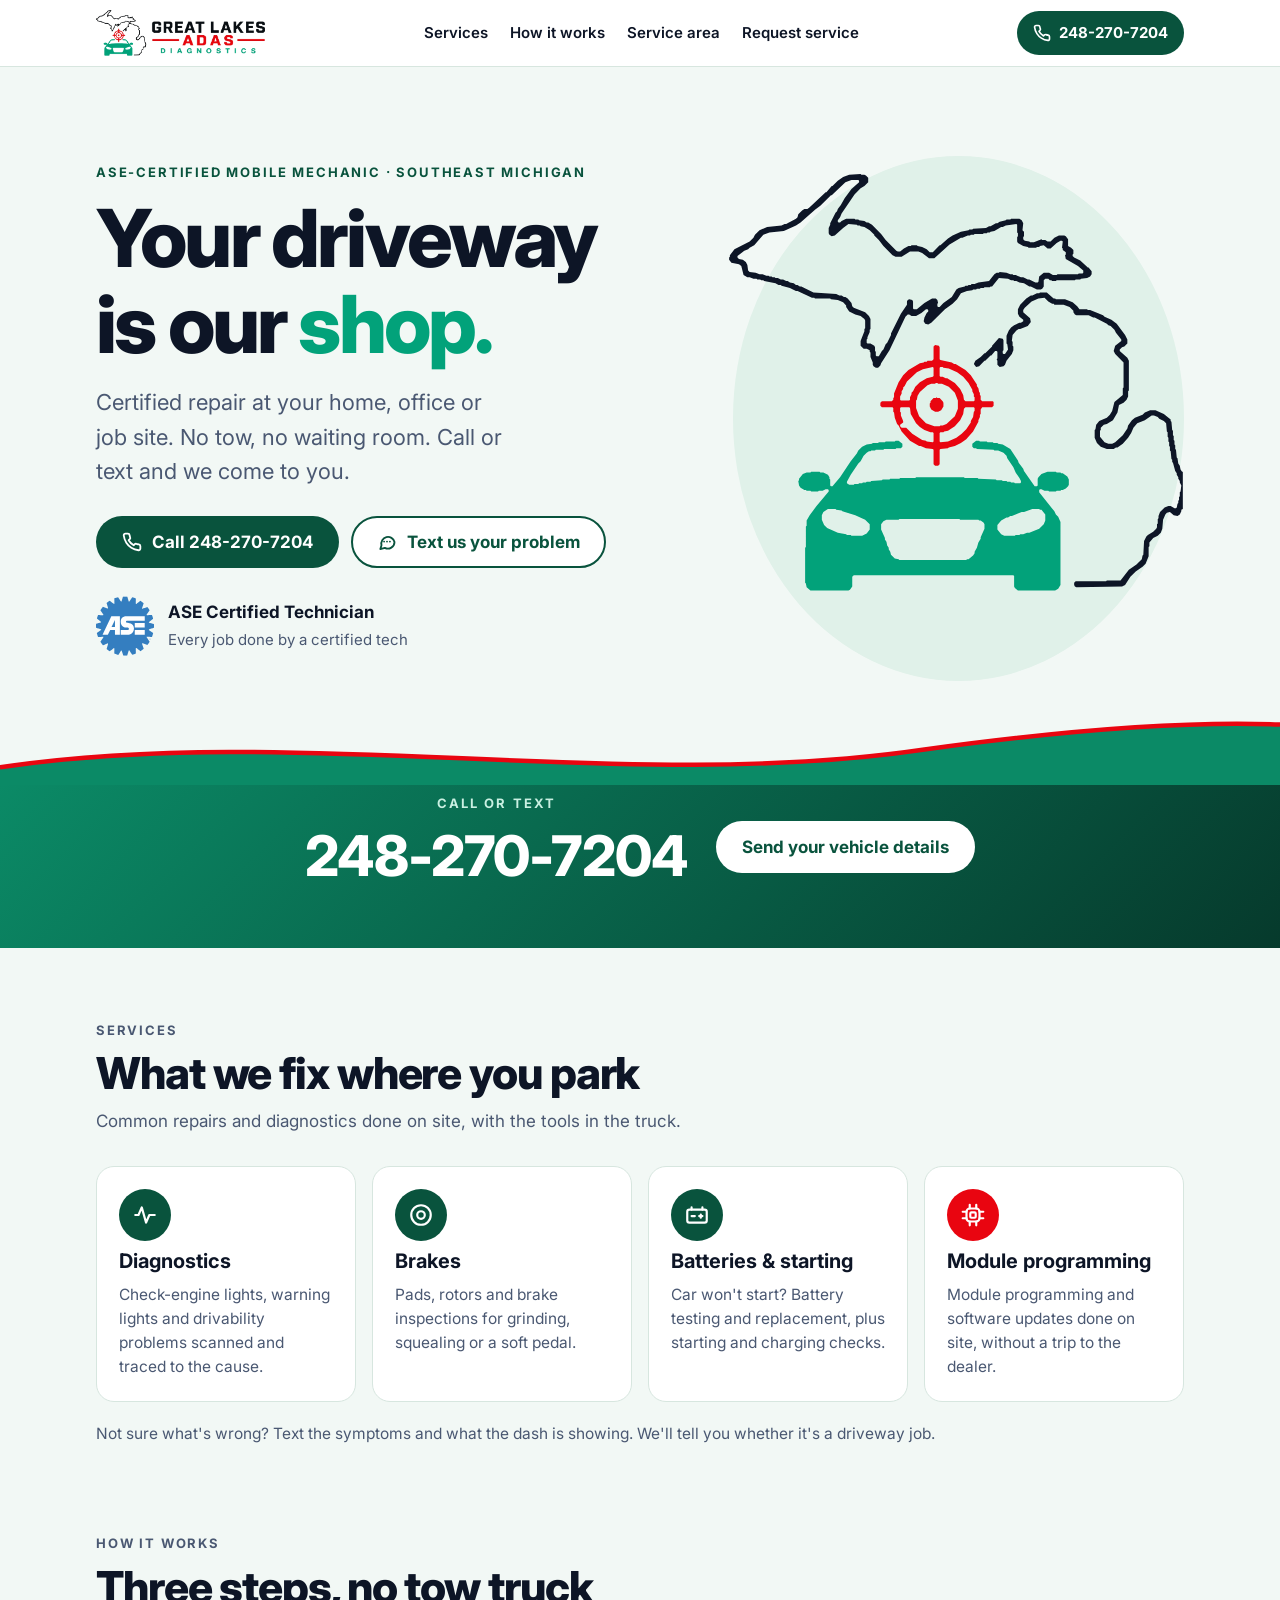
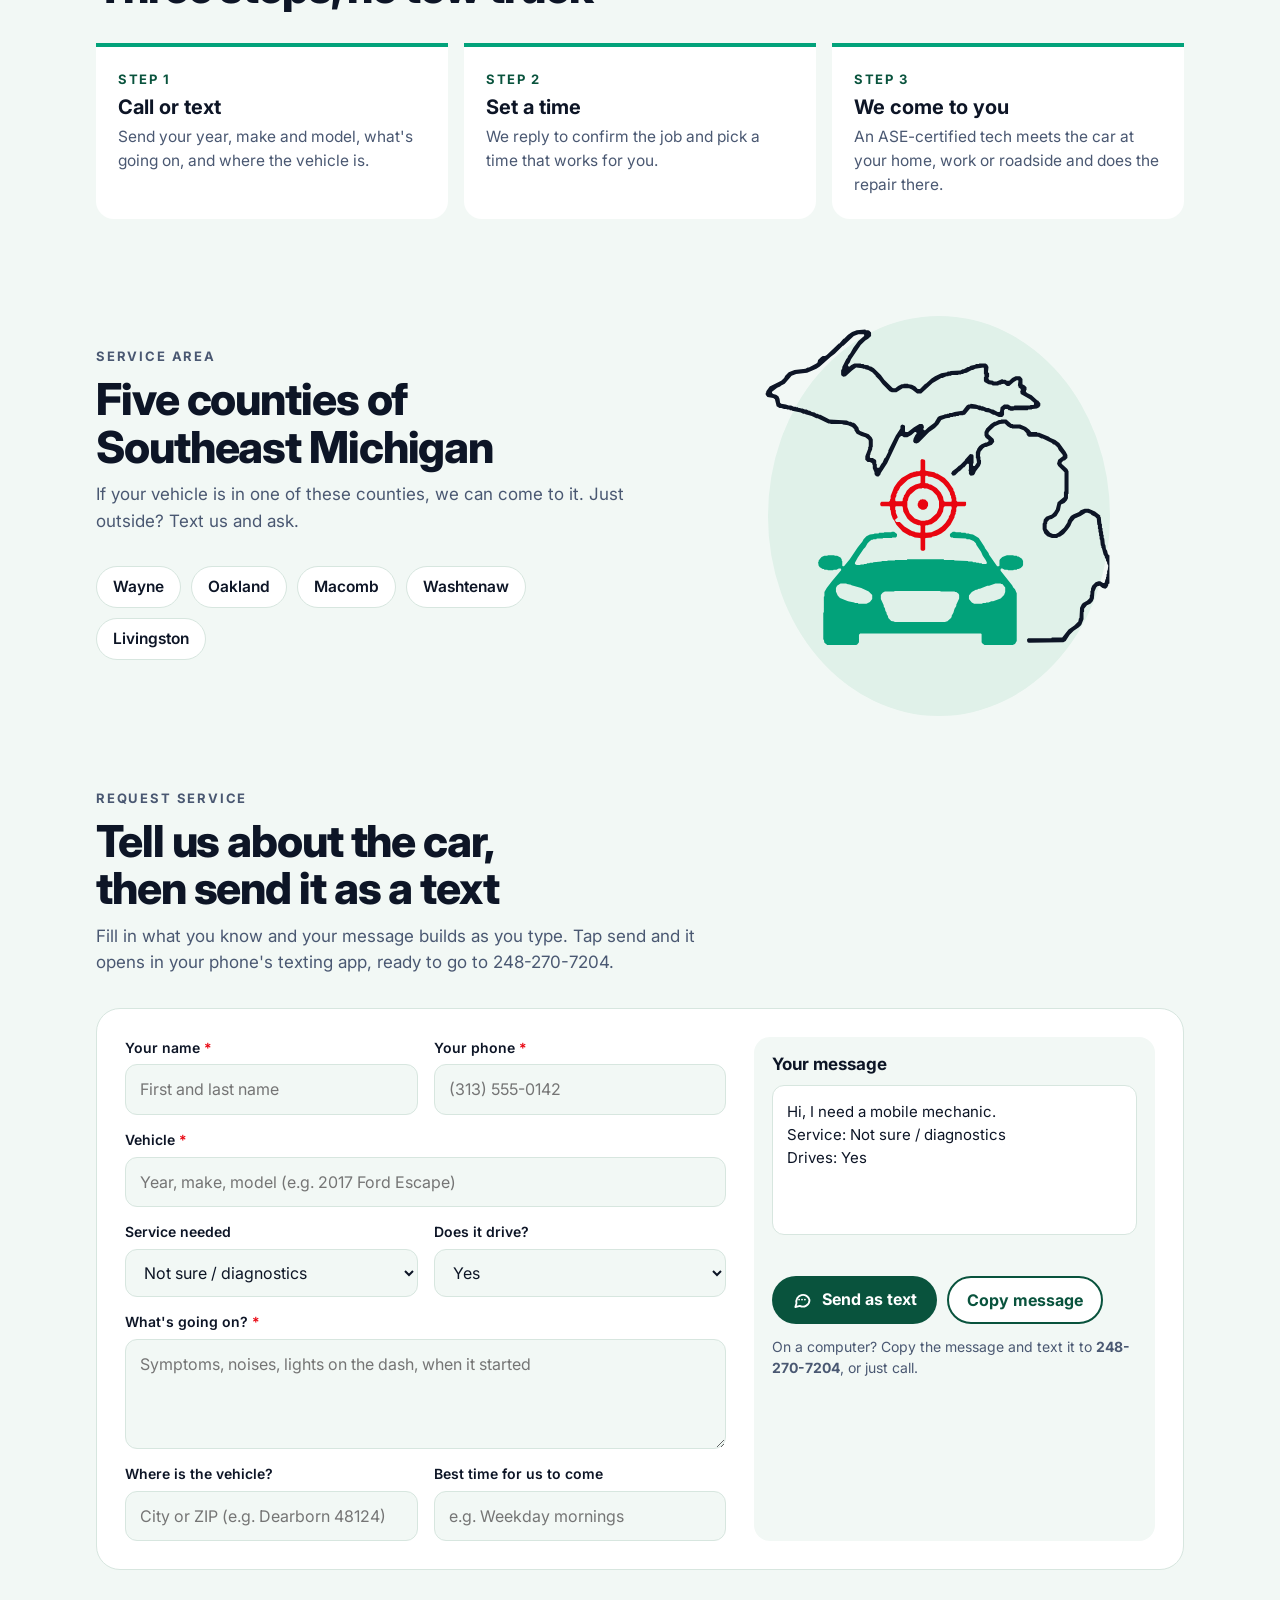
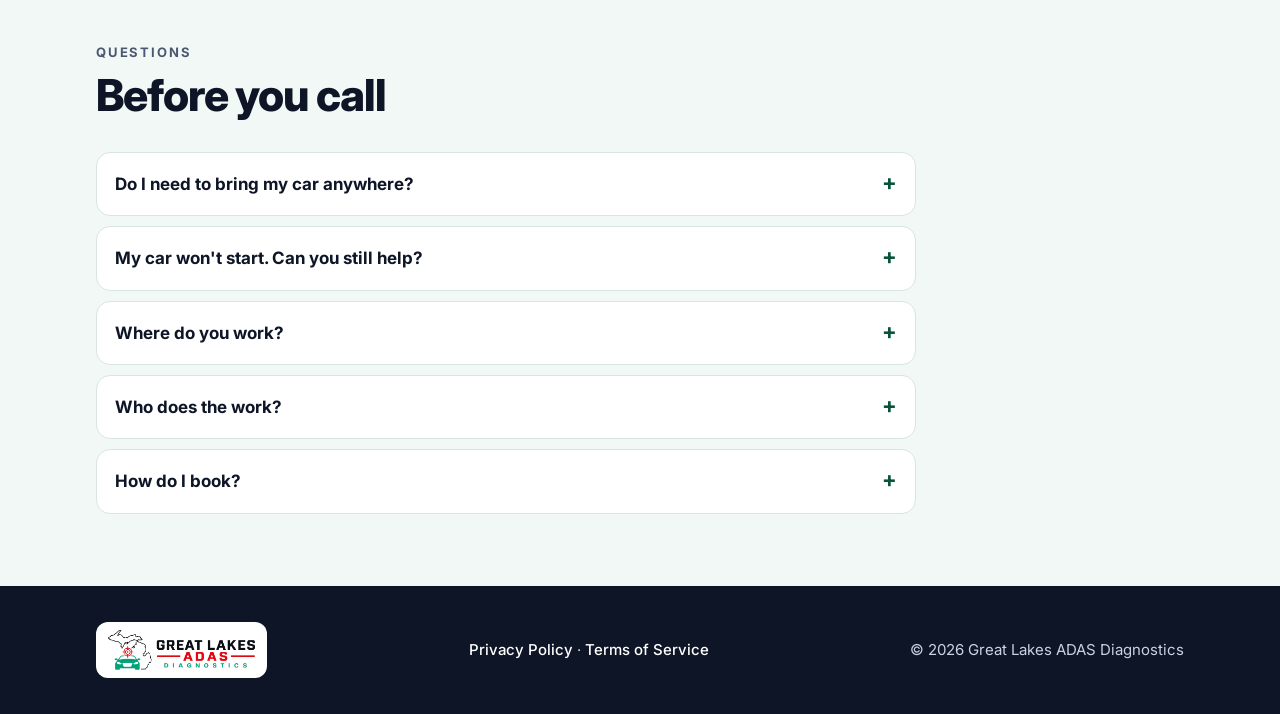
<file: index.html>
<!doctype html>
<html lang="en">
<head>
<meta charset="utf-8">
<meta name="viewport" content="width=device-width, initial-scale=1, viewport-fit=cover">
<title>Mobile Mechanic in Southeast Michigan | ASE Certified | Great Lakes</title>
<meta name="description" content="ASE-certified mobile mechanic serving Wayne, Oakland, Macomb, Washtenaw and Livingston counties. Diagnostics, brakes, batteries and module programming at your home or work. Call or text 248-270-7204.">
<link rel="canonical" href="https://greatlakesmechanic.com/">
<meta property="og:type" content="website">
<meta property="og:site_name" content="Great Lakes Mobile Mechanic">
<meta property="og:title" content="Mobile Mechanic in Southeast Michigan | ASE Certified | Great Lakes">
<meta property="og:description" content="ASE-certified mobile mechanic serving Wayne, Oakland, Macomb, Washtenaw and Livingston counties. Diagnostics, brakes, batteries and module programming at your home or work. Call or text 248-270-7204.">
<meta property="og:url" content="https://greatlakesmechanic.com/">
<meta property="og:image" content="https://greatlakesmechanic.com/og-image.jpg">
<meta property="og:image:width" content="1200">
<meta property="og:image:height" content="628">
<meta name="twitter:card" content="summary_large_image">
<meta name="theme-color" content="#09533d">
<link rel="icon" href="/favicon.ico" sizes="any">
<link rel="icon" href="/icon.svg" type="image/svg+xml">
<link rel="apple-touch-icon" href="/apple-touch-icon.png">
<link rel="manifest" href="/site.webmanifest">
<link rel="preconnect" href="https://fonts.googleapis.com">
<link rel="preconnect" href="https://fonts.gstatic.com" crossorigin>
<link rel="stylesheet" href="https://fonts.googleapis.com/css2?family=Inter:wght@400;500;600;700;800&display=swap">
<link rel="stylesheet" href="/assets/site.css">
<script type="application/ld+json">{"@context": "https://schema.org", "@graph": [{"@type": "AutoRepair", "@id": "https://greatlakesmechanic.com/#business", "name": "Great Lakes ADAS Diagnostics", "alternateName": "Great Lakes Mobile Mechanic", "url": "https://greatlakesmechanic.com/", "telephone": "+1-248-270-7204", "image": "https://greatlakesmechanic.com/og-image.jpg", "logo": "https://greatlakesmechanic.com/assets/great-lakes-logo.png", "description": "ASE-certified mobile mechanic serving Southeast Michigan. Diagnostics, brakes, batteries and module programming at your home, work or roadside.", "areaServed": [{"@type": "AdministrativeArea", "name": "Wayne County, MI"}, {"@type": "AdministrativeArea", "name": "Oakland County, MI"}, {"@type": "AdministrativeArea", "name": "Macomb County, MI"}, {"@type": "AdministrativeArea", "name": "Washtenaw County, MI"}, {"@type": "AdministrativeArea", "name": "Livingston County, MI"}], "knowsAbout": ["Vehicle diagnostics", "Brake repair", "Battery replacement", "Module programming"], "hasCredential": {"@type": "EducationalOccupationalCredential", "credentialCategory": "ASE Certification"}}, {"@type": "WebSite", "@id": "https://greatlakesmechanic.com/#website", "url": "https://greatlakesmechanic.com/", "name": "Great Lakes Mobile Mechanic"}, {"@type": "FAQPage", "mainEntity": [{"@type": "Question", "name": "Do I need to bring my car anywhere?", "acceptedAnswer": {"@type": "Answer", "text": "No. We come to where the car is parked: your driveway, your work lot or the roadside."}}, {"@type": "Question", "name": "My car won't start. Can you still help?", "acceptedAnswer": {"@type": "Answer", "text": "Yes. That's one of the most common calls. Tell us it won't start when you text, and we'll come to it."}}, {"@type": "Question", "name": "Where do you work?", "acceptedAnswer": {"@type": "Answer", "text": "Wayne, Oakland, Macomb, Washtenaw and Livingston counties. If you're just outside, text us and ask."}}, {"@type": "Question", "name": "Who does the work?", "acceptedAnswer": {"@type": "Answer", "text": "An ASE-certified technician handles every job."}}, {"@type": "Question", "name": "How do I book?", "acceptedAnswer": {"@type": "Answer", "text": "Call or text 248-270-7204, or use the form above to build a text with your vehicle details."}}]}]}</script>
<script async src="https://www.googletagmanager.com/gtag/js?id=AW-18550194550"></script>
<script>window.dataLayer=window.dataLayer||[];function gtag(){dataLayer.push(arguments);}gtag('js',new Date());gtag('config','AW-18550194550');</script>
<script>document.addEventListener('click',function(e){var a=e.target.closest&&e.target.closest('a[href^="tel:"],a[href^="sms:"]');if(!a)return;var sms=a.getAttribute('href').indexOf('sms:')===0;
if(window.gtag){var l=sms?'vIFCCKvgiLAdEPaCto1F':'RdRaCKjgiLAdEPaCto1F';if(l)gtag('event','conversion',{send_to:'AW-18550194550/'+l});gtag('event',sms?'text_click':'call_click');}
if(window.fbq)fbq('track','Contact',{method:sms?'text':'call'});},true);</script>
</head>
<body>
<header>
  <div class="wrap bar">
    <a href="/" aria-label="Great Lakes ADAS Diagnostics home"><img src="/assets/great-lakes-logo.png" alt="Great Lakes ADAS Diagnostics" width="1125" height="306"></a>
    <nav aria-label="Main">
      <a href="/#services">Services</a>
      <a href="/#how">How it works</a>
      <a href="/#area">Service area</a>
      <a href="/#request">Request service</a>
    </nav>
    <a class="call" href="tel:+12482707204"><svg width="18" height="18" viewBox="0 0 24 24" fill="none" stroke="currentColor" stroke-width="2.2" stroke-linecap="round" stroke-linejoin="round" aria-hidden="true"><path d="M22 16.9v3a2 2 0 0 1-2.2 2 19.8 19.8 0 0 1-8.6-3.1 19.5 19.5 0 0 1-6-6A19.8 19.8 0 0 1 2.1 4.2 2 2 0 0 1 4.1 2h3a2 2 0 0 1 2 1.7c.1 1 .4 1.9.7 2.8a2 2 0 0 1-.5 2.1L8 9.9a16 16 0 0 0 6 6l1.3-1.3a2 2 0 0 1 2.1-.4c.9.3 1.8.6 2.8.7a2 2 0 0 1 1.7 2z"/></svg><span>248-270-7204</span></a>
  </div>
</header>
<main id="top">
  <section class="hero">
    <div class="wrap hero-grid">
      <div>
        <p class="eyebrow">ASE-certified mobile mechanic · Southeast Michigan</p>
        <h1>Your driveway is our <em>shop.</em></h1>
        <p class="lead">Certified repair at your home, office or job site. No tow, no waiting room. Call or text and we come to you.</p>
        <div class="actions">
          <a class="btn primary" href="tel:+12482707204"><svg viewBox="0 0 24 24" fill="none" stroke="currentColor" stroke-width="2.2" stroke-linecap="round" stroke-linejoin="round" aria-hidden="true"><path d="M22 16.9v3a2 2 0 0 1-2.2 2 19.8 19.8 0 0 1-8.6-3.1 19.5 19.5 0 0 1-6-6A19.8 19.8 0 0 1 2.1 4.2 2 2 0 0 1 4.1 2h3a2 2 0 0 1 2 1.7c.1 1 .4 1.9.7 2.8a2 2 0 0 1-.5 2.1L8 9.9a16 16 0 0 0 6 6l1.3-1.3a2 2 0 0 1 2.1-.4c.9.3 1.8.6 2.8.7a2 2 0 0 1 1.7 2z"/></svg>Call 248-270-7204</a>
          <a class="btn ghost" href="/#request"><svg viewBox="0 0 24 24" fill="none" stroke="currentColor" stroke-width="2.2" stroke-linecap="round" stroke-linejoin="round" aria-hidden="true"><path d="M21 12a8 8 0 0 1-11.6 7.1L4 20.5l1.4-4.6A8 8 0 1 1 21 12z"/><path d="M8.5 11.5h.01M12 11.5h.01M15.5 11.5h.01"/></svg>Text us your problem</a>
        </div>
        <div class="cred">
          <img src="/assets/ase-certified.svg" alt="ASE Certified" width="58" height="60">
          <div><b>ASE Certified Technician</b><span>Every job done by a certified tech</span></div>
        </div>
      </div>
      <div class="hero-art" aria-hidden="true">
        <div class="disc"></div>
        <svg viewBox="0 0 660 725" xmlns="http://www.w3.org/2000/svg"><path fill-rule="evenodd" fill="#0d1526" d="M467 224 L461 227 L459 227 L453 231 L445 239 L442 245 L442 251 L444 255 L449 259 L449 261 L446 263 L444 263 L437 266 L433 269 L430 273 L427 280 L427 290 L428 291 L429 298 L425 304 L423 304 L422 303 L422 300 L423 299 L423 286 L422 284 L417 283 L408 293 L408 294 L399 303 L398 303 L393 308 L386 313 L384 317 L387 321 L391 320 L398 313 L399 313 L406 306 L407 306 L412 300 L414 300 L415 301 L415 310 L414 311 L415 313 L415 318 L418 321 L423 320 L425 318 L427 313 L434 304 L436 299 L436 294 L435 293 L435 288 L434 287 L435 279 L440 273 L443 271 L445 271 L455 267 L459 262 L458 257 L449 249 L449 246 L451 243 L460 235 L469 231 L477 230 L482 235 L487 238 L489 238 L490 239 L502 239 L510 242 L515 247 L515 249 L517 252 L519 253 L535 253 L541 256 L543 256 L559 264 L561 266 L564 267 L569 272 L571 276 L578 285 L578 287 L570 293 L568 300 L570 304 L581 315 L581 348 L580 349 L580 358 L569 367 L566 379 L563 384 L559 388 L549 392 L545 397 L544 403 L543 404 L543 414 L546 421 L551 426 L559 429 L568 429 L571 427 L573 427 L580 422 L587 414 L591 408 L594 401 L599 395 L609 391 L618 385 L621 385 L626 387 L628 389 L634 392 L637 395 L638 406 L639 407 L639 413 L640 414 L640 419 L641 420 L641 425 L642 426 L642 431 L643 432 L644 442 L645 443 L645 446 L646 447 L649 458 L651 461 L651 463 L653 466 L653 468 L655 471 L655 473 L657 477 L656 485 L655 486 L655 491 L654 492 L654 496 L653 497 L653 500 L652 501 L651 506 L650 507 L648 507 L643 504 L640 504 L635 506 L629 512 L627 517 L627 520 L626 521 L626 527 L625 528 L625 532 L624 534 L620 538 L613 542 L611 544 L608 550 L607 568 L606 569 L605 574 L598 581 L588 588 L577 602 L559 602 L558 603 L518 603 L516 605 L516 608 L517 610 L519 611 L579 610 L583 608 L590 597 L597 590 L606 584 L610 580 L614 570 L614 558 L615 557 L615 552 L620 546 L626 543 L630 539 L632 534 L633 522 L636 515 L638 513 L642 512 L647 516 L652 517 L655 515 L657 511 L657 509 L659 508 L659 459 L658 459 L656 456 L655 451 L653 448 L652 441 L651 440 L650 430 L649 429 L649 424 L648 423 L648 418 L647 417 L647 412 L646 411 L646 405 L645 404 L644 393 L643 392 L643 390 L634 383 L623 378 L616 378 L609 381 L606 384 L596 388 L592 391 L587 398 L586 402 L580 411 L570 420 L566 422 L561 422 L556 420 L550 413 L550 405 L551 404 L551 401 L555 397 L559 396 L567 391 L573 381 L575 371 L581 368 L585 364 L587 360 L587 353 L588 352 L588 313 L586 309 L576 300 L576 298 L579 295 L582 294 L586 290 L586 285 L583 279 L572 264 L565 259 L556 255 L554 253 L537 246 L534 246 L533 245 L523 245 L520 241 L514 236 L504 232 L492 232 L491 231 L489 231 L480 223 L471 223 L470 224ZM62 177 L62 180 L65 184 L75 186 L78 188 L81 200 L86 203 L89 203 L94 205 L98 205 L99 206 L103 206 L104 207 L107 207 L108 208 L123 211 L127 213 L130 213 L131 214 L142 217 L150 221 L152 221 L171 230 L174 230 L175 231 L195 231 L196 232 L205 233 L212 236 L216 240 L216 242 L220 248 L228 252 L235 254 L240 258 L241 260 L241 270 L240 271 L240 274 L235 287 L235 293 L239 297 L243 297 L247 299 L247 301 L248 302 L248 308 L251 315 L251 318 L252 320 L255 322 L258 322 L261 319 L262 316 L273 299 L294 255 L297 252 L299 252 L302 254 L308 254 L315 250 L321 245 L323 245 L324 246 L324 248 L322 250 L319 256 L318 261 L320 264 L324 265 L328 263 L346 245 L356 238 L362 232 L367 224 L375 221 L382 220 L383 219 L387 219 L388 218 L392 218 L393 217 L397 217 L398 216 L405 216 L406 215 L408 215 L417 204 L429 205 L433 207 L436 207 L437 208 L440 208 L444 210 L450 211 L457 215 L459 215 L467 219 L472 219 L474 218 L476 215 L476 207 L478 205 L482 205 L484 207 L486 207 L487 208 L492 208 L493 207 L517 207 L518 206 L524 206 L525 205 L533 204 L537 202 L539 199 L539 195 L535 190 L534 190 L524 181 L516 177 L514 175 L514 173 L515 172 L515 167 L512 164 L508 162 L508 153 L505 149 L503 148 L496 148 L490 151 L485 156 L481 156 L478 154 L474 154 L473 153 L463 157 L458 157 L457 156 L451 155 L449 153 L449 150 L450 149 L450 143 L448 141 L449 132 L447 128 L444 126 L433 126 L432 127 L427 127 L426 128 L418 130 L415 132 L413 132 L406 136 L404 136 L400 138 L383 139 L382 140 L378 140 L377 141 L367 143 L356 148 L350 152 L340 161 L339 161 L330 170 L326 170 L322 166 L316 163 L310 162 L309 161 L302 161 L301 162 L298 162 L292 165 L287 169 L284 169 L282 168 L268 154 L262 146 L250 134 L245 131 L243 131 L240 129 L233 128 L232 127 L228 127 L227 126 L216 126 L210 129 L208 131 L206 131 L205 130 L205 128 L208 124 L210 119 L227 94 L235 86 L240 83 L245 78 L245 72 L242 69 L240 68 L236 68 L235 67 L220 68 L212 71 L205 76 L198 83 L197 83 L190 91 L189 91 L168 111 L165 113 L161 113 L158 115 L153 120 L152 124 L150 126 L137 133 L135 133 L131 135 L112 137 L102 141 L96 147 L94 151 L89 156 L69 166 L63 174 L63 176ZM73 175 L82 168 L87 166 L89 164 L95 161 L107 147 L115 144 L134 142 L150 135 L156 131 L175 114 L182 109 L196 95 L197 95 L215 78 L223 75 L232 75 L233 76 L233 78 L223 87 L214 99 L209 108 L205 113 L204 116 L202 118 L195 132 L195 134 L193 138 L193 145 L194 147 L197 149 L201 148 L212 138 L219 133 L230 134 L231 135 L234 135 L235 136 L240 137 L247 141 L253 147 L253 148 L259 154 L265 162 L277 174 L281 176 L289 176 L300 169 L311 169 L316 171 L325 178 L332 178 L352 160 L367 151 L369 151 L376 148 L379 148 L380 147 L384 147 L385 146 L396 146 L397 145 L401 145 L402 144 L405 144 L406 143 L411 142 L420 137 L422 137 L426 135 L440 133 L441 134 L441 144 L442 145 L442 149 L441 150 L441 156 L442 158 L449 162 L455 163 L456 164 L466 164 L467 163 L470 163 L471 162 L476 161 L481 165 L485 165 L493 158 L498 155 L500 155 L501 156 L500 164 L501 165 L501 167 L505 170 L505 173 L504 174 L505 179 L521 188 L528 194 L528 197 L527 198 L522 198 L521 199 L494 199 L493 200 L488 200 L483 197 L476 197 L470 202 L469 209 L468 210 L465 210 L457 206 L455 206 L449 203 L446 203 L439 200 L436 200 L435 199 L432 199 L427 197 L418 196 L417 197 L414 197 L411 199 L404 208 L390 210 L385 212 L381 212 L380 213 L377 213 L376 214 L373 214 L372 215 L364 217 L361 219 L355 229 L344 237 L339 242 L337 242 L336 241 L336 238 L337 237 L336 233 L334 231 L329 231 L319 237 L309 245 L305 245 L304 244 L304 235 L303 233 L299 232 L297 233 L296 235 L296 239 L288 251 L275 277 L275 279 L270 289 L268 291 L265 298 L263 300 L259 307 L256 307 L255 306 L255 301 L254 300 L254 295 L253 293 L248 290 L244 290 L243 289 L243 285 L244 284 L244 282 L247 275 L247 272 L248 271 L248 258 L246 254 L241 249 L226 243 L224 241 L223 237 L218 231 L215 229 L213 229 L210 227 L207 227 L203 225 L173 223 L157 215 L155 215 L152 213 L150 213 L147 211 L142 210 L139 208 L137 208 L133 206 L130 206 L126 204 L123 204 L122 203 L119 203 L118 202 L115 202 L114 201 L111 201 L106 199 L102 199 L97 197 L89 196 L87 194 L86 187 L84 183 L80 180 L75 179 L73 177Z"/><path fill-rule="evenodd" fill="#e90510" d="M335 361 L334 362 L331 362 L327 366 L327 368 L326 369 L326 373 L328 377 L333 380 L337 380 L341 378 L344 373 L344 368 L343 366 L339 362 L336 362ZM333 292 L331 294 L331 311 L329 313 L323 313 L322 314 L319 314 L318 315 L313 316 L298 325 L291 332 L285 341 L279 356 L279 361 L278 362 L278 364 L276 366 L263 366 L261 368 L261 372 L263 374 L277 374 L278 375 L278 380 L279 381 L280 388 L283 396 L285 398 L289 406 L300 418 L312 425 L314 425 L321 428 L330 429 L331 430 L331 449 L333 451 L337 451 L339 449 L339 430 L340 429 L350 428 L351 427 L359 425 L367 421 L374 416 L383 406 L390 393 L390 391 L392 387 L392 384 L393 383 L393 377 L395 374 L408 374 L410 372 L410 367 L409 366 L395 366 L393 364 L393 359 L392 358 L392 355 L391 354 L390 349 L388 346 L388 344 L380 332 L373 325 L360 317 L358 317 L355 315 L340 312 L339 311 L339 295 L338 293ZM384 374 L385 375 L385 379 L384 380 L383 387 L380 392 L380 394 L374 403 L368 409 L361 414 L350 419 L340 420 L339 419 L339 408 L340 407 L344 407 L345 406 L350 405 L359 399 L366 391 L370 383 L371 376 L373 374ZM288 374 L299 374 L300 375 L301 383 L308 395 L313 400 L319 404 L327 407 L330 407 L331 408 L331 419 L330 420 L322 419 L321 418 L316 417 L303 409 L295 401 L289 401 L287 399 L287 397 L291 394 L291 392 L288 385 L288 381 L287 380 L287 375ZM334 342 L336 342 L337 343 L342 343 L351 347 L359 355 L363 365 L363 376 L359 386 L348 396 L343 398 L340 398 L339 399 L332 399 L321 395 L312 386 L308 375 L308 365 L309 364 L310 359 L313 354 L323 345 L328 343 L333 343ZM339 322 L340 321 L343 321 L344 322 L351 323 L362 328 L370 334 L377 342 L382 351 L382 353 L384 357 L384 360 L385 361 L385 365 L384 366 L373 366 L371 364 L370 358 L366 350 L359 342 L349 336 L347 336 L343 334 L340 334 L339 333ZM330 321 L331 322 L331 333 L330 334 L322 336 L313 341 L307 347 L304 353 L302 355 L302 357 L300 361 L300 364 L299 365 L288 365 L287 364 L287 360 L289 356 L289 353 L291 350 L291 348 L293 346 L296 340 L309 328 L317 324Z"/><path fill-rule="evenodd" fill="#02a27a" d="M154 468 L154 470 L153 471 L154 477 L156 480 L161 483 L163 483 L164 484 L169 484 L170 485 L179 485 L180 484 L185 484 L189 482 L192 482 L193 483 L193 485 L177 504 L168 516 L164 523 L164 530 L163 531 L163 558 L162 559 L162 605 L163 606 L164 611 L169 615 L219 615 L221 614 L224 610 L224 597 L226 595 L436 595 L437 596 L437 610 L438 612 L442 615 L491 615 L495 613 L498 608 L498 525 L495 518 L492 515 L490 511 L470 486 L470 483 L471 482 L473 482 L477 484 L482 484 L483 485 L492 485 L493 484 L498 484 L499 483 L501 483 L505 481 L508 478 L509 476 L509 469 L507 465 L501 461 L499 461 L498 460 L493 460 L492 459 L481 459 L473 462 L469 466 L468 468 L468 477 L467 478 L464 478 L450 458 L449 455 L443 447 L442 444 L432 429 L422 423 L416 422 L415 421 L410 421 L409 420 L402 420 L401 419 L392 419 L391 418 L387 418 L382 422 L382 426 L384 428 L387 428 L388 429 L410 430 L411 431 L416 431 L423 434 L427 438 L428 441 L436 453 L439 460 L444 467 L446 471 L446 473 L445 474 L438 474 L437 473 L433 473 L432 472 L428 472 L427 471 L422 471 L421 470 L414 470 L413 469 L390 468 L389 467 L372 467 L371 466 L308 466 L307 467 L287 467 L286 468 L274 468 L273 469 L264 469 L263 470 L249 471 L248 472 L243 472 L242 473 L238 473 L237 474 L233 474 L232 475 L227 475 L226 476 L220 476 L217 474 L217 472 L222 463 L232 448 L235 445 L239 438 L243 434 L246 432 L248 432 L249 431 L254 431 L255 430 L265 430 L266 429 L281 429 L282 428 L288 428 L290 426 L290 422 L285 418 L281 418 L280 419 L268 419 L267 420 L259 420 L258 421 L251 421 L250 422 L243 423 L237 426 L232 431 L230 435 L222 445 L208 466 L198 478 L196 478 L195 477 L195 469 L194 468 L194 466 L192 463 L186 460 L182 460 L181 459 L170 459 L169 460 L164 460 L159 462ZM262 528 L265 524 L269 522 L285 522 L286 521 L365 521 L366 522 L390 522 L391 523 L393 523 L397 526 L398 528 L398 534 L393 545 L393 547 L390 552 L388 559 L385 564 L385 566 L383 569 L377 574 L375 574 L374 575 L286 575 L285 574 L280 573 L275 568 L274 564 L272 561 L272 559 L270 556 L269 551 L267 548 L267 546 L262 535ZM478 515 L478 523 L476 528 L470 534 L457 539 L454 539 L449 541 L445 541 L444 542 L439 542 L438 543 L424 543 L420 541 L415 535 L415 529 L420 523 L427 519 L429 519 L432 517 L434 517 L447 512 L450 512 L461 508 L470 508 L471 509 L473 509ZM184 516 L186 512 L192 508 L202 508 L203 509 L210 510 L211 511 L228 516 L241 522 L247 528 L247 535 L243 540 L237 543 L223 543 L222 542 L217 542 L216 541 L205 539 L191 533 L187 529 L184 522Z"/></svg>
      </div>
    </div>
    <svg class="wave" viewBox="0 0 1440 90" preserveAspectRatio="none" aria-hidden="true"><path d="M0 70 C 340 20 700 100 1040 50 C 1200 28 1340 18 1440 22 L1440 90 L0 90 Z" fill="#0b8a66"/><path d="M0 70 C 340 20 700 100 1040 50 C 1200 28 1340 18 1440 22" fill="none" stroke="#e90510" stroke-width="5"/></svg>
  </section>

  <div class="band">
    <div class="wrap">
      <div class="callstrip">
        <div><div class="lbl">CALL OR TEXT</div><a class="num" href="tel:+12482707204">248-270-7204</a></div>
        <a class="btn light" href="/#request">Send your vehicle details</a>
      </div>
    </div>
  </div>

  <section class="block" id="services">
    <div class="wrap">
      <div class="head">
        <p class="eyebrow">Services</p>
        <h2>What we fix where you park</h2>
        <p>Common repairs and diagnostics done on site, with the tools in the truck.</p>
      </div>
      <div class="services">
        <article class="svc"><div class="ic"><svg viewBox="0 0 24 24" fill="none" stroke-width="2" stroke-linecap="round" stroke-linejoin="round" aria-hidden="true"><path d="M3 12h3l3-7 4 14 3-7h5"/></svg></div><h3><a href="/services/mobile-diagnostics/" style="color:inherit;text-decoration:none">Diagnostics</a></h3><p>Check-engine lights, warning lights and drivability problems scanned and traced to the cause.</p></article>
        <article class="svc"><div class="ic"><svg viewBox="0 0 24 24" fill="none" stroke-width="2" stroke-linecap="round" stroke-linejoin="round" aria-hidden="true"><circle cx="12" cy="12" r="9"/><circle cx="12" cy="12" r="3.5"/></svg></div><h3><a href="/services/mobile-brake-repair/" style="color:inherit;text-decoration:none">Brakes</a></h3><p>Pads, rotors and brake inspections for grinding, squealing or a soft pedal.</p></article>
        <article class="svc"><div class="ic"><svg viewBox="0 0 24 24" fill="none" stroke-width="2" stroke-linecap="round" stroke-linejoin="round" aria-hidden="true"><rect x="3" y="7" width="18" height="12" rx="2"/><path d="M7 7V5M17 7V5M7 13h3M15.5 11.5v3M14 13h3"/></svg></div><h3><a href="/services/mobile-battery-replacement/" style="color:inherit;text-decoration:none">Batteries &amp; starting</a></h3><p>Car won't start? Battery testing and replacement, plus starting and charging checks.</p></article>
        <article class="svc"><div class="ic red"><svg viewBox="0 0 24 24" fill="none" stroke-width="2" stroke-linecap="round" stroke-linejoin="round" aria-hidden="true"><rect x="6" y="6" width="12" height="12" rx="3"/><rect x="9.5" y="9.5" width="5" height="5" rx="1"/><path d="M9 2.5v3.5M15 2.5v3.5M9 18v3.5M15 18v3.5M2.5 9h3.5M2.5 15h3.5M18 9h3.5M18 15h3.5"/></svg></div><h3><a href="/services/module-programming/" style="color:inherit;text-decoration:none">Module programming</a></h3><p>Module programming and software updates done on site, without a trip to the dealer.</p></article>
      </div>
      <p class="note">Not sure what's wrong? Text the symptoms and what the dash is showing. We'll tell you whether it's a driveway job.</p>
    </div>
  </section>

  <section class="block" id="how" style="padding-top:0">
    <div class="wrap">
      <div class="head">
        <p class="eyebrow">How it works</p>
        <h2>Three steps, no tow truck</h2>
      </div>
      <ol class="steps">
        <li><h3>Call or text</h3><p>Send your year, make and model, what's going on, and where the vehicle is.</p></li>
        <li><h3>Set a time</h3><p>We reply to confirm the job and pick a time that works for you.</p></li>
        <li><h3>We come to you</h3><p>An ASE-certified tech meets the car at your home, work or roadside and does the repair there.</p></li>
      </ol>
    </div>
  </section>

  <section class="block" id="area" style="padding-top:0">
    <div class="wrap area">
      <div>
        <div class="head">
          <p class="eyebrow">Service area</p>
          <h2>Five counties of Southeast Michigan</h2>
          <p>If your vehicle is in one of these counties, we can come to it. Just outside? Text us and ask.</p>
        </div>
        <ul class="counties">
          <li><a href="/areas/wayne-county/" style="color:inherit;text-decoration:none">Wayne</a></li><li><a href="/areas/oakland-county/" style="color:inherit;text-decoration:none">Oakland</a></li><li><a href="/areas/macomb-county/" style="color:inherit;text-decoration:none">Macomb</a></li><li><a href="/areas/washtenaw-county/" style="color:inherit;text-decoration:none">Washtenaw</a></li><li><a href="/areas/livingston-county/" style="color:inherit;text-decoration:none">Livingston</a></li>
        </ul>
      </div>
      <div class="hero-art" aria-hidden="true" style="max-width:380px;justify-self:center;width:100%">
        <div class="disc"></div>
        <svg viewBox="0 0 660 725" xmlns="http://www.w3.org/2000/svg"><path fill-rule="evenodd" fill="#0d1526" d="M467 224 L461 227 L459 227 L453 231 L445 239 L442 245 L442 251 L444 255 L449 259 L449 261 L446 263 L444 263 L437 266 L433 269 L430 273 L427 280 L427 290 L428 291 L429 298 L425 304 L423 304 L422 303 L422 300 L423 299 L423 286 L422 284 L417 283 L408 293 L408 294 L399 303 L398 303 L393 308 L386 313 L384 317 L387 321 L391 320 L398 313 L399 313 L406 306 L407 306 L412 300 L414 300 L415 301 L415 310 L414 311 L415 313 L415 318 L418 321 L423 320 L425 318 L427 313 L434 304 L436 299 L436 294 L435 293 L435 288 L434 287 L435 279 L440 273 L443 271 L445 271 L455 267 L459 262 L458 257 L449 249 L449 246 L451 243 L460 235 L469 231 L477 230 L482 235 L487 238 L489 238 L490 239 L502 239 L510 242 L515 247 L515 249 L517 252 L519 253 L535 253 L541 256 L543 256 L559 264 L561 266 L564 267 L569 272 L571 276 L578 285 L578 287 L570 293 L568 300 L570 304 L581 315 L581 348 L580 349 L580 358 L569 367 L566 379 L563 384 L559 388 L549 392 L545 397 L544 403 L543 404 L543 414 L546 421 L551 426 L559 429 L568 429 L571 427 L573 427 L580 422 L587 414 L591 408 L594 401 L599 395 L609 391 L618 385 L621 385 L626 387 L628 389 L634 392 L637 395 L638 406 L639 407 L639 413 L640 414 L640 419 L641 420 L641 425 L642 426 L642 431 L643 432 L644 442 L645 443 L645 446 L646 447 L649 458 L651 461 L651 463 L653 466 L653 468 L655 471 L655 473 L657 477 L656 485 L655 486 L655 491 L654 492 L654 496 L653 497 L653 500 L652 501 L651 506 L650 507 L648 507 L643 504 L640 504 L635 506 L629 512 L627 517 L627 520 L626 521 L626 527 L625 528 L625 532 L624 534 L620 538 L613 542 L611 544 L608 550 L607 568 L606 569 L605 574 L598 581 L588 588 L577 602 L559 602 L558 603 L518 603 L516 605 L516 608 L517 610 L519 611 L579 610 L583 608 L590 597 L597 590 L606 584 L610 580 L614 570 L614 558 L615 557 L615 552 L620 546 L626 543 L630 539 L632 534 L633 522 L636 515 L638 513 L642 512 L647 516 L652 517 L655 515 L657 511 L657 509 L659 508 L659 459 L658 459 L656 456 L655 451 L653 448 L652 441 L651 440 L650 430 L649 429 L649 424 L648 423 L648 418 L647 417 L647 412 L646 411 L646 405 L645 404 L644 393 L643 392 L643 390 L634 383 L623 378 L616 378 L609 381 L606 384 L596 388 L592 391 L587 398 L586 402 L580 411 L570 420 L566 422 L561 422 L556 420 L550 413 L550 405 L551 404 L551 401 L555 397 L559 396 L567 391 L573 381 L575 371 L581 368 L585 364 L587 360 L587 353 L588 352 L588 313 L586 309 L576 300 L576 298 L579 295 L582 294 L586 290 L586 285 L583 279 L572 264 L565 259 L556 255 L554 253 L537 246 L534 246 L533 245 L523 245 L520 241 L514 236 L504 232 L492 232 L491 231 L489 231 L480 223 L471 223 L470 224ZM62 177 L62 180 L65 184 L75 186 L78 188 L81 200 L86 203 L89 203 L94 205 L98 205 L99 206 L103 206 L104 207 L107 207 L108 208 L123 211 L127 213 L130 213 L131 214 L142 217 L150 221 L152 221 L171 230 L174 230 L175 231 L195 231 L196 232 L205 233 L212 236 L216 240 L216 242 L220 248 L228 252 L235 254 L240 258 L241 260 L241 270 L240 271 L240 274 L235 287 L235 293 L239 297 L243 297 L247 299 L247 301 L248 302 L248 308 L251 315 L251 318 L252 320 L255 322 L258 322 L261 319 L262 316 L273 299 L294 255 L297 252 L299 252 L302 254 L308 254 L315 250 L321 245 L323 245 L324 246 L324 248 L322 250 L319 256 L318 261 L320 264 L324 265 L328 263 L346 245 L356 238 L362 232 L367 224 L375 221 L382 220 L383 219 L387 219 L388 218 L392 218 L393 217 L397 217 L398 216 L405 216 L406 215 L408 215 L417 204 L429 205 L433 207 L436 207 L437 208 L440 208 L444 210 L450 211 L457 215 L459 215 L467 219 L472 219 L474 218 L476 215 L476 207 L478 205 L482 205 L484 207 L486 207 L487 208 L492 208 L493 207 L517 207 L518 206 L524 206 L525 205 L533 204 L537 202 L539 199 L539 195 L535 190 L534 190 L524 181 L516 177 L514 175 L514 173 L515 172 L515 167 L512 164 L508 162 L508 153 L505 149 L503 148 L496 148 L490 151 L485 156 L481 156 L478 154 L474 154 L473 153 L463 157 L458 157 L457 156 L451 155 L449 153 L449 150 L450 149 L450 143 L448 141 L449 132 L447 128 L444 126 L433 126 L432 127 L427 127 L426 128 L418 130 L415 132 L413 132 L406 136 L404 136 L400 138 L383 139 L382 140 L378 140 L377 141 L367 143 L356 148 L350 152 L340 161 L339 161 L330 170 L326 170 L322 166 L316 163 L310 162 L309 161 L302 161 L301 162 L298 162 L292 165 L287 169 L284 169 L282 168 L268 154 L262 146 L250 134 L245 131 L243 131 L240 129 L233 128 L232 127 L228 127 L227 126 L216 126 L210 129 L208 131 L206 131 L205 130 L205 128 L208 124 L210 119 L227 94 L235 86 L240 83 L245 78 L245 72 L242 69 L240 68 L236 68 L235 67 L220 68 L212 71 L205 76 L198 83 L197 83 L190 91 L189 91 L168 111 L165 113 L161 113 L158 115 L153 120 L152 124 L150 126 L137 133 L135 133 L131 135 L112 137 L102 141 L96 147 L94 151 L89 156 L69 166 L63 174 L63 176ZM73 175 L82 168 L87 166 L89 164 L95 161 L107 147 L115 144 L134 142 L150 135 L156 131 L175 114 L182 109 L196 95 L197 95 L215 78 L223 75 L232 75 L233 76 L233 78 L223 87 L214 99 L209 108 L205 113 L204 116 L202 118 L195 132 L195 134 L193 138 L193 145 L194 147 L197 149 L201 148 L212 138 L219 133 L230 134 L231 135 L234 135 L235 136 L240 137 L247 141 L253 147 L253 148 L259 154 L265 162 L277 174 L281 176 L289 176 L300 169 L311 169 L316 171 L325 178 L332 178 L352 160 L367 151 L369 151 L376 148 L379 148 L380 147 L384 147 L385 146 L396 146 L397 145 L401 145 L402 144 L405 144 L406 143 L411 142 L420 137 L422 137 L426 135 L440 133 L441 134 L441 144 L442 145 L442 149 L441 150 L441 156 L442 158 L449 162 L455 163 L456 164 L466 164 L467 163 L470 163 L471 162 L476 161 L481 165 L485 165 L493 158 L498 155 L500 155 L501 156 L500 164 L501 165 L501 167 L505 170 L505 173 L504 174 L505 179 L521 188 L528 194 L528 197 L527 198 L522 198 L521 199 L494 199 L493 200 L488 200 L483 197 L476 197 L470 202 L469 209 L468 210 L465 210 L457 206 L455 206 L449 203 L446 203 L439 200 L436 200 L435 199 L432 199 L427 197 L418 196 L417 197 L414 197 L411 199 L404 208 L390 210 L385 212 L381 212 L380 213 L377 213 L376 214 L373 214 L372 215 L364 217 L361 219 L355 229 L344 237 L339 242 L337 242 L336 241 L336 238 L337 237 L336 233 L334 231 L329 231 L319 237 L309 245 L305 245 L304 244 L304 235 L303 233 L299 232 L297 233 L296 235 L296 239 L288 251 L275 277 L275 279 L270 289 L268 291 L265 298 L263 300 L259 307 L256 307 L255 306 L255 301 L254 300 L254 295 L253 293 L248 290 L244 290 L243 289 L243 285 L244 284 L244 282 L247 275 L247 272 L248 271 L248 258 L246 254 L241 249 L226 243 L224 241 L223 237 L218 231 L215 229 L213 229 L210 227 L207 227 L203 225 L173 223 L157 215 L155 215 L152 213 L150 213 L147 211 L142 210 L139 208 L137 208 L133 206 L130 206 L126 204 L123 204 L122 203 L119 203 L118 202 L115 202 L114 201 L111 201 L106 199 L102 199 L97 197 L89 196 L87 194 L86 187 L84 183 L80 180 L75 179 L73 177Z"/><path fill-rule="evenodd" fill="#e90510" d="M335 361 L334 362 L331 362 L327 366 L327 368 L326 369 L326 373 L328 377 L333 380 L337 380 L341 378 L344 373 L344 368 L343 366 L339 362 L336 362ZM333 292 L331 294 L331 311 L329 313 L323 313 L322 314 L319 314 L318 315 L313 316 L298 325 L291 332 L285 341 L279 356 L279 361 L278 362 L278 364 L276 366 L263 366 L261 368 L261 372 L263 374 L277 374 L278 375 L278 380 L279 381 L280 388 L283 396 L285 398 L289 406 L300 418 L312 425 L314 425 L321 428 L330 429 L331 430 L331 449 L333 451 L337 451 L339 449 L339 430 L340 429 L350 428 L351 427 L359 425 L367 421 L374 416 L383 406 L390 393 L390 391 L392 387 L392 384 L393 383 L393 377 L395 374 L408 374 L410 372 L410 367 L409 366 L395 366 L393 364 L393 359 L392 358 L392 355 L391 354 L390 349 L388 346 L388 344 L380 332 L373 325 L360 317 L358 317 L355 315 L340 312 L339 311 L339 295 L338 293ZM384 374 L385 375 L385 379 L384 380 L383 387 L380 392 L380 394 L374 403 L368 409 L361 414 L350 419 L340 420 L339 419 L339 408 L340 407 L344 407 L345 406 L350 405 L359 399 L366 391 L370 383 L371 376 L373 374ZM288 374 L299 374 L300 375 L301 383 L308 395 L313 400 L319 404 L327 407 L330 407 L331 408 L331 419 L330 420 L322 419 L321 418 L316 417 L303 409 L295 401 L289 401 L287 399 L287 397 L291 394 L291 392 L288 385 L288 381 L287 380 L287 375ZM334 342 L336 342 L337 343 L342 343 L351 347 L359 355 L363 365 L363 376 L359 386 L348 396 L343 398 L340 398 L339 399 L332 399 L321 395 L312 386 L308 375 L308 365 L309 364 L310 359 L313 354 L323 345 L328 343 L333 343ZM339 322 L340 321 L343 321 L344 322 L351 323 L362 328 L370 334 L377 342 L382 351 L382 353 L384 357 L384 360 L385 361 L385 365 L384 366 L373 366 L371 364 L370 358 L366 350 L359 342 L349 336 L347 336 L343 334 L340 334 L339 333ZM330 321 L331 322 L331 333 L330 334 L322 336 L313 341 L307 347 L304 353 L302 355 L302 357 L300 361 L300 364 L299 365 L288 365 L287 364 L287 360 L289 356 L289 353 L291 350 L291 348 L293 346 L296 340 L309 328 L317 324Z"/><path fill-rule="evenodd" fill="#02a27a" d="M154 468 L154 470 L153 471 L154 477 L156 480 L161 483 L163 483 L164 484 L169 484 L170 485 L179 485 L180 484 L185 484 L189 482 L192 482 L193 483 L193 485 L177 504 L168 516 L164 523 L164 530 L163 531 L163 558 L162 559 L162 605 L163 606 L164 611 L169 615 L219 615 L221 614 L224 610 L224 597 L226 595 L436 595 L437 596 L437 610 L438 612 L442 615 L491 615 L495 613 L498 608 L498 525 L495 518 L492 515 L490 511 L470 486 L470 483 L471 482 L473 482 L477 484 L482 484 L483 485 L492 485 L493 484 L498 484 L499 483 L501 483 L505 481 L508 478 L509 476 L509 469 L507 465 L501 461 L499 461 L498 460 L493 460 L492 459 L481 459 L473 462 L469 466 L468 468 L468 477 L467 478 L464 478 L450 458 L449 455 L443 447 L442 444 L432 429 L422 423 L416 422 L415 421 L410 421 L409 420 L402 420 L401 419 L392 419 L391 418 L387 418 L382 422 L382 426 L384 428 L387 428 L388 429 L410 430 L411 431 L416 431 L423 434 L427 438 L428 441 L436 453 L439 460 L444 467 L446 471 L446 473 L445 474 L438 474 L437 473 L433 473 L432 472 L428 472 L427 471 L422 471 L421 470 L414 470 L413 469 L390 468 L389 467 L372 467 L371 466 L308 466 L307 467 L287 467 L286 468 L274 468 L273 469 L264 469 L263 470 L249 471 L248 472 L243 472 L242 473 L238 473 L237 474 L233 474 L232 475 L227 475 L226 476 L220 476 L217 474 L217 472 L222 463 L232 448 L235 445 L239 438 L243 434 L246 432 L248 432 L249 431 L254 431 L255 430 L265 430 L266 429 L281 429 L282 428 L288 428 L290 426 L290 422 L285 418 L281 418 L280 419 L268 419 L267 420 L259 420 L258 421 L251 421 L250 422 L243 423 L237 426 L232 431 L230 435 L222 445 L208 466 L198 478 L196 478 L195 477 L195 469 L194 468 L194 466 L192 463 L186 460 L182 460 L181 459 L170 459 L169 460 L164 460 L159 462ZM262 528 L265 524 L269 522 L285 522 L286 521 L365 521 L366 522 L390 522 L391 523 L393 523 L397 526 L398 528 L398 534 L393 545 L393 547 L390 552 L388 559 L385 564 L385 566 L383 569 L377 574 L375 574 L374 575 L286 575 L285 574 L280 573 L275 568 L274 564 L272 561 L272 559 L270 556 L269 551 L267 548 L267 546 L262 535ZM478 515 L478 523 L476 528 L470 534 L457 539 L454 539 L449 541 L445 541 L444 542 L439 542 L438 543 L424 543 L420 541 L415 535 L415 529 L420 523 L427 519 L429 519 L432 517 L434 517 L447 512 L450 512 L461 508 L470 508 L471 509 L473 509ZM184 516 L186 512 L192 508 L202 508 L203 509 L210 510 L211 511 L228 516 L241 522 L247 528 L247 535 L243 540 L237 543 L223 543 L222 542 L217 542 L216 541 L205 539 L191 533 L187 529 L184 522Z"/></svg>
      </div>
    </div>
  </section>

  <section class="block" id="request" style="padding-top:0">
    <div class="wrap">
      <div class="head">
        <p class="eyebrow">Request service</p>
        <h2>Tell us about the car, then send it as a text</h2>
        <p>Fill in what you know and your message builds as you type. Tap send and it opens in your phone's texting app, ready to go to 248-270-7204.</p>
      </div>
      <div class="intake">
        <form id="intake" novalidate>
          <div class="field"><label for="f-name">Your name <span class="req">*</span></label><input id="f-name" name="name" autocomplete="name" placeholder="First and last name" required></div>
          <div class="field"><label for="f-phone">Your phone <span class="req">*</span></label><input id="f-phone" name="phone" type="tel" autocomplete="tel" placeholder="(313) 555-0142" required></div>
          <div class="field full"><label for="f-vehicle">Vehicle <span class="req">*</span></label><input id="f-vehicle" name="vehicle" placeholder="Year, make, model (e.g. 2017 Ford Escape)" required></div>
          <div class="field"><label for="f-service">Service needed</label>
            <select id="f-service" name="service">
              <option>Not sure / diagnostics</option>
              <option>Check-engine or warning light</option>
              <option>Brakes</option>
              <option>Battery / won't start</option>
              <option>Module programming</option>
              <option>Something else</option>
            </select></div>
          <div class="field"><label for="f-drives">Does it drive?</label>
            <select id="f-drives" name="drives">
              <option>Yes</option><option>No, it won't start</option><option>Starts but unsafe to drive</option>
            </select></div>
          <div class="field full"><label for="f-problem">What's going on? <span class="req">*</span></label><textarea id="f-problem" name="problem" placeholder="Symptoms, noises, lights on the dash, when it started" required></textarea></div>
          <div class="field"><label for="f-where">Where is the vehicle?</label><input id="f-where" name="where" placeholder="City or ZIP (e.g. Dearborn 48124)" autocomplete="postal-code"></div>
          <div class="field"><label for="f-when">Best time for us to come</label><input id="f-when" name="when" placeholder="e.g. Weekday mornings"></div>
        </form>
        <div class="preview" aria-live="polite">
          <h3>Your message</h3>
          <pre id="msg"></pre>
          <p class="status" id="status"></p>
          <div class="row">
            <a class="btn primary" id="send" href="sms:+12482707204"><svg viewBox="0 0 24 24" fill="none" stroke="currentColor" stroke-width="2.2" stroke-linecap="round" stroke-linejoin="round" aria-hidden="true"><path d="M21 12a8 8 0 0 1-11.6 7.1L4 20.5l1.4-4.6A8 8 0 1 1 21 12z"/><path d="M8.5 11.5h.01M12 11.5h.01M15.5 11.5h.01"/></svg>Send as text</a>
            <button class="btn ghost" type="button" id="copy">Copy message</button>
          </div>
          <p class="hint">On a computer? Copy the message and text it to <b>248-270-7204</b>, or just call.</p>
        </div>
      </div>
    </div>
  </section>

  <section class="block" id="faq" style="padding-top:0">
    <div class="wrap">
      <div class="head"><p class="eyebrow">Questions</p><h2>Before you call</h2></div>
      <div class="faq">
        <details><summary>Do I need to bring my car anywhere?</summary><p>No. We come to where the car is parked: your driveway, your work lot or the roadside.</p></details>
        <details><summary>My car won't start. Can you still help?</summary><p>Yes. That's one of the most common calls. Tell us it won't start when you text, and we'll come to it.</p></details>
        <details><summary>Where do you work?</summary><p>Wayne, Oakland, Macomb, Washtenaw and Livingston counties. If you're just outside, text us and ask.</p></details>
        <details><summary>Who does the work?</summary><p>An ASE-certified technician handles every job.</p></details>
        <details><summary>How do I book?</summary><p>Call or text 248-270-7204, or use the form above to build a text with your vehicle details.</p></details>
      </div>
    </div>
  </section>
</main>
<footer>
  <div class="wrap">
    <span class="plate"><img src="/assets/great-lakes-logo.png" alt="Great Lakes ADAS Diagnostics" width="1125" height="306"></span>
    <div><a href="/privacy/" style="font-weight:500">Privacy Policy</a> · <a href="/terms/" style="font-weight:500">Terms of Service</a></div>
    <div>© 2026 Great Lakes ADAS Diagnostics</div>
  </div>
</footer>
<div class="mbar">
  <a class="btn primary" href="tel:+12482707204">Call</a>
  <a class="btn ghost" href="/#request">Text us</a>
</div>
<script>
(function(){
  var form=document.getElementById('intake'), out=document.getElementById('msg'),
      send=document.getElementById('send'), copy=document.getElementById('copy'), status=document.getElementById('status');
  var ios=/iPad|iPhone|iPod/.test(navigator.userAgent)||(navigator.platform==='MacIntel'&&navigator.maxTouchPoints>1);
  function v(id){var el=document.getElementById(id);return el?el.value.trim():'';}
  function build(){
    var lines=['Hi, I need a mobile mechanic.'];
    if(v('f-name'))lines.push('Name: '+v('f-name'));
    if(v('f-phone'))lines.push('Phone: '+v('f-phone'));
    if(v('f-vehicle'))lines.push('Vehicle: '+v('f-vehicle'));
    lines.push('Service: '+v('f-service'));
    lines.push('Drives: '+v('f-drives'));
    if(v('f-problem'))lines.push('Problem: '+v('f-problem'));
    if(v('f-where'))lines.push('Location: '+v('f-where'));
    if(v('f-when'))lines.push('Best time: '+v('f-when'));
    return lines.join('\n');
  }
  function missing(){
    var need=[['f-name','your name'],['f-phone','your phone'],['f-vehicle','the vehicle'],['f-problem','what is going on']];
    return need.filter(function(n){return !v(n[0]);}).map(function(n){return n[1];});
  }
  function update(){
    var m=build(); out.textContent=m;
    send.href='sms:+12482707204'+(ios?'&':'?')+'body='+encodeURIComponent(m);
    status.textContent='';
  }
  form.addEventListener('input',update); form.addEventListener('change',update);
  form.addEventListener('submit',function(e){e.preventDefault();});
  send.addEventListener('click',function(e){
    var miss=missing();
    if(miss.length){e.preventDefault();status.textContent='Please add '+miss.join(', ')+' first.';var first=document.querySelector('#intake [required]:placeholder-shown');if(first)first.focus();return;}
    status.textContent='Opening your texting app. Check the message, then tap send.';
  });
  copy.addEventListener('click',function(){
    var m=build();
    function fallback(){var r=document.createRange();r.selectNodeContents(out);var s=getSelection();s.removeAllRanges();s.addRange(r);status.textContent='Message selected. Copy it and text it to 248-270-7204.';}
    if(navigator.clipboard&&navigator.clipboard.writeText){navigator.clipboard.writeText(m).then(function(){status.textContent='Copied. Paste it into a text to 248-270-7204.';},fallback);}else{fallback();}
  });
  update();
})();
</script>
</body>
</html>
</file>
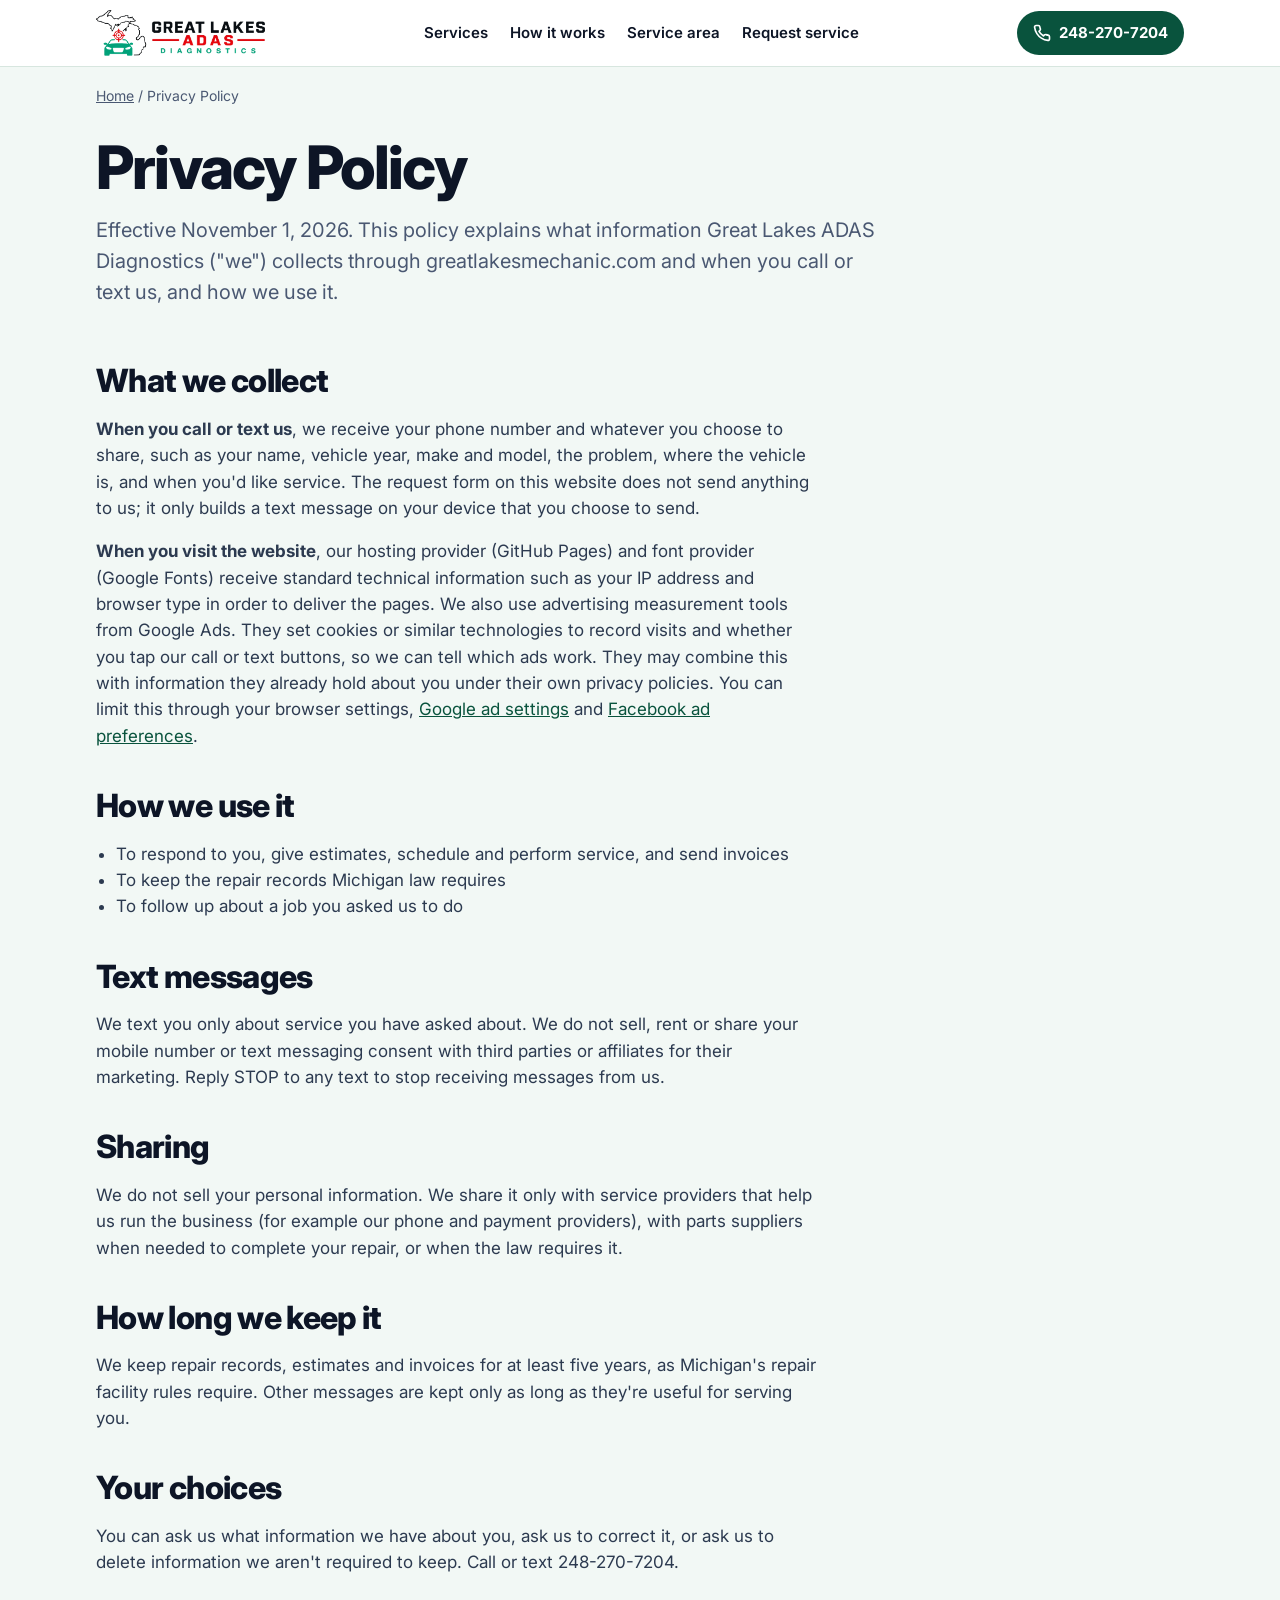
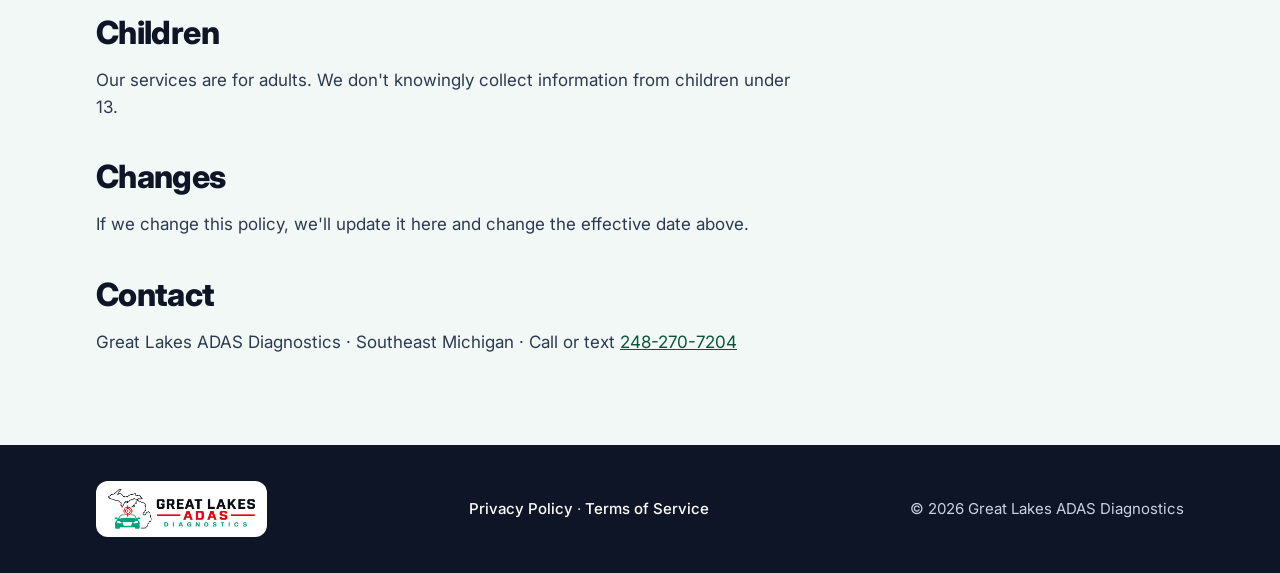
<file: privacy/index.html>
<!doctype html>
<html lang="en">
<head>
<meta charset="utf-8">
<meta name="viewport" content="width=device-width, initial-scale=1, viewport-fit=cover">
<title>Privacy Policy | Great Lakes Mobile Mechanic</title>
<meta name="description" content="How Great Lakes ADAS Diagnostics handles information from calls, texts and visits to greatlakesmechanic.com.">
<link rel="canonical" href="https://greatlakesmechanic.com/privacy/">
<meta property="og:type" content="website">
<meta property="og:site_name" content="Great Lakes Mobile Mechanic">
<meta property="og:title" content="Privacy Policy | Great Lakes Mobile Mechanic">
<meta property="og:description" content="How Great Lakes ADAS Diagnostics handles information from calls, texts and visits to greatlakesmechanic.com.">
<meta property="og:url" content="https://greatlakesmechanic.com/privacy/">
<meta property="og:image" content="https://greatlakesmechanic.com/og-image.jpg">
<meta property="og:image:width" content="1200">
<meta property="og:image:height" content="628">
<meta name="twitter:card" content="summary_large_image">
<meta name="theme-color" content="#09533d">
<link rel="icon" href="/favicon.ico" sizes="any">
<link rel="icon" href="/icon.svg" type="image/svg+xml">
<link rel="apple-touch-icon" href="/apple-touch-icon.png">
<link rel="manifest" href="/site.webmanifest">
<link rel="preconnect" href="https://fonts.googleapis.com">
<link rel="preconnect" href="https://fonts.gstatic.com" crossorigin>
<link rel="stylesheet" href="https://fonts.googleapis.com/css2?family=Inter:wght@400;500;600;700;800&display=swap">
<link rel="stylesheet" href="/assets/site.css">
<script type="application/ld+json">{"@context": "https://schema.org", "@graph": [{"@type": "AutoRepair", "@id": "https://greatlakesmechanic.com/#business", "name": "Great Lakes ADAS Diagnostics", "alternateName": "Great Lakes Mobile Mechanic", "url": "https://greatlakesmechanic.com/", "telephone": "+1-248-270-7204", "image": "https://greatlakesmechanic.com/og-image.jpg", "logo": "https://greatlakesmechanic.com/assets/great-lakes-logo.png", "description": "ASE-certified mobile mechanic serving Southeast Michigan. Diagnostics, brakes, batteries and module programming at your home, work or roadside.", "areaServed": [{"@type": "AdministrativeArea", "name": "Wayne County, MI"}, {"@type": "AdministrativeArea", "name": "Oakland County, MI"}, {"@type": "AdministrativeArea", "name": "Macomb County, MI"}, {"@type": "AdministrativeArea", "name": "Washtenaw County, MI"}, {"@type": "AdministrativeArea", "name": "Livingston County, MI"}], "knowsAbout": ["Vehicle diagnostics", "Brake repair", "Battery replacement", "Module programming"], "hasCredential": {"@type": "EducationalOccupationalCredential", "credentialCategory": "ASE Certification"}}, {"@type": "BreadcrumbList", "itemListElement": [{"@type": "ListItem", "position": 1, "name": "Home", "item": "https://greatlakesmechanic.com/"}, {"@type": "ListItem", "position": 2, "name": "Privacy Policy", "item": "https://greatlakesmechanic.com/privacy/"}]}]}</script>
<script async src="https://www.googletagmanager.com/gtag/js?id=AW-18550194550"></script>
<script>window.dataLayer=window.dataLayer||[];function gtag(){dataLayer.push(arguments);}gtag('js',new Date());gtag('config','AW-18550194550');</script>
<script>document.addEventListener('click',function(e){var a=e.target.closest&&e.target.closest('a[href^="tel:"],a[href^="sms:"]');if(!a)return;var sms=a.getAttribute('href').indexOf('sms:')===0;
if(window.gtag){var l=sms?'vIFCCKvgiLAdEPaCto1F':'RdRaCKjgiLAdEPaCto1F';if(l)gtag('event','conversion',{send_to:'AW-18550194550/'+l});gtag('event',sms?'text_click':'call_click');}
if(window.fbq)fbq('track','Contact',{method:sms?'text':'call'});},true);</script>
</head>
<body>
<header>
  <div class="wrap bar">
    <a href="/" aria-label="Great Lakes ADAS Diagnostics home"><img src="/assets/great-lakes-logo.png" alt="Great Lakes ADAS Diagnostics" width="1125" height="306"></a>
    <nav aria-label="Main">
      <a href="/#services">Services</a>
      <a href="/#how">How it works</a>
      <a href="/#area">Service area</a>
      <a href="/#request">Request service</a>
    </nav>
    <a class="call" href="tel:+12482707204"><svg width="18" height="18" viewBox="0 0 24 24" fill="none" stroke="currentColor" stroke-width="2.2" stroke-linecap="round" stroke-linejoin="round" aria-hidden="true"><path d="M22 16.9v3a2 2 0 0 1-2.2 2 19.8 19.8 0 0 1-8.6-3.1 19.5 19.5 0 0 1-6-6A19.8 19.8 0 0 1 2.1 4.2 2 2 0 0 1 4.1 2h3a2 2 0 0 1 2 1.7c.1 1 .4 1.9.7 2.8a2 2 0 0 1-.5 2.1L8 9.9a16 16 0 0 0 6 6l1.3-1.3a2 2 0 0 1 2.1-.4c.9.3 1.8.6 2.8.7a2 2 0 0 1 1.7 2z"/></svg><span>248-270-7204</span></a>
  </div>
</header>
<main><div class="wrap crumbs"><a href="/">Home</a> / Privacy Policy</div>
<section class="page-hero"><div class="wrap"><h1>Privacy Policy</h1><p class="lead">Effective November 1, 2026. This policy explains what information Great Lakes ADAS Diagnostics ("we") collects through greatlakesmechanic.com and when you call or text us, and how we use it.</p></div></section>
<section class="block" style="padding-top:8px"><div class="wrap"><div class="prose">
<h2>What we collect</h2>
<p><b>When you call or text us</b>, we receive your phone number and whatever you choose to share, such as your name, vehicle year, make and model, the problem, where the vehicle is, and when you'd like service. The request form on this website does not send anything to us; it only builds a text message on your device that you choose to send.</p>
<p><b>When you visit the website</b>, our hosting provider (GitHub Pages) and font provider (Google Fonts) receive standard technical information such as your IP address and browser type in order to deliver the pages. We also use advertising measurement tools from Google Ads. They set cookies or similar technologies to record visits and whether you tap our call or text buttons, so we can tell which ads work. They may combine this with information they already hold about you under their own privacy policies. You can limit this through your browser settings, <a href="https://adssettings.google.com">Google ad settings</a> and <a href="https://www.facebook.com/adpreferences">Facebook ad preferences</a>.</p>
<h2>How we use it</h2>
<ul><li>To respond to you, give estimates, schedule and perform service, and send invoices</li><li>To keep the repair records Michigan law requires</li><li>To follow up about a job you asked us to do</li></ul>
<h2>Text messages</h2>
<p>We text you only about service you have asked about. We do not sell, rent or share your mobile number or text messaging consent with third parties or affiliates for their marketing. Reply STOP to any text to stop receiving messages from us.</p>
<h2>Sharing</h2>
<p>We do not sell your personal information. We share it only with service providers that help us run the business (for example our phone and payment providers), with parts suppliers when needed to complete your repair, or when the law requires it.</p>
<h2>How long we keep it</h2>
<p>We keep repair records, estimates and invoices for at least five years, as Michigan's repair facility rules require. Other messages are kept only as long as they're useful for serving you.</p>
<h2>Your choices</h2>
<p>You can ask us what information we have about you, ask us to correct it, or ask us to delete information we aren't required to keep. Call or text 248-270-7204.</p>
<h2>Children</h2>
<p>Our services are for adults. We don't knowingly collect information from children under 13.</p>
<h2>Changes</h2>
<p>If we change this policy, we'll update it here and change the effective date above.</p>
<h2>Contact</h2>
<p>Great Lakes ADAS Diagnostics · Southeast Michigan · Call or text <a href="tel:+12482707204">248-270-7204</a></p>
</div></div></section></main>
<footer>
  <div class="wrap">
    <span class="plate"><img src="/assets/great-lakes-logo.png" alt="Great Lakes ADAS Diagnostics" width="1125" height="306"></span>
    <div><a href="/privacy/" style="font-weight:500">Privacy Policy</a> · <a href="/terms/" style="font-weight:500">Terms of Service</a></div>
    <div>© 2026 Great Lakes ADAS Diagnostics</div>
  </div>
</footer>
<div class="mbar">
  <a class="btn primary" href="tel:+12482707204">Call</a>
  <a class="btn ghost" href="/#request">Text us</a>
</div>
</body>
</html>
</file>
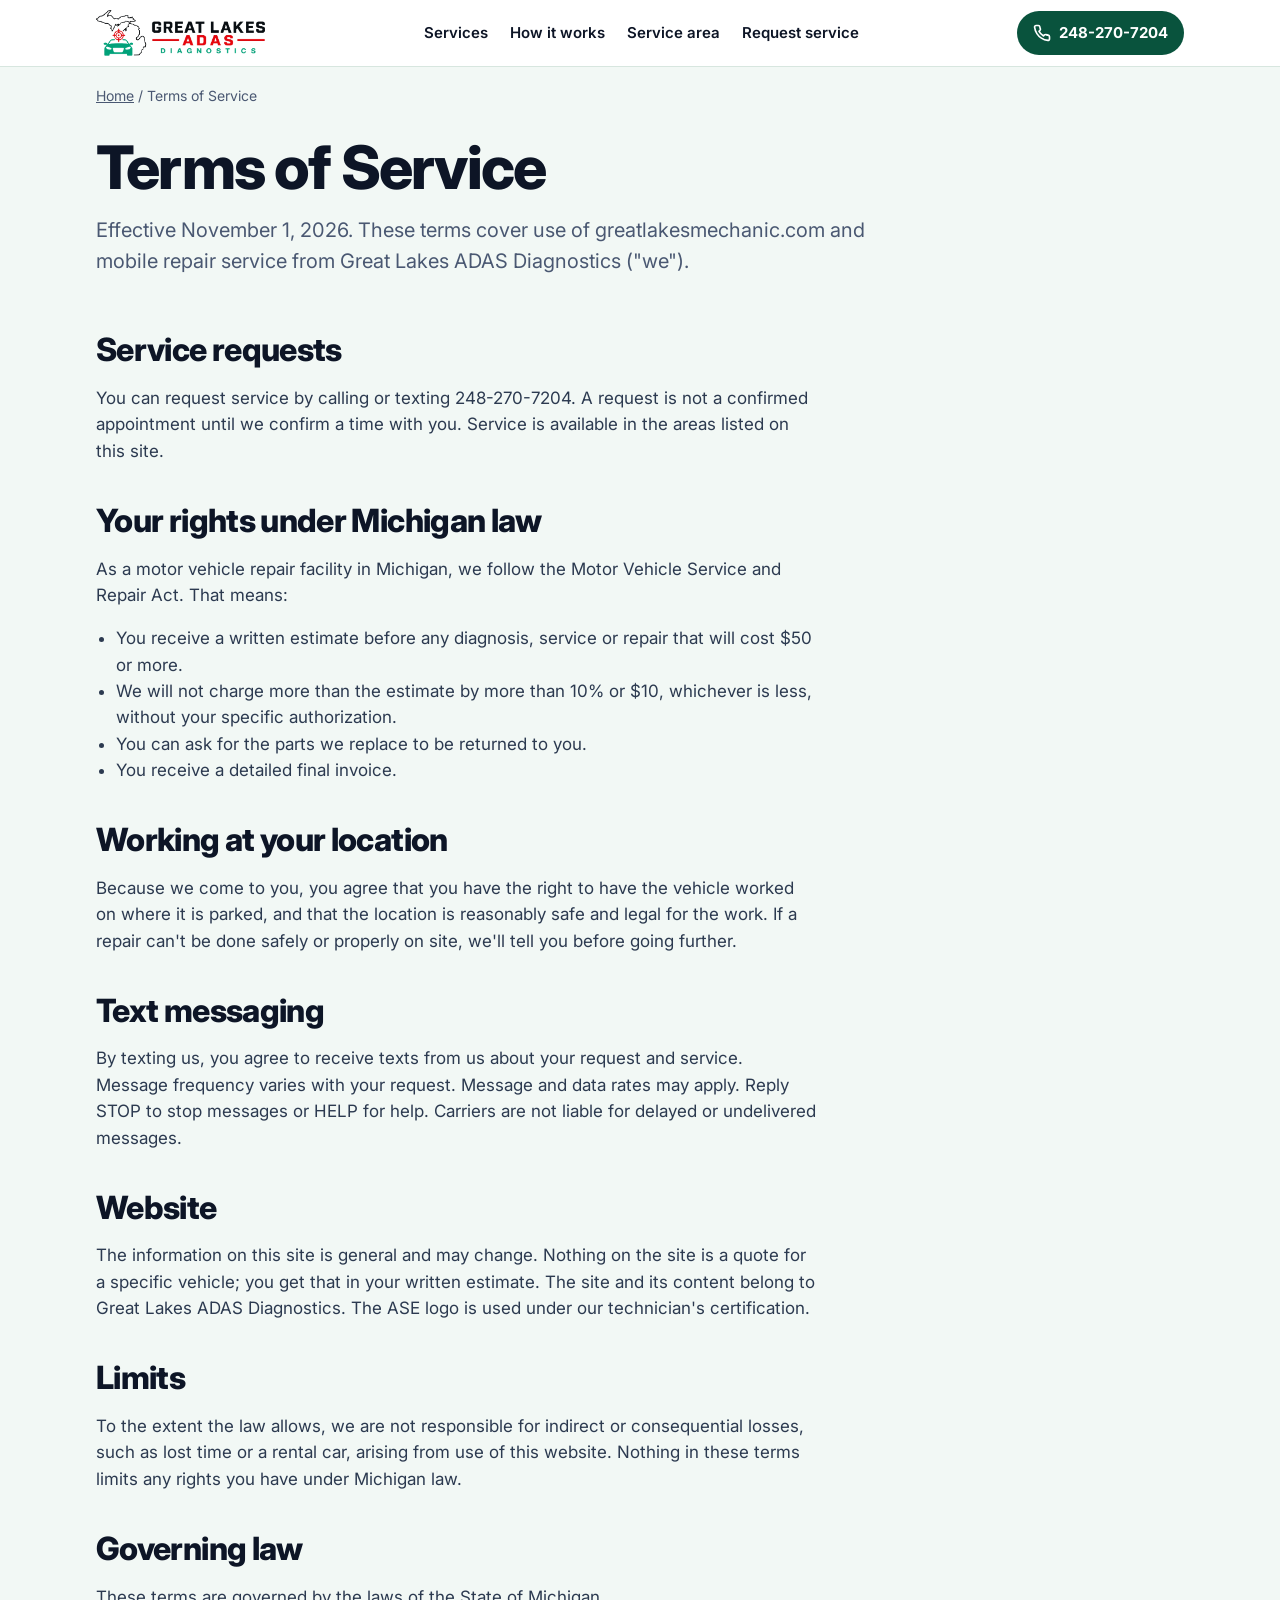
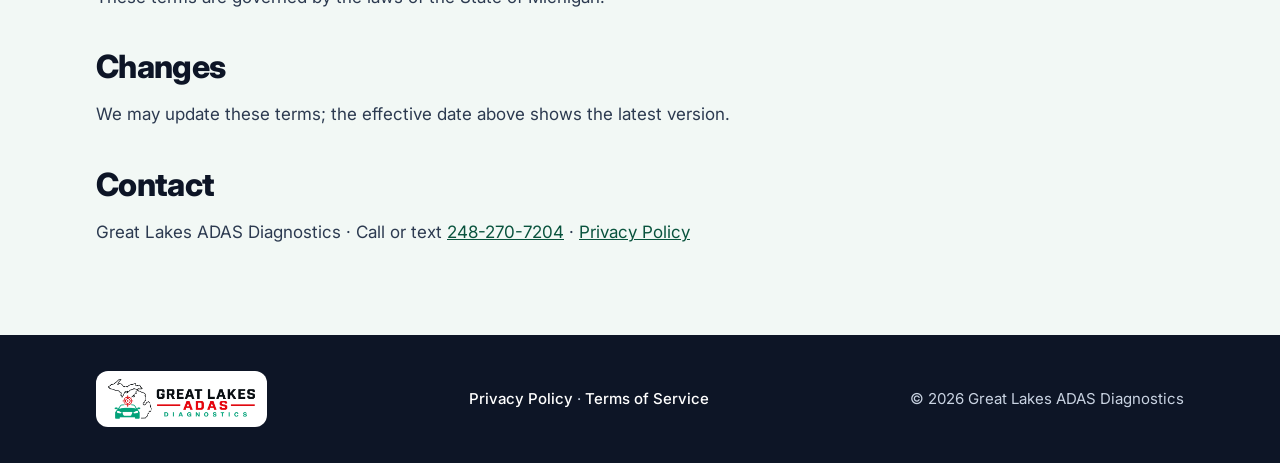
<file: terms/index.html>
<!doctype html>
<html lang="en">
<head>
<meta charset="utf-8">
<meta name="viewport" content="width=device-width, initial-scale=1, viewport-fit=cover">
<title>Terms of Service | Great Lakes Mobile Mechanic</title>
<meta name="description" content="Terms for using greatlakesmechanic.com and mobile repair service from Great Lakes ADAS Diagnostics, including your rights under Michigan law.">
<link rel="canonical" href="https://greatlakesmechanic.com/terms/">
<meta property="og:type" content="website">
<meta property="og:site_name" content="Great Lakes Mobile Mechanic">
<meta property="og:title" content="Terms of Service | Great Lakes Mobile Mechanic">
<meta property="og:description" content="Terms for using greatlakesmechanic.com and mobile repair service from Great Lakes ADAS Diagnostics, including your rights under Michigan law.">
<meta property="og:url" content="https://greatlakesmechanic.com/terms/">
<meta property="og:image" content="https://greatlakesmechanic.com/og-image.jpg">
<meta property="og:image:width" content="1200">
<meta property="og:image:height" content="628">
<meta name="twitter:card" content="summary_large_image">
<meta name="theme-color" content="#09533d">
<link rel="icon" href="/favicon.ico" sizes="any">
<link rel="icon" href="/icon.svg" type="image/svg+xml">
<link rel="apple-touch-icon" href="/apple-touch-icon.png">
<link rel="manifest" href="/site.webmanifest">
<link rel="preconnect" href="https://fonts.googleapis.com">
<link rel="preconnect" href="https://fonts.gstatic.com" crossorigin>
<link rel="stylesheet" href="https://fonts.googleapis.com/css2?family=Inter:wght@400;500;600;700;800&display=swap">
<link rel="stylesheet" href="/assets/site.css">
<script type="application/ld+json">{"@context": "https://schema.org", "@graph": [{"@type": "AutoRepair", "@id": "https://greatlakesmechanic.com/#business", "name": "Great Lakes ADAS Diagnostics", "alternateName": "Great Lakes Mobile Mechanic", "url": "https://greatlakesmechanic.com/", "telephone": "+1-248-270-7204", "image": "https://greatlakesmechanic.com/og-image.jpg", "logo": "https://greatlakesmechanic.com/assets/great-lakes-logo.png", "description": "ASE-certified mobile mechanic serving Southeast Michigan. Diagnostics, brakes, batteries and module programming at your home, work or roadside.", "areaServed": [{"@type": "AdministrativeArea", "name": "Wayne County, MI"}, {"@type": "AdministrativeArea", "name": "Oakland County, MI"}, {"@type": "AdministrativeArea", "name": "Macomb County, MI"}, {"@type": "AdministrativeArea", "name": "Washtenaw County, MI"}, {"@type": "AdministrativeArea", "name": "Livingston County, MI"}], "knowsAbout": ["Vehicle diagnostics", "Brake repair", "Battery replacement", "Module programming"], "hasCredential": {"@type": "EducationalOccupationalCredential", "credentialCategory": "ASE Certification"}}, {"@type": "BreadcrumbList", "itemListElement": [{"@type": "ListItem", "position": 1, "name": "Home", "item": "https://greatlakesmechanic.com/"}, {"@type": "ListItem", "position": 2, "name": "Terms of Service", "item": "https://greatlakesmechanic.com/terms/"}]}]}</script>
<script async src="https://www.googletagmanager.com/gtag/js?id=AW-18550194550"></script>
<script>window.dataLayer=window.dataLayer||[];function gtag(){dataLayer.push(arguments);}gtag('js',new Date());gtag('config','AW-18550194550');</script>
<script>document.addEventListener('click',function(e){var a=e.target.closest&&e.target.closest('a[href^="tel:"],a[href^="sms:"]');if(!a)return;var sms=a.getAttribute('href').indexOf('sms:')===0;
if(window.gtag){var l=sms?'vIFCCKvgiLAdEPaCto1F':'RdRaCKjgiLAdEPaCto1F';if(l)gtag('event','conversion',{send_to:'AW-18550194550/'+l});gtag('event',sms?'text_click':'call_click');}
if(window.fbq)fbq('track','Contact',{method:sms?'text':'call'});},true);</script>
</head>
<body>
<header>
  <div class="wrap bar">
    <a href="/" aria-label="Great Lakes ADAS Diagnostics home"><img src="/assets/great-lakes-logo.png" alt="Great Lakes ADAS Diagnostics" width="1125" height="306"></a>
    <nav aria-label="Main">
      <a href="/#services">Services</a>
      <a href="/#how">How it works</a>
      <a href="/#area">Service area</a>
      <a href="/#request">Request service</a>
    </nav>
    <a class="call" href="tel:+12482707204"><svg width="18" height="18" viewBox="0 0 24 24" fill="none" stroke="currentColor" stroke-width="2.2" stroke-linecap="round" stroke-linejoin="round" aria-hidden="true"><path d="M22 16.9v3a2 2 0 0 1-2.2 2 19.8 19.8 0 0 1-8.6-3.1 19.5 19.5 0 0 1-6-6A19.8 19.8 0 0 1 2.1 4.2 2 2 0 0 1 4.1 2h3a2 2 0 0 1 2 1.7c.1 1 .4 1.9.7 2.8a2 2 0 0 1-.5 2.1L8 9.9a16 16 0 0 0 6 6l1.3-1.3a2 2 0 0 1 2.1-.4c.9.3 1.8.6 2.8.7a2 2 0 0 1 1.7 2z"/></svg><span>248-270-7204</span></a>
  </div>
</header>
<main><div class="wrap crumbs"><a href="/">Home</a> / Terms of Service</div>
<section class="page-hero"><div class="wrap"><h1>Terms of Service</h1><p class="lead">Effective November 1, 2026. These terms cover use of greatlakesmechanic.com and mobile repair service from Great Lakes ADAS Diagnostics ("we").</p></div></section>
<section class="block" style="padding-top:8px"><div class="wrap"><div class="prose">
<h2>Service requests</h2>
<p>You can request service by calling or texting 248-270-7204. A request is not a confirmed appointment until we confirm a time with you. Service is available in the areas listed on this site.</p>
<h2>Your rights under Michigan law</h2>
<p>As a motor vehicle repair facility in Michigan, we follow the Motor Vehicle Service and Repair Act. That means:</p>
<ul><li>You receive a written estimate before any diagnosis, service or repair that will cost $50 or more.</li><li>We will not charge more than the estimate by more than 10% or $10, whichever is less, without your specific authorization.</li><li>You can ask for the parts we replace to be returned to you.</li><li>You receive a detailed final invoice.</li></ul>
<h2>Working at your location</h2>
<p>Because we come to you, you agree that you have the right to have the vehicle worked on where it is parked, and that the location is reasonably safe and legal for the work. If a repair can't be done safely or properly on site, we'll tell you before going further.</p>
<h2>Text messaging</h2>
<p>By texting us, you agree to receive texts from us about your request and service. Message frequency varies with your request. Message and data rates may apply. Reply STOP to stop messages or HELP for help. Carriers are not liable for delayed or undelivered messages.</p>
<h2>Website</h2>
<p>The information on this site is general and may change. Nothing on the site is a quote for a specific vehicle; you get that in your written estimate. The site and its content belong to Great Lakes ADAS Diagnostics. The ASE logo is used under our technician's certification.</p>
<h2>Limits</h2>
<p>To the extent the law allows, we are not responsible for indirect or consequential losses, such as lost time or a rental car, arising from use of this website. Nothing in these terms limits any rights you have under Michigan law.</p>
<h2>Governing law</h2>
<p>These terms are governed by the laws of the State of Michigan.</p>
<h2>Changes</h2>
<p>We may update these terms; the effective date above shows the latest version.</p>
<h2>Contact</h2>
<p>Great Lakes ADAS Diagnostics · Call or text <a href="tel:+12482707204">248-270-7204</a> · <a href="/privacy/">Privacy Policy</a></p>
</div></div></section></main>
<footer>
  <div class="wrap">
    <span class="plate"><img src="/assets/great-lakes-logo.png" alt="Great Lakes ADAS Diagnostics" width="1125" height="306"></span>
    <div><a href="/privacy/" style="font-weight:500">Privacy Policy</a> · <a href="/terms/" style="font-weight:500">Terms of Service</a></div>
    <div>© 2026 Great Lakes ADAS Diagnostics</div>
  </div>
</footer>
<div class="mbar">
  <a class="btn primary" href="tel:+12482707204">Call</a>
  <a class="btn ghost" href="/#request">Text us</a>
</div>
</body>
</html>
</file>
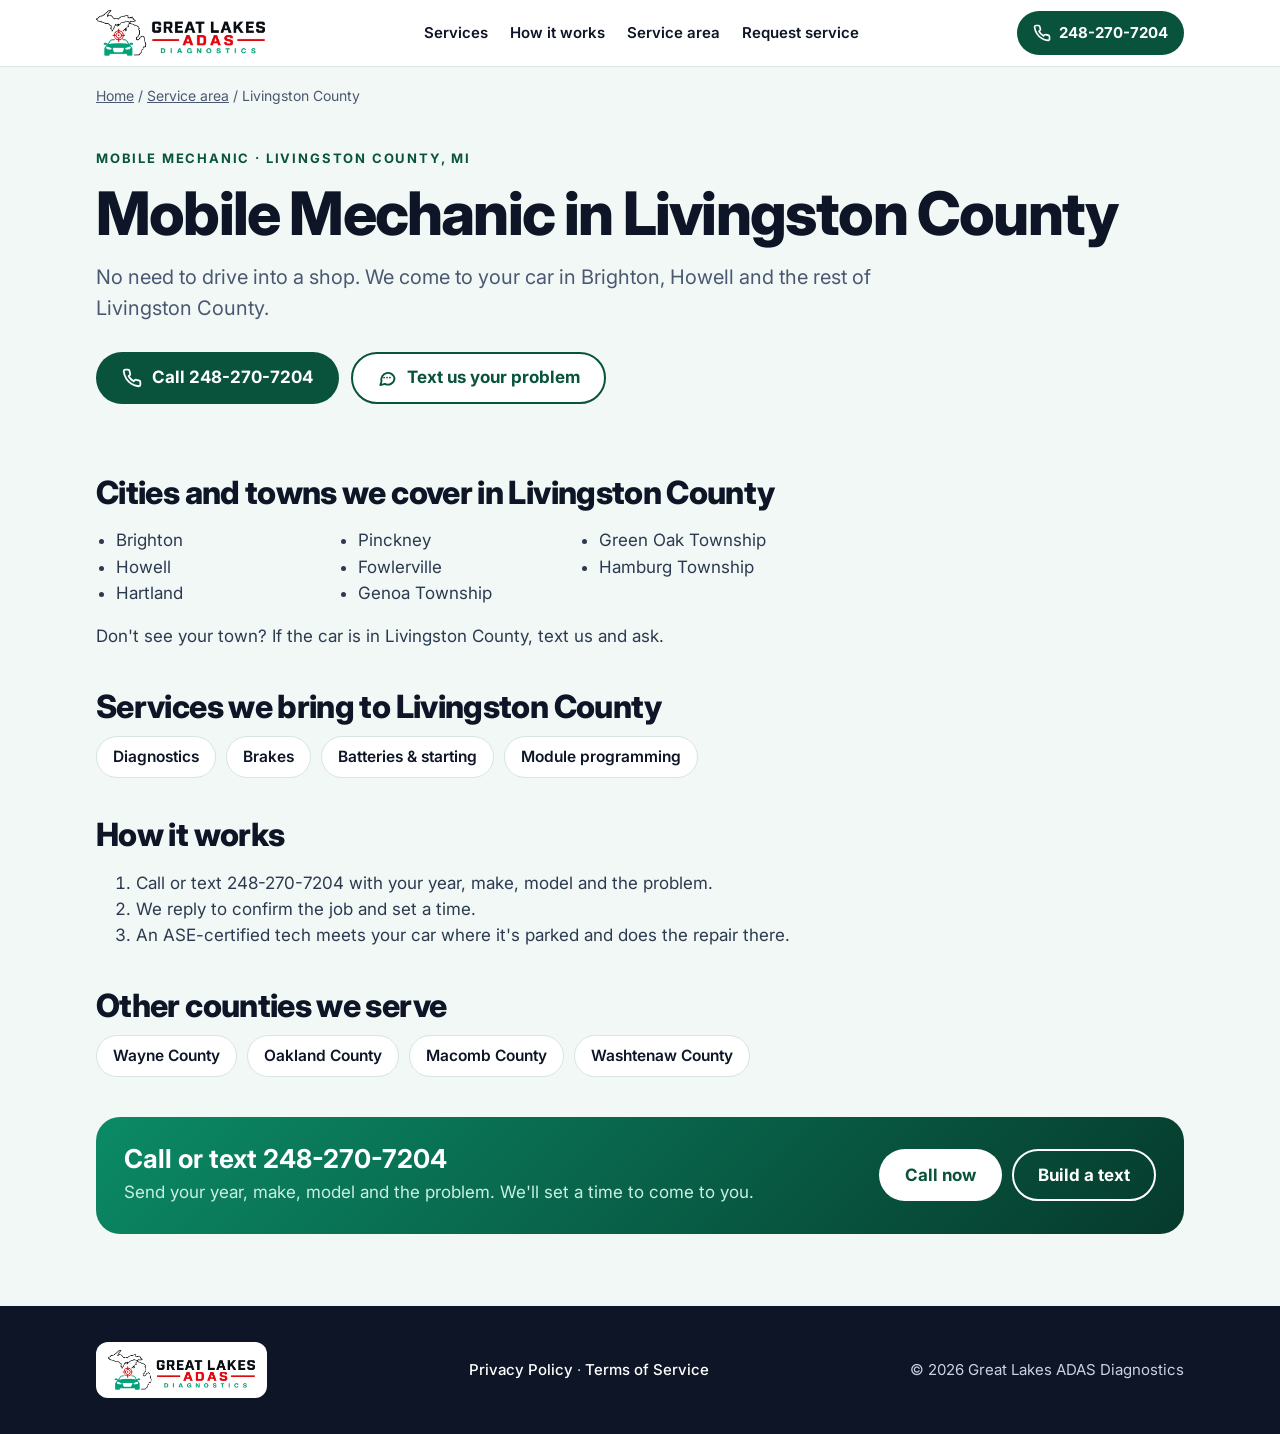
<file: areas/livingston-county/index.html>
<!doctype html>
<html lang="en">
<head>
<meta charset="utf-8">
<meta name="viewport" content="width=device-width, initial-scale=1, viewport-fit=cover">
<title>Mobile Mechanic in Livingston County, MI | Call or Text 248-270-7204</title>
<meta name="description" content="ASE-certified mobile mechanic serving Brighton, Howell, Hartland, Pinckney and all of Livingston County. Diagnostics, brakes, batteries and programming at your location.">
<link rel="canonical" href="https://greatlakesmechanic.com/areas/livingston-county/">
<meta property="og:type" content="website">
<meta property="og:site_name" content="Great Lakes Mobile Mechanic">
<meta property="og:title" content="Mobile Mechanic in Livingston County, MI | Call or Text 248-270-7204">
<meta property="og:description" content="ASE-certified mobile mechanic serving Brighton, Howell, Hartland, Pinckney and all of Livingston County. Diagnostics, brakes, batteries and programming at your location.">
<meta property="og:url" content="https://greatlakesmechanic.com/areas/livingston-county/">
<meta property="og:image" content="https://greatlakesmechanic.com/og-image.jpg">
<meta property="og:image:width" content="1200">
<meta property="og:image:height" content="628">
<meta name="twitter:card" content="summary_large_image">
<meta name="theme-color" content="#09533d">
<link rel="icon" href="/favicon.ico" sizes="any">
<link rel="icon" href="/icon.svg" type="image/svg+xml">
<link rel="apple-touch-icon" href="/apple-touch-icon.png">
<link rel="manifest" href="/site.webmanifest">
<link rel="preconnect" href="https://fonts.googleapis.com">
<link rel="preconnect" href="https://fonts.gstatic.com" crossorigin>
<link rel="stylesheet" href="https://fonts.googleapis.com/css2?family=Inter:wght@400;500;600;700;800&display=swap">
<link rel="stylesheet" href="/assets/site.css">
<script type="application/ld+json">{"@context": "https://schema.org", "@graph": [{"@type": "AutoRepair", "@id": "https://greatlakesmechanic.com/#business", "name": "Great Lakes ADAS Diagnostics", "alternateName": "Great Lakes Mobile Mechanic", "url": "https://greatlakesmechanic.com/", "telephone": "+1-248-270-7204", "image": "https://greatlakesmechanic.com/og-image.jpg", "logo": "https://greatlakesmechanic.com/assets/great-lakes-logo.png", "description": "ASE-certified mobile mechanic serving Southeast Michigan. Diagnostics, brakes, batteries and module programming at your home, work or roadside.", "areaServed": [{"@type": "AdministrativeArea", "name": "Wayne County, MI"}, {"@type": "AdministrativeArea", "name": "Oakland County, MI"}, {"@type": "AdministrativeArea", "name": "Macomb County, MI"}, {"@type": "AdministrativeArea", "name": "Washtenaw County, MI"}, {"@type": "AdministrativeArea", "name": "Livingston County, MI"}], "knowsAbout": ["Vehicle diagnostics", "Brake repair", "Battery replacement", "Module programming"], "hasCredential": {"@type": "EducationalOccupationalCredential", "credentialCategory": "ASE Certification"}}, {"@type": "Service", "name": "Mobile mechanic in Livingston County", "serviceType": "Mobile auto repair", "provider": {"@id": "https://greatlakesmechanic.com/#business"}, "areaServed": [{"@type": "City", "name": "Brighton, MI"}, {"@type": "City", "name": "Howell, MI"}, {"@type": "City", "name": "Hartland, MI"}, {"@type": "City", "name": "Pinckney, MI"}, {"@type": "City", "name": "Fowlerville, MI"}, {"@type": "City", "name": "Genoa Township, MI"}, {"@type": "City", "name": "Green Oak Township, MI"}, {"@type": "City", "name": "Hamburg Township, MI"}], "url": "https://greatlakesmechanic.com/areas/livingston-county/"}, {"@type": "BreadcrumbList", "itemListElement": [{"@type": "ListItem", "position": 1, "name": "Home", "item": "https://greatlakesmechanic.com/"}, {"@type": "ListItem", "position": 2, "name": "Service area", "item": "https://greatlakesmechanic.com/#area"}, {"@type": "ListItem", "position": 3, "name": "Livingston County", "item": "https://greatlakesmechanic.com/areas/livingston-county/"}]}]}</script>
<script async src="https://www.googletagmanager.com/gtag/js?id=AW-18550194550"></script>
<script>window.dataLayer=window.dataLayer||[];function gtag(){dataLayer.push(arguments);}gtag('js',new Date());gtag('config','AW-18550194550');</script>
<script>document.addEventListener('click',function(e){var a=e.target.closest&&e.target.closest('a[href^="tel:"],a[href^="sms:"]');if(!a)return;var sms=a.getAttribute('href').indexOf('sms:')===0;
if(window.gtag){var l=sms?'vIFCCKvgiLAdEPaCto1F':'RdRaCKjgiLAdEPaCto1F';if(l)gtag('event','conversion',{send_to:'AW-18550194550/'+l});gtag('event',sms?'text_click':'call_click');}
if(window.fbq)fbq('track','Contact',{method:sms?'text':'call'});},true);</script>
</head>
<body>
<header>
  <div class="wrap bar">
    <a href="/" aria-label="Great Lakes ADAS Diagnostics home"><img src="/assets/great-lakes-logo.png" alt="Great Lakes ADAS Diagnostics" width="1125" height="306"></a>
    <nav aria-label="Main">
      <a href="/#services">Services</a>
      <a href="/#how">How it works</a>
      <a href="/#area">Service area</a>
      <a href="/#request">Request service</a>
    </nav>
    <a class="call" href="tel:+12482707204"><svg width="18" height="18" viewBox="0 0 24 24" fill="none" stroke="currentColor" stroke-width="2.2" stroke-linecap="round" stroke-linejoin="round" aria-hidden="true"><path d="M22 16.9v3a2 2 0 0 1-2.2 2 19.8 19.8 0 0 1-8.6-3.1 19.5 19.5 0 0 1-6-6A19.8 19.8 0 0 1 2.1 4.2 2 2 0 0 1 4.1 2h3a2 2 0 0 1 2 1.7c.1 1 .4 1.9.7 2.8a2 2 0 0 1-.5 2.1L8 9.9a16 16 0 0 0 6 6l1.3-1.3a2 2 0 0 1 2.1-.4c.9.3 1.8.6 2.8.7a2 2 0 0 1 1.7 2z"/></svg><span>248-270-7204</span></a>
  </div>
</header>
<main>
<div class="wrap crumbs"><a href="/">Home</a> / <a href="/#area">Service area</a> / Livingston County</div>
<section class="page-hero"><div class="wrap"><p class="eyebrow">Mobile mechanic · Livingston County, MI</p><h1>Mobile Mechanic in Livingston County</h1><p class="lead">No need to drive into a shop. We come to your car in Brighton, Howell and the rest of Livingston County.</p>
<div class="actions"><a class="btn primary" href="tel:+12482707204"><svg viewBox="0 0 24 24" fill="none" stroke="currentColor" stroke-width="2.2" stroke-linecap="round" stroke-linejoin="round" aria-hidden="true"><path d="M22 16.9v3a2 2 0 0 1-2.2 2 19.8 19.8 0 0 1-8.6-3.1 19.5 19.5 0 0 1-6-6A19.8 19.8 0 0 1 2.1 4.2 2 2 0 0 1 4.1 2h3a2 2 0 0 1 2 1.7c.1 1 .4 1.9.7 2.8a2 2 0 0 1-.5 2.1L8 9.9a16 16 0 0 0 6 6l1.3-1.3a2 2 0 0 1 2.1-.4c.9.3 1.8.6 2.8.7a2 2 0 0 1 1.7 2z"/></svg>Call 248-270-7204</a><a class="btn ghost" href="/#request"><svg viewBox="0 0 24 24" fill="none" stroke="currentColor" stroke-width="2.2" stroke-linecap="round" stroke-linejoin="round" aria-hidden="true"><path d="M21 12a8 8 0 0 1-11.6 7.1L4 20.5l1.4-4.6A8 8 0 1 1 21 12z"/><path d="M8.5 11.5h.01M12 11.5h.01M15.5 11.5h.01"/></svg>Text us your problem</a></div></div></section>
<section class="block" style="padding-top:24px"><div class="wrap"><div class="prose">
<h2>Cities and towns we cover in Livingston County</h2><ul class="cities"><li>Brighton</li><li>Howell</li><li>Hartland</li><li>Pinckney</li><li>Fowlerville</li><li>Genoa Township</li><li>Green Oak Township</li><li>Hamburg Township</li></ul>
<p>Don't see your town? If the car is in Livingston County, text us and ask.</p>
<h2>Services we bring to Livingston County</h2><ul class="links"><li><a href="/services/mobile-diagnostics/">Diagnostics</a></li><li><a href="/services/mobile-brake-repair/">Brakes</a></li><li><a href="/services/mobile-battery-replacement/">Batteries & starting</a></li><li><a href="/services/module-programming/">Module programming</a></li></ul>
<h2>How it works</h2><ol><li>Call or text 248-270-7204 with your year, make, model and the problem.</li><li>We reply to confirm the job and set a time.</li><li>An ASE-certified tech meets your car where it's parked and does the repair there.</li></ol>
<h2>Other counties we serve</h2><ul class="links"><li><a href="/areas/wayne-county/">Wayne County</a></li><li><a href="/areas/oakland-county/">Oakland County</a></li><li><a href="/areas/macomb-county/">Macomb County</a></li><li><a href="/areas/washtenaw-county/">Washtenaw County</a></li></ul></div><div class="cta-box"><div><h2>Call or text 248-270-7204</h2><p>Send your year, make, model and the problem. We'll set a time to come to you.</p></div>
<div class="row"><a class="btn light" href="tel:+12482707204">Call now</a><a class="btn ghost-light" href="/#request">Build a text</a></div></div></div></section>
</main>
<footer>
  <div class="wrap">
    <span class="plate"><img src="/assets/great-lakes-logo.png" alt="Great Lakes ADAS Diagnostics" width="1125" height="306"></span>
    <div><a href="/privacy/" style="font-weight:500">Privacy Policy</a> · <a href="/terms/" style="font-weight:500">Terms of Service</a></div>
    <div>© 2026 Great Lakes ADAS Diagnostics</div>
  </div>
</footer>
<div class="mbar">
  <a class="btn primary" href="tel:+12482707204">Call</a>
  <a class="btn ghost" href="/#request">Text us</a>
</div>
</body>
</html>
</file>
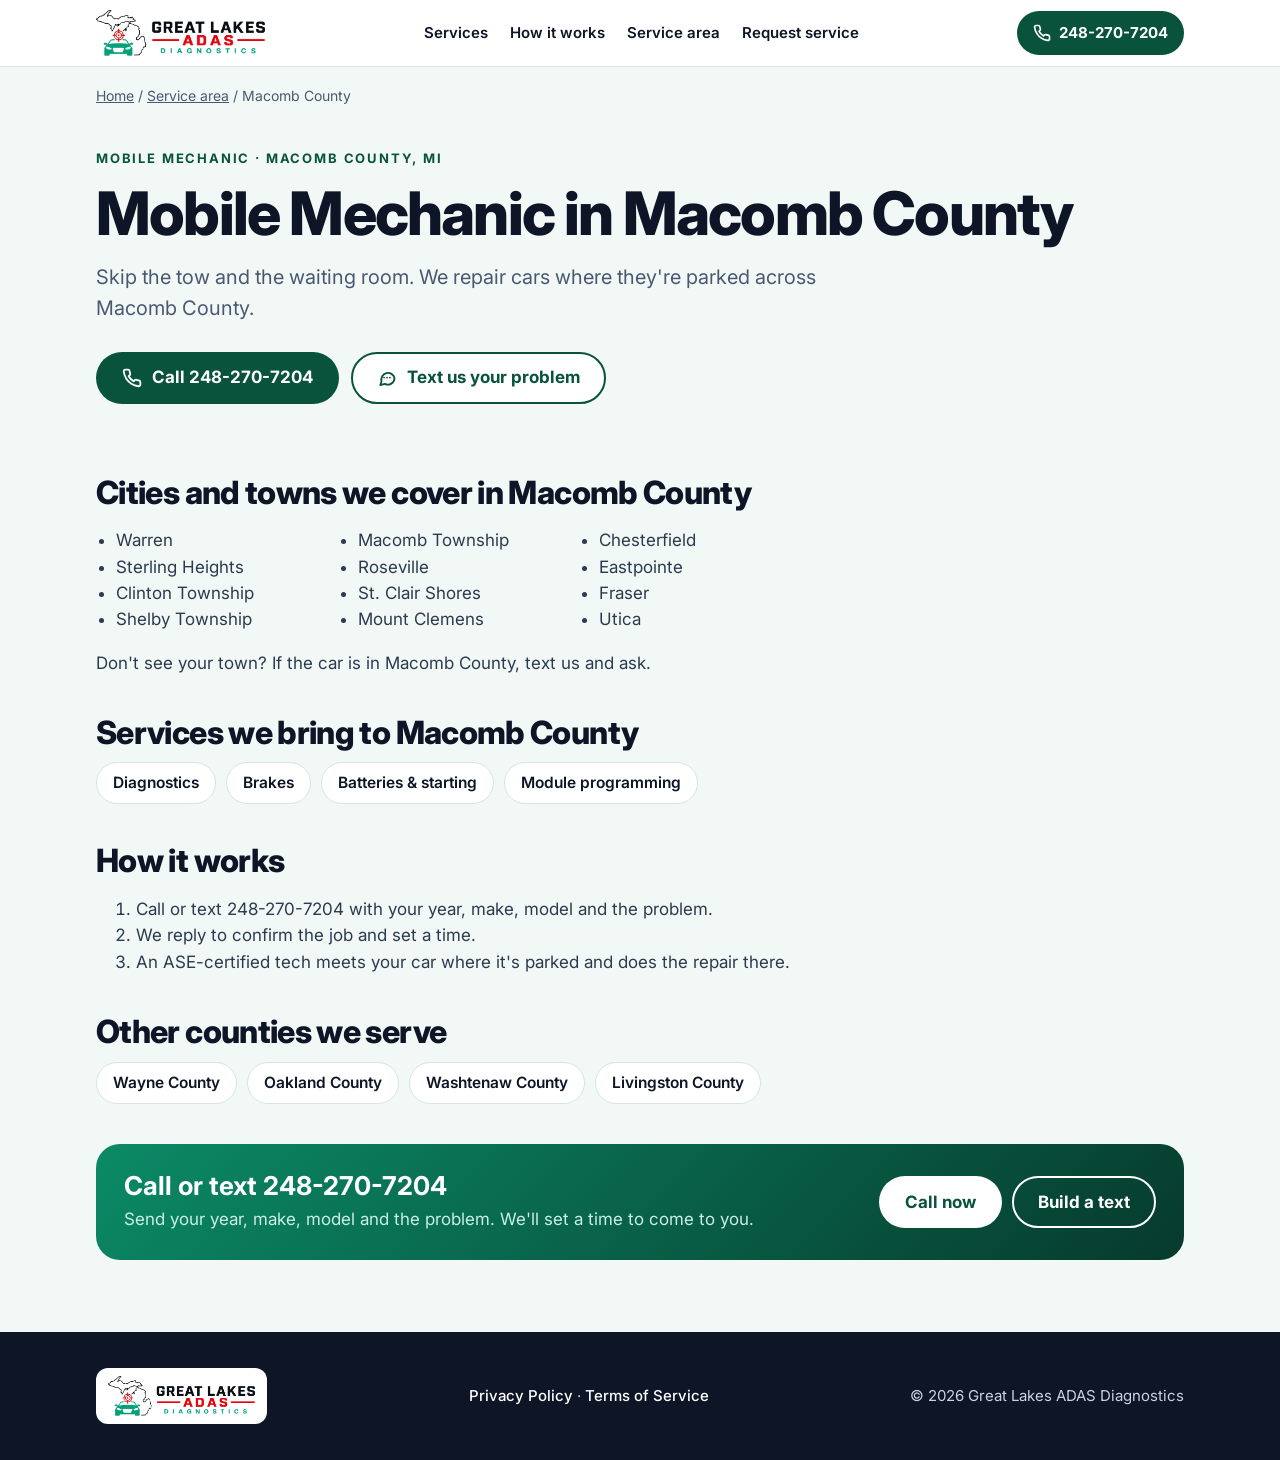
<file: areas/macomb-county/index.html>
<!doctype html>
<html lang="en">
<head>
<meta charset="utf-8">
<meta name="viewport" content="width=device-width, initial-scale=1, viewport-fit=cover">
<title>Mobile Mechanic in Macomb County, MI | Call or Text 248-270-7204</title>
<meta name="description" content="ASE-certified mobile mechanic serving Warren, Sterling Heights, Clinton Township, Shelby Township and all of Macomb County. Diagnostics, brakes, batteries and programming at your location.">
<link rel="canonical" href="https://greatlakesmechanic.com/areas/macomb-county/">
<meta property="og:type" content="website">
<meta property="og:site_name" content="Great Lakes Mobile Mechanic">
<meta property="og:title" content="Mobile Mechanic in Macomb County, MI | Call or Text 248-270-7204">
<meta property="og:description" content="ASE-certified mobile mechanic serving Warren, Sterling Heights, Clinton Township, Shelby Township and all of Macomb County. Diagnostics, brakes, batteries and programming at your location.">
<meta property="og:url" content="https://greatlakesmechanic.com/areas/macomb-county/">
<meta property="og:image" content="https://greatlakesmechanic.com/og-image.jpg">
<meta property="og:image:width" content="1200">
<meta property="og:image:height" content="628">
<meta name="twitter:card" content="summary_large_image">
<meta name="theme-color" content="#09533d">
<link rel="icon" href="/favicon.ico" sizes="any">
<link rel="icon" href="/icon.svg" type="image/svg+xml">
<link rel="apple-touch-icon" href="/apple-touch-icon.png">
<link rel="manifest" href="/site.webmanifest">
<link rel="preconnect" href="https://fonts.googleapis.com">
<link rel="preconnect" href="https://fonts.gstatic.com" crossorigin>
<link rel="stylesheet" href="https://fonts.googleapis.com/css2?family=Inter:wght@400;500;600;700;800&display=swap">
<link rel="stylesheet" href="/assets/site.css">
<script type="application/ld+json">{"@context": "https://schema.org", "@graph": [{"@type": "AutoRepair", "@id": "https://greatlakesmechanic.com/#business", "name": "Great Lakes ADAS Diagnostics", "alternateName": "Great Lakes Mobile Mechanic", "url": "https://greatlakesmechanic.com/", "telephone": "+1-248-270-7204", "image": "https://greatlakesmechanic.com/og-image.jpg", "logo": "https://greatlakesmechanic.com/assets/great-lakes-logo.png", "description": "ASE-certified mobile mechanic serving Southeast Michigan. Diagnostics, brakes, batteries and module programming at your home, work or roadside.", "areaServed": [{"@type": "AdministrativeArea", "name": "Wayne County, MI"}, {"@type": "AdministrativeArea", "name": "Oakland County, MI"}, {"@type": "AdministrativeArea", "name": "Macomb County, MI"}, {"@type": "AdministrativeArea", "name": "Washtenaw County, MI"}, {"@type": "AdministrativeArea", "name": "Livingston County, MI"}], "knowsAbout": ["Vehicle diagnostics", "Brake repair", "Battery replacement", "Module programming"], "hasCredential": {"@type": "EducationalOccupationalCredential", "credentialCategory": "ASE Certification"}}, {"@type": "Service", "name": "Mobile mechanic in Macomb County", "serviceType": "Mobile auto repair", "provider": {"@id": "https://greatlakesmechanic.com/#business"}, "areaServed": [{"@type": "City", "name": "Warren, MI"}, {"@type": "City", "name": "Sterling Heights, MI"}, {"@type": "City", "name": "Clinton Township, MI"}, {"@type": "City", "name": "Shelby Township, MI"}, {"@type": "City", "name": "Macomb Township, MI"}, {"@type": "City", "name": "Roseville, MI"}, {"@type": "City", "name": "St. Clair Shores, MI"}, {"@type": "City", "name": "Mount Clemens, MI"}, {"@type": "City", "name": "Chesterfield, MI"}, {"@type": "City", "name": "Eastpointe, MI"}, {"@type": "City", "name": "Fraser, MI"}, {"@type": "City", "name": "Utica, MI"}], "url": "https://greatlakesmechanic.com/areas/macomb-county/"}, {"@type": "BreadcrumbList", "itemListElement": [{"@type": "ListItem", "position": 1, "name": "Home", "item": "https://greatlakesmechanic.com/"}, {"@type": "ListItem", "position": 2, "name": "Service area", "item": "https://greatlakesmechanic.com/#area"}, {"@type": "ListItem", "position": 3, "name": "Macomb County", "item": "https://greatlakesmechanic.com/areas/macomb-county/"}]}]}</script>
<script async src="https://www.googletagmanager.com/gtag/js?id=AW-18550194550"></script>
<script>window.dataLayer=window.dataLayer||[];function gtag(){dataLayer.push(arguments);}gtag('js',new Date());gtag('config','AW-18550194550');</script>
<script>document.addEventListener('click',function(e){var a=e.target.closest&&e.target.closest('a[href^="tel:"],a[href^="sms:"]');if(!a)return;var sms=a.getAttribute('href').indexOf('sms:')===0;
if(window.gtag){var l=sms?'vIFCCKvgiLAdEPaCto1F':'RdRaCKjgiLAdEPaCto1F';if(l)gtag('event','conversion',{send_to:'AW-18550194550/'+l});gtag('event',sms?'text_click':'call_click');}
if(window.fbq)fbq('track','Contact',{method:sms?'text':'call'});},true);</script>
</head>
<body>
<header>
  <div class="wrap bar">
    <a href="/" aria-label="Great Lakes ADAS Diagnostics home"><img src="/assets/great-lakes-logo.png" alt="Great Lakes ADAS Diagnostics" width="1125" height="306"></a>
    <nav aria-label="Main">
      <a href="/#services">Services</a>
      <a href="/#how">How it works</a>
      <a href="/#area">Service area</a>
      <a href="/#request">Request service</a>
    </nav>
    <a class="call" href="tel:+12482707204"><svg width="18" height="18" viewBox="0 0 24 24" fill="none" stroke="currentColor" stroke-width="2.2" stroke-linecap="round" stroke-linejoin="round" aria-hidden="true"><path d="M22 16.9v3a2 2 0 0 1-2.2 2 19.8 19.8 0 0 1-8.6-3.1 19.5 19.5 0 0 1-6-6A19.8 19.8 0 0 1 2.1 4.2 2 2 0 0 1 4.1 2h3a2 2 0 0 1 2 1.7c.1 1 .4 1.9.7 2.8a2 2 0 0 1-.5 2.1L8 9.9a16 16 0 0 0 6 6l1.3-1.3a2 2 0 0 1 2.1-.4c.9.3 1.8.6 2.8.7a2 2 0 0 1 1.7 2z"/></svg><span>248-270-7204</span></a>
  </div>
</header>
<main>
<div class="wrap crumbs"><a href="/">Home</a> / <a href="/#area">Service area</a> / Macomb County</div>
<section class="page-hero"><div class="wrap"><p class="eyebrow">Mobile mechanic · Macomb County, MI</p><h1>Mobile Mechanic in Macomb County</h1><p class="lead">Skip the tow and the waiting room. We repair cars where they're parked across Macomb County.</p>
<div class="actions"><a class="btn primary" href="tel:+12482707204"><svg viewBox="0 0 24 24" fill="none" stroke="currentColor" stroke-width="2.2" stroke-linecap="round" stroke-linejoin="round" aria-hidden="true"><path d="M22 16.9v3a2 2 0 0 1-2.2 2 19.8 19.8 0 0 1-8.6-3.1 19.5 19.5 0 0 1-6-6A19.8 19.8 0 0 1 2.1 4.2 2 2 0 0 1 4.1 2h3a2 2 0 0 1 2 1.7c.1 1 .4 1.9.7 2.8a2 2 0 0 1-.5 2.1L8 9.9a16 16 0 0 0 6 6l1.3-1.3a2 2 0 0 1 2.1-.4c.9.3 1.8.6 2.8.7a2 2 0 0 1 1.7 2z"/></svg>Call 248-270-7204</a><a class="btn ghost" href="/#request"><svg viewBox="0 0 24 24" fill="none" stroke="currentColor" stroke-width="2.2" stroke-linecap="round" stroke-linejoin="round" aria-hidden="true"><path d="M21 12a8 8 0 0 1-11.6 7.1L4 20.5l1.4-4.6A8 8 0 1 1 21 12z"/><path d="M8.5 11.5h.01M12 11.5h.01M15.5 11.5h.01"/></svg>Text us your problem</a></div></div></section>
<section class="block" style="padding-top:24px"><div class="wrap"><div class="prose">
<h2>Cities and towns we cover in Macomb County</h2><ul class="cities"><li>Warren</li><li>Sterling Heights</li><li>Clinton Township</li><li>Shelby Township</li><li>Macomb Township</li><li>Roseville</li><li>St. Clair Shores</li><li>Mount Clemens</li><li>Chesterfield</li><li>Eastpointe</li><li>Fraser</li><li>Utica</li></ul>
<p>Don't see your town? If the car is in Macomb County, text us and ask.</p>
<h2>Services we bring to Macomb County</h2><ul class="links"><li><a href="/services/mobile-diagnostics/">Diagnostics</a></li><li><a href="/services/mobile-brake-repair/">Brakes</a></li><li><a href="/services/mobile-battery-replacement/">Batteries & starting</a></li><li><a href="/services/module-programming/">Module programming</a></li></ul>
<h2>How it works</h2><ol><li>Call or text 248-270-7204 with your year, make, model and the problem.</li><li>We reply to confirm the job and set a time.</li><li>An ASE-certified tech meets your car where it's parked and does the repair there.</li></ol>
<h2>Other counties we serve</h2><ul class="links"><li><a href="/areas/wayne-county/">Wayne County</a></li><li><a href="/areas/oakland-county/">Oakland County</a></li><li><a href="/areas/washtenaw-county/">Washtenaw County</a></li><li><a href="/areas/livingston-county/">Livingston County</a></li></ul></div><div class="cta-box"><div><h2>Call or text 248-270-7204</h2><p>Send your year, make, model and the problem. We'll set a time to come to you.</p></div>
<div class="row"><a class="btn light" href="tel:+12482707204">Call now</a><a class="btn ghost-light" href="/#request">Build a text</a></div></div></div></section>
</main>
<footer>
  <div class="wrap">
    <span class="plate"><img src="/assets/great-lakes-logo.png" alt="Great Lakes ADAS Diagnostics" width="1125" height="306"></span>
    <div><a href="/privacy/" style="font-weight:500">Privacy Policy</a> · <a href="/terms/" style="font-weight:500">Terms of Service</a></div>
    <div>© 2026 Great Lakes ADAS Diagnostics</div>
  </div>
</footer>
<div class="mbar">
  <a class="btn primary" href="tel:+12482707204">Call</a>
  <a class="btn ghost" href="/#request">Text us</a>
</div>
</body>
</html>
</file>
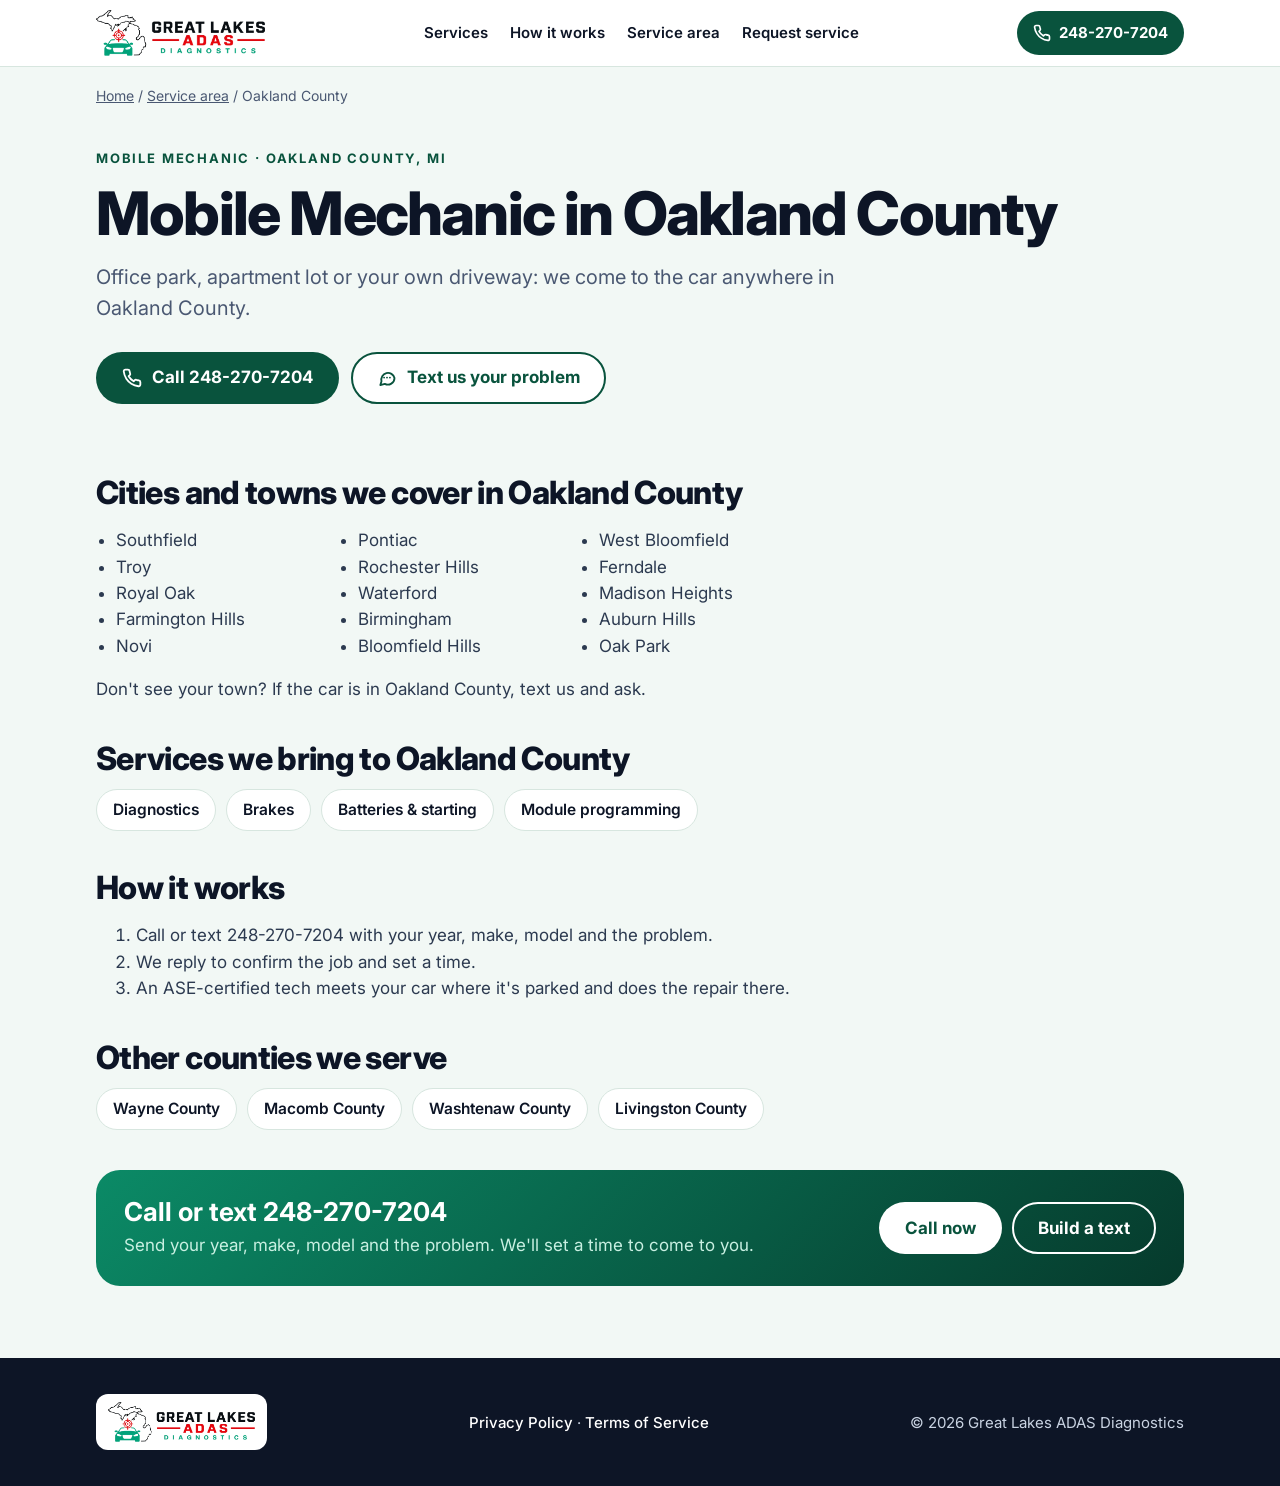
<file: areas/oakland-county/index.html>
<!doctype html>
<html lang="en">
<head>
<meta charset="utf-8">
<meta name="viewport" content="width=device-width, initial-scale=1, viewport-fit=cover">
<title>Mobile Mechanic in Oakland County, MI | Call or Text 248-270-7204</title>
<meta name="description" content="ASE-certified mobile mechanic serving Southfield, Troy, Royal Oak, Farmington Hills and all of Oakland County. Diagnostics, brakes, batteries and programming at your location.">
<link rel="canonical" href="https://greatlakesmechanic.com/areas/oakland-county/">
<meta property="og:type" content="website">
<meta property="og:site_name" content="Great Lakes Mobile Mechanic">
<meta property="og:title" content="Mobile Mechanic in Oakland County, MI | Call or Text 248-270-7204">
<meta property="og:description" content="ASE-certified mobile mechanic serving Southfield, Troy, Royal Oak, Farmington Hills and all of Oakland County. Diagnostics, brakes, batteries and programming at your location.">
<meta property="og:url" content="https://greatlakesmechanic.com/areas/oakland-county/">
<meta property="og:image" content="https://greatlakesmechanic.com/og-image.jpg">
<meta property="og:image:width" content="1200">
<meta property="og:image:height" content="628">
<meta name="twitter:card" content="summary_large_image">
<meta name="theme-color" content="#09533d">
<link rel="icon" href="/favicon.ico" sizes="any">
<link rel="icon" href="/icon.svg" type="image/svg+xml">
<link rel="apple-touch-icon" href="/apple-touch-icon.png">
<link rel="manifest" href="/site.webmanifest">
<link rel="preconnect" href="https://fonts.googleapis.com">
<link rel="preconnect" href="https://fonts.gstatic.com" crossorigin>
<link rel="stylesheet" href="https://fonts.googleapis.com/css2?family=Inter:wght@400;500;600;700;800&display=swap">
<link rel="stylesheet" href="/assets/site.css">
<script type="application/ld+json">{"@context": "https://schema.org", "@graph": [{"@type": "AutoRepair", "@id": "https://greatlakesmechanic.com/#business", "name": "Great Lakes ADAS Diagnostics", "alternateName": "Great Lakes Mobile Mechanic", "url": "https://greatlakesmechanic.com/", "telephone": "+1-248-270-7204", "image": "https://greatlakesmechanic.com/og-image.jpg", "logo": "https://greatlakesmechanic.com/assets/great-lakes-logo.png", "description": "ASE-certified mobile mechanic serving Southeast Michigan. Diagnostics, brakes, batteries and module programming at your home, work or roadside.", "areaServed": [{"@type": "AdministrativeArea", "name": "Wayne County, MI"}, {"@type": "AdministrativeArea", "name": "Oakland County, MI"}, {"@type": "AdministrativeArea", "name": "Macomb County, MI"}, {"@type": "AdministrativeArea", "name": "Washtenaw County, MI"}, {"@type": "AdministrativeArea", "name": "Livingston County, MI"}], "knowsAbout": ["Vehicle diagnostics", "Brake repair", "Battery replacement", "Module programming"], "hasCredential": {"@type": "EducationalOccupationalCredential", "credentialCategory": "ASE Certification"}}, {"@type": "Service", "name": "Mobile mechanic in Oakland County", "serviceType": "Mobile auto repair", "provider": {"@id": "https://greatlakesmechanic.com/#business"}, "areaServed": [{"@type": "City", "name": "Southfield, MI"}, {"@type": "City", "name": "Troy, MI"}, {"@type": "City", "name": "Royal Oak, MI"}, {"@type": "City", "name": "Farmington Hills, MI"}, {"@type": "City", "name": "Novi, MI"}, {"@type": "City", "name": "Pontiac, MI"}, {"@type": "City", "name": "Rochester Hills, MI"}, {"@type": "City", "name": "Waterford, MI"}, {"@type": "City", "name": "Birmingham, MI"}, {"@type": "City", "name": "Bloomfield Hills, MI"}, {"@type": "City", "name": "West Bloomfield, MI"}, {"@type": "City", "name": "Ferndale, MI"}, {"@type": "City", "name": "Madison Heights, MI"}, {"@type": "City", "name": "Auburn Hills, MI"}, {"@type": "City", "name": "Oak Park, MI"}], "url": "https://greatlakesmechanic.com/areas/oakland-county/"}, {"@type": "BreadcrumbList", "itemListElement": [{"@type": "ListItem", "position": 1, "name": "Home", "item": "https://greatlakesmechanic.com/"}, {"@type": "ListItem", "position": 2, "name": "Service area", "item": "https://greatlakesmechanic.com/#area"}, {"@type": "ListItem", "position": 3, "name": "Oakland County", "item": "https://greatlakesmechanic.com/areas/oakland-county/"}]}]}</script>
<script async src="https://www.googletagmanager.com/gtag/js?id=AW-18550194550"></script>
<script>window.dataLayer=window.dataLayer||[];function gtag(){dataLayer.push(arguments);}gtag('js',new Date());gtag('config','AW-18550194550');</script>
<script>document.addEventListener('click',function(e){var a=e.target.closest&&e.target.closest('a[href^="tel:"],a[href^="sms:"]');if(!a)return;var sms=a.getAttribute('href').indexOf('sms:')===0;
if(window.gtag){var l=sms?'vIFCCKvgiLAdEPaCto1F':'RdRaCKjgiLAdEPaCto1F';if(l)gtag('event','conversion',{send_to:'AW-18550194550/'+l});gtag('event',sms?'text_click':'call_click');}
if(window.fbq)fbq('track','Contact',{method:sms?'text':'call'});},true);</script>
</head>
<body>
<header>
  <div class="wrap bar">
    <a href="/" aria-label="Great Lakes ADAS Diagnostics home"><img src="/assets/great-lakes-logo.png" alt="Great Lakes ADAS Diagnostics" width="1125" height="306"></a>
    <nav aria-label="Main">
      <a href="/#services">Services</a>
      <a href="/#how">How it works</a>
      <a href="/#area">Service area</a>
      <a href="/#request">Request service</a>
    </nav>
    <a class="call" href="tel:+12482707204"><svg width="18" height="18" viewBox="0 0 24 24" fill="none" stroke="currentColor" stroke-width="2.2" stroke-linecap="round" stroke-linejoin="round" aria-hidden="true"><path d="M22 16.9v3a2 2 0 0 1-2.2 2 19.8 19.8 0 0 1-8.6-3.1 19.5 19.5 0 0 1-6-6A19.8 19.8 0 0 1 2.1 4.2 2 2 0 0 1 4.1 2h3a2 2 0 0 1 2 1.7c.1 1 .4 1.9.7 2.8a2 2 0 0 1-.5 2.1L8 9.9a16 16 0 0 0 6 6l1.3-1.3a2 2 0 0 1 2.1-.4c.9.3 1.8.6 2.8.7a2 2 0 0 1 1.7 2z"/></svg><span>248-270-7204</span></a>
  </div>
</header>
<main>
<div class="wrap crumbs"><a href="/">Home</a> / <a href="/#area">Service area</a> / Oakland County</div>
<section class="page-hero"><div class="wrap"><p class="eyebrow">Mobile mechanic · Oakland County, MI</p><h1>Mobile Mechanic in Oakland County</h1><p class="lead">Office park, apartment lot or your own driveway: we come to the car anywhere in Oakland County.</p>
<div class="actions"><a class="btn primary" href="tel:+12482707204"><svg viewBox="0 0 24 24" fill="none" stroke="currentColor" stroke-width="2.2" stroke-linecap="round" stroke-linejoin="round" aria-hidden="true"><path d="M22 16.9v3a2 2 0 0 1-2.2 2 19.8 19.8 0 0 1-8.6-3.1 19.5 19.5 0 0 1-6-6A19.8 19.8 0 0 1 2.1 4.2 2 2 0 0 1 4.1 2h3a2 2 0 0 1 2 1.7c.1 1 .4 1.9.7 2.8a2 2 0 0 1-.5 2.1L8 9.9a16 16 0 0 0 6 6l1.3-1.3a2 2 0 0 1 2.1-.4c.9.3 1.8.6 2.8.7a2 2 0 0 1 1.7 2z"/></svg>Call 248-270-7204</a><a class="btn ghost" href="/#request"><svg viewBox="0 0 24 24" fill="none" stroke="currentColor" stroke-width="2.2" stroke-linecap="round" stroke-linejoin="round" aria-hidden="true"><path d="M21 12a8 8 0 0 1-11.6 7.1L4 20.5l1.4-4.6A8 8 0 1 1 21 12z"/><path d="M8.5 11.5h.01M12 11.5h.01M15.5 11.5h.01"/></svg>Text us your problem</a></div></div></section>
<section class="block" style="padding-top:24px"><div class="wrap"><div class="prose">
<h2>Cities and towns we cover in Oakland County</h2><ul class="cities"><li>Southfield</li><li>Troy</li><li>Royal Oak</li><li>Farmington Hills</li><li>Novi</li><li>Pontiac</li><li>Rochester Hills</li><li>Waterford</li><li>Birmingham</li><li>Bloomfield Hills</li><li>West Bloomfield</li><li>Ferndale</li><li>Madison Heights</li><li>Auburn Hills</li><li>Oak Park</li></ul>
<p>Don't see your town? If the car is in Oakland County, text us and ask.</p>
<h2>Services we bring to Oakland County</h2><ul class="links"><li><a href="/services/mobile-diagnostics/">Diagnostics</a></li><li><a href="/services/mobile-brake-repair/">Brakes</a></li><li><a href="/services/mobile-battery-replacement/">Batteries & starting</a></li><li><a href="/services/module-programming/">Module programming</a></li></ul>
<h2>How it works</h2><ol><li>Call or text 248-270-7204 with your year, make, model and the problem.</li><li>We reply to confirm the job and set a time.</li><li>An ASE-certified tech meets your car where it's parked and does the repair there.</li></ol>
<h2>Other counties we serve</h2><ul class="links"><li><a href="/areas/wayne-county/">Wayne County</a></li><li><a href="/areas/macomb-county/">Macomb County</a></li><li><a href="/areas/washtenaw-county/">Washtenaw County</a></li><li><a href="/areas/livingston-county/">Livingston County</a></li></ul></div><div class="cta-box"><div><h2>Call or text 248-270-7204</h2><p>Send your year, make, model and the problem. We'll set a time to come to you.</p></div>
<div class="row"><a class="btn light" href="tel:+12482707204">Call now</a><a class="btn ghost-light" href="/#request">Build a text</a></div></div></div></section>
</main>
<footer>
  <div class="wrap">
    <span class="plate"><img src="/assets/great-lakes-logo.png" alt="Great Lakes ADAS Diagnostics" width="1125" height="306"></span>
    <div><a href="/privacy/" style="font-weight:500">Privacy Policy</a> · <a href="/terms/" style="font-weight:500">Terms of Service</a></div>
    <div>© 2026 Great Lakes ADAS Diagnostics</div>
  </div>
</footer>
<div class="mbar">
  <a class="btn primary" href="tel:+12482707204">Call</a>
  <a class="btn ghost" href="/#request">Text us</a>
</div>
</body>
</html>
</file>
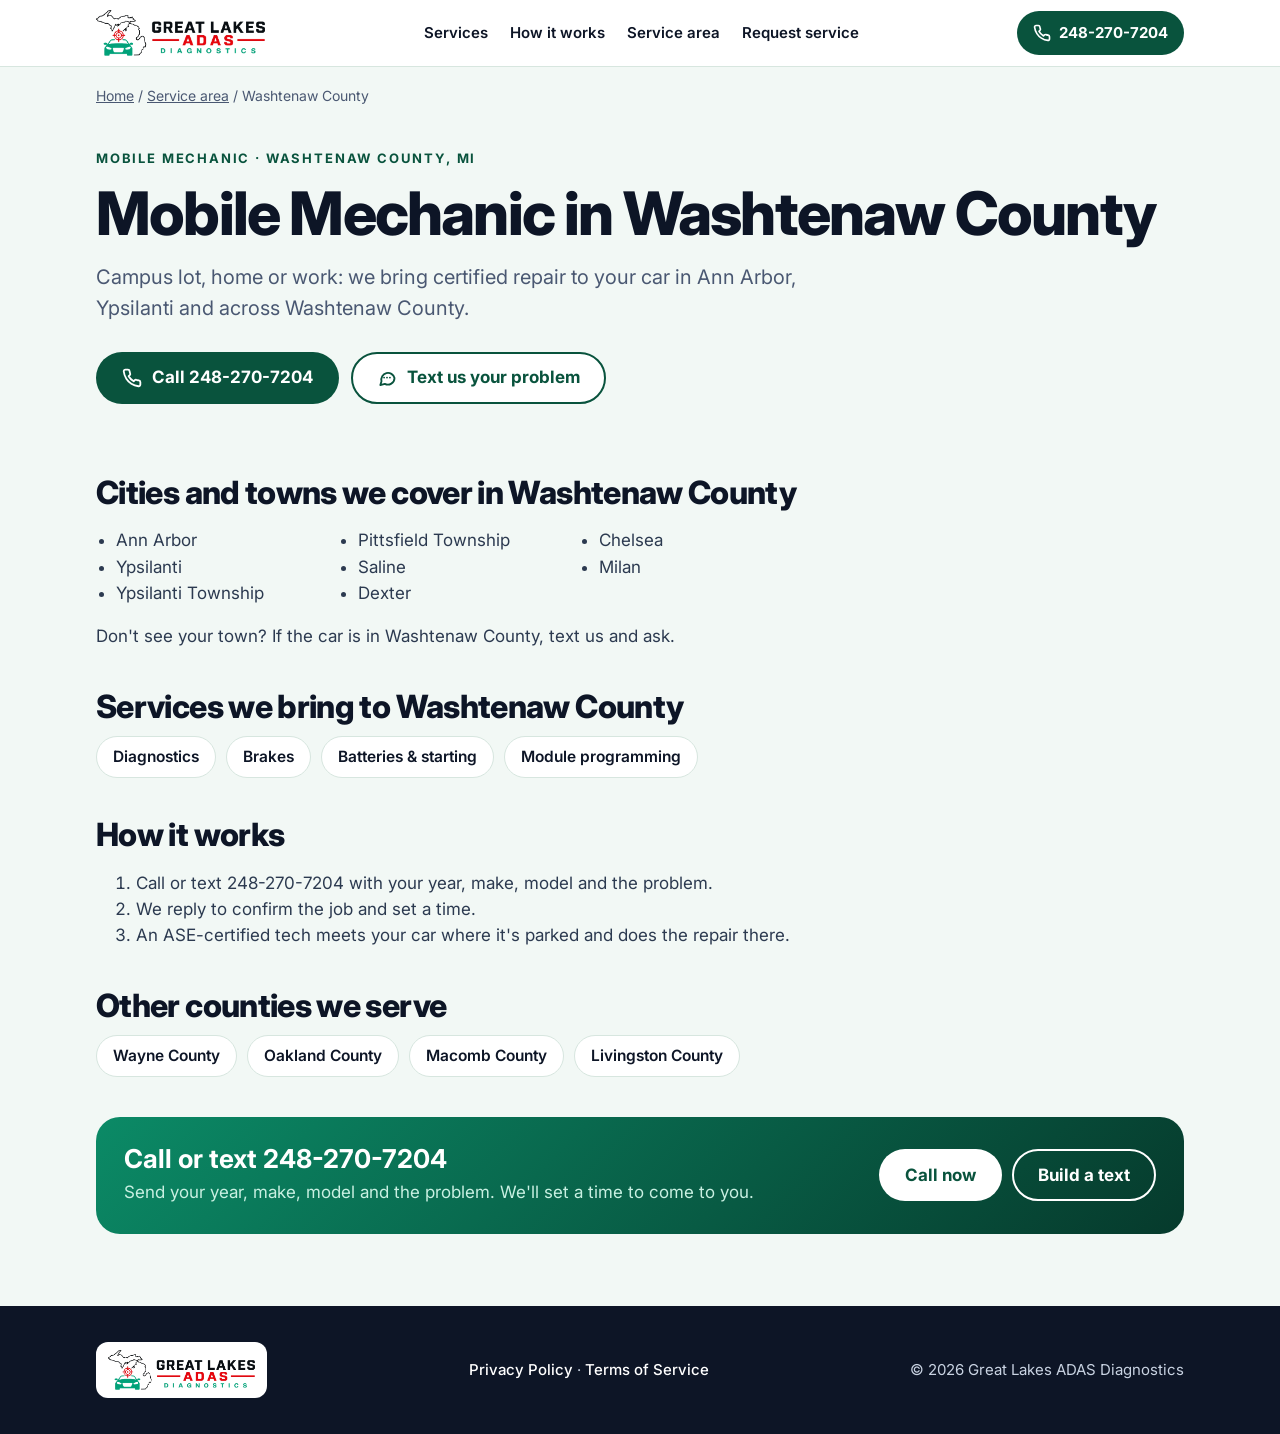
<file: areas/washtenaw-county/index.html>
<!doctype html>
<html lang="en">
<head>
<meta charset="utf-8">
<meta name="viewport" content="width=device-width, initial-scale=1, viewport-fit=cover">
<title>Mobile Mechanic in Washtenaw County, MI | Call or Text 248-270-7204</title>
<meta name="description" content="ASE-certified mobile mechanic serving Ann Arbor, Ypsilanti, Ypsilanti Township, Pittsfield Township and all of Washtenaw County. Diagnostics, brakes, batteries and programming at your location.">
<link rel="canonical" href="https://greatlakesmechanic.com/areas/washtenaw-county/">
<meta property="og:type" content="website">
<meta property="og:site_name" content="Great Lakes Mobile Mechanic">
<meta property="og:title" content="Mobile Mechanic in Washtenaw County, MI | Call or Text 248-270-7204">
<meta property="og:description" content="ASE-certified mobile mechanic serving Ann Arbor, Ypsilanti, Ypsilanti Township, Pittsfield Township and all of Washtenaw County. Diagnostics, brakes, batteries and programming at your location.">
<meta property="og:url" content="https://greatlakesmechanic.com/areas/washtenaw-county/">
<meta property="og:image" content="https://greatlakesmechanic.com/og-image.jpg">
<meta property="og:image:width" content="1200">
<meta property="og:image:height" content="628">
<meta name="twitter:card" content="summary_large_image">
<meta name="theme-color" content="#09533d">
<link rel="icon" href="/favicon.ico" sizes="any">
<link rel="icon" href="/icon.svg" type="image/svg+xml">
<link rel="apple-touch-icon" href="/apple-touch-icon.png">
<link rel="manifest" href="/site.webmanifest">
<link rel="preconnect" href="https://fonts.googleapis.com">
<link rel="preconnect" href="https://fonts.gstatic.com" crossorigin>
<link rel="stylesheet" href="https://fonts.googleapis.com/css2?family=Inter:wght@400;500;600;700;800&display=swap">
<link rel="stylesheet" href="/assets/site.css">
<script type="application/ld+json">{"@context": "https://schema.org", "@graph": [{"@type": "AutoRepair", "@id": "https://greatlakesmechanic.com/#business", "name": "Great Lakes ADAS Diagnostics", "alternateName": "Great Lakes Mobile Mechanic", "url": "https://greatlakesmechanic.com/", "telephone": "+1-248-270-7204", "image": "https://greatlakesmechanic.com/og-image.jpg", "logo": "https://greatlakesmechanic.com/assets/great-lakes-logo.png", "description": "ASE-certified mobile mechanic serving Southeast Michigan. Diagnostics, brakes, batteries and module programming at your home, work or roadside.", "areaServed": [{"@type": "AdministrativeArea", "name": "Wayne County, MI"}, {"@type": "AdministrativeArea", "name": "Oakland County, MI"}, {"@type": "AdministrativeArea", "name": "Macomb County, MI"}, {"@type": "AdministrativeArea", "name": "Washtenaw County, MI"}, {"@type": "AdministrativeArea", "name": "Livingston County, MI"}], "knowsAbout": ["Vehicle diagnostics", "Brake repair", "Battery replacement", "Module programming"], "hasCredential": {"@type": "EducationalOccupationalCredential", "credentialCategory": "ASE Certification"}}, {"@type": "Service", "name": "Mobile mechanic in Washtenaw County", "serviceType": "Mobile auto repair", "provider": {"@id": "https://greatlakesmechanic.com/#business"}, "areaServed": [{"@type": "City", "name": "Ann Arbor, MI"}, {"@type": "City", "name": "Ypsilanti, MI"}, {"@type": "City", "name": "Ypsilanti Township, MI"}, {"@type": "City", "name": "Pittsfield Township, MI"}, {"@type": "City", "name": "Saline, MI"}, {"@type": "City", "name": "Dexter, MI"}, {"@type": "City", "name": "Chelsea, MI"}, {"@type": "City", "name": "Milan, MI"}], "url": "https://greatlakesmechanic.com/areas/washtenaw-county/"}, {"@type": "BreadcrumbList", "itemListElement": [{"@type": "ListItem", "position": 1, "name": "Home", "item": "https://greatlakesmechanic.com/"}, {"@type": "ListItem", "position": 2, "name": "Service area", "item": "https://greatlakesmechanic.com/#area"}, {"@type": "ListItem", "position": 3, "name": "Washtenaw County", "item": "https://greatlakesmechanic.com/areas/washtenaw-county/"}]}]}</script>
<script async src="https://www.googletagmanager.com/gtag/js?id=AW-18550194550"></script>
<script>window.dataLayer=window.dataLayer||[];function gtag(){dataLayer.push(arguments);}gtag('js',new Date());gtag('config','AW-18550194550');</script>
<script>document.addEventListener('click',function(e){var a=e.target.closest&&e.target.closest('a[href^="tel:"],a[href^="sms:"]');if(!a)return;var sms=a.getAttribute('href').indexOf('sms:')===0;
if(window.gtag){var l=sms?'vIFCCKvgiLAdEPaCto1F':'RdRaCKjgiLAdEPaCto1F';if(l)gtag('event','conversion',{send_to:'AW-18550194550/'+l});gtag('event',sms?'text_click':'call_click');}
if(window.fbq)fbq('track','Contact',{method:sms?'text':'call'});},true);</script>
</head>
<body>
<header>
  <div class="wrap bar">
    <a href="/" aria-label="Great Lakes ADAS Diagnostics home"><img src="/assets/great-lakes-logo.png" alt="Great Lakes ADAS Diagnostics" width="1125" height="306"></a>
    <nav aria-label="Main">
      <a href="/#services">Services</a>
      <a href="/#how">How it works</a>
      <a href="/#area">Service area</a>
      <a href="/#request">Request service</a>
    </nav>
    <a class="call" href="tel:+12482707204"><svg width="18" height="18" viewBox="0 0 24 24" fill="none" stroke="currentColor" stroke-width="2.2" stroke-linecap="round" stroke-linejoin="round" aria-hidden="true"><path d="M22 16.9v3a2 2 0 0 1-2.2 2 19.8 19.8 0 0 1-8.6-3.1 19.5 19.5 0 0 1-6-6A19.8 19.8 0 0 1 2.1 4.2 2 2 0 0 1 4.1 2h3a2 2 0 0 1 2 1.7c.1 1 .4 1.9.7 2.8a2 2 0 0 1-.5 2.1L8 9.9a16 16 0 0 0 6 6l1.3-1.3a2 2 0 0 1 2.1-.4c.9.3 1.8.6 2.8.7a2 2 0 0 1 1.7 2z"/></svg><span>248-270-7204</span></a>
  </div>
</header>
<main>
<div class="wrap crumbs"><a href="/">Home</a> / <a href="/#area">Service area</a> / Washtenaw County</div>
<section class="page-hero"><div class="wrap"><p class="eyebrow">Mobile mechanic · Washtenaw County, MI</p><h1>Mobile Mechanic in Washtenaw County</h1><p class="lead">Campus lot, home or work: we bring certified repair to your car in Ann Arbor, Ypsilanti and across Washtenaw County.</p>
<div class="actions"><a class="btn primary" href="tel:+12482707204"><svg viewBox="0 0 24 24" fill="none" stroke="currentColor" stroke-width="2.2" stroke-linecap="round" stroke-linejoin="round" aria-hidden="true"><path d="M22 16.9v3a2 2 0 0 1-2.2 2 19.8 19.8 0 0 1-8.6-3.1 19.5 19.5 0 0 1-6-6A19.8 19.8 0 0 1 2.1 4.2 2 2 0 0 1 4.1 2h3a2 2 0 0 1 2 1.7c.1 1 .4 1.9.7 2.8a2 2 0 0 1-.5 2.1L8 9.9a16 16 0 0 0 6 6l1.3-1.3a2 2 0 0 1 2.1-.4c.9.3 1.8.6 2.8.7a2 2 0 0 1 1.7 2z"/></svg>Call 248-270-7204</a><a class="btn ghost" href="/#request"><svg viewBox="0 0 24 24" fill="none" stroke="currentColor" stroke-width="2.2" stroke-linecap="round" stroke-linejoin="round" aria-hidden="true"><path d="M21 12a8 8 0 0 1-11.6 7.1L4 20.5l1.4-4.6A8 8 0 1 1 21 12z"/><path d="M8.5 11.5h.01M12 11.5h.01M15.5 11.5h.01"/></svg>Text us your problem</a></div></div></section>
<section class="block" style="padding-top:24px"><div class="wrap"><div class="prose">
<h2>Cities and towns we cover in Washtenaw County</h2><ul class="cities"><li>Ann Arbor</li><li>Ypsilanti</li><li>Ypsilanti Township</li><li>Pittsfield Township</li><li>Saline</li><li>Dexter</li><li>Chelsea</li><li>Milan</li></ul>
<p>Don't see your town? If the car is in Washtenaw County, text us and ask.</p>
<h2>Services we bring to Washtenaw County</h2><ul class="links"><li><a href="/services/mobile-diagnostics/">Diagnostics</a></li><li><a href="/services/mobile-brake-repair/">Brakes</a></li><li><a href="/services/mobile-battery-replacement/">Batteries & starting</a></li><li><a href="/services/module-programming/">Module programming</a></li></ul>
<h2>How it works</h2><ol><li>Call or text 248-270-7204 with your year, make, model and the problem.</li><li>We reply to confirm the job and set a time.</li><li>An ASE-certified tech meets your car where it's parked and does the repair there.</li></ol>
<h2>Other counties we serve</h2><ul class="links"><li><a href="/areas/wayne-county/">Wayne County</a></li><li><a href="/areas/oakland-county/">Oakland County</a></li><li><a href="/areas/macomb-county/">Macomb County</a></li><li><a href="/areas/livingston-county/">Livingston County</a></li></ul></div><div class="cta-box"><div><h2>Call or text 248-270-7204</h2><p>Send your year, make, model and the problem. We'll set a time to come to you.</p></div>
<div class="row"><a class="btn light" href="tel:+12482707204">Call now</a><a class="btn ghost-light" href="/#request">Build a text</a></div></div></div></section>
</main>
<footer>
  <div class="wrap">
    <span class="plate"><img src="/assets/great-lakes-logo.png" alt="Great Lakes ADAS Diagnostics" width="1125" height="306"></span>
    <div><a href="/privacy/" style="font-weight:500">Privacy Policy</a> · <a href="/terms/" style="font-weight:500">Terms of Service</a></div>
    <div>© 2026 Great Lakes ADAS Diagnostics</div>
  </div>
</footer>
<div class="mbar">
  <a class="btn primary" href="tel:+12482707204">Call</a>
  <a class="btn ghost" href="/#request">Text us</a>
</div>
</body>
</html>
</file>
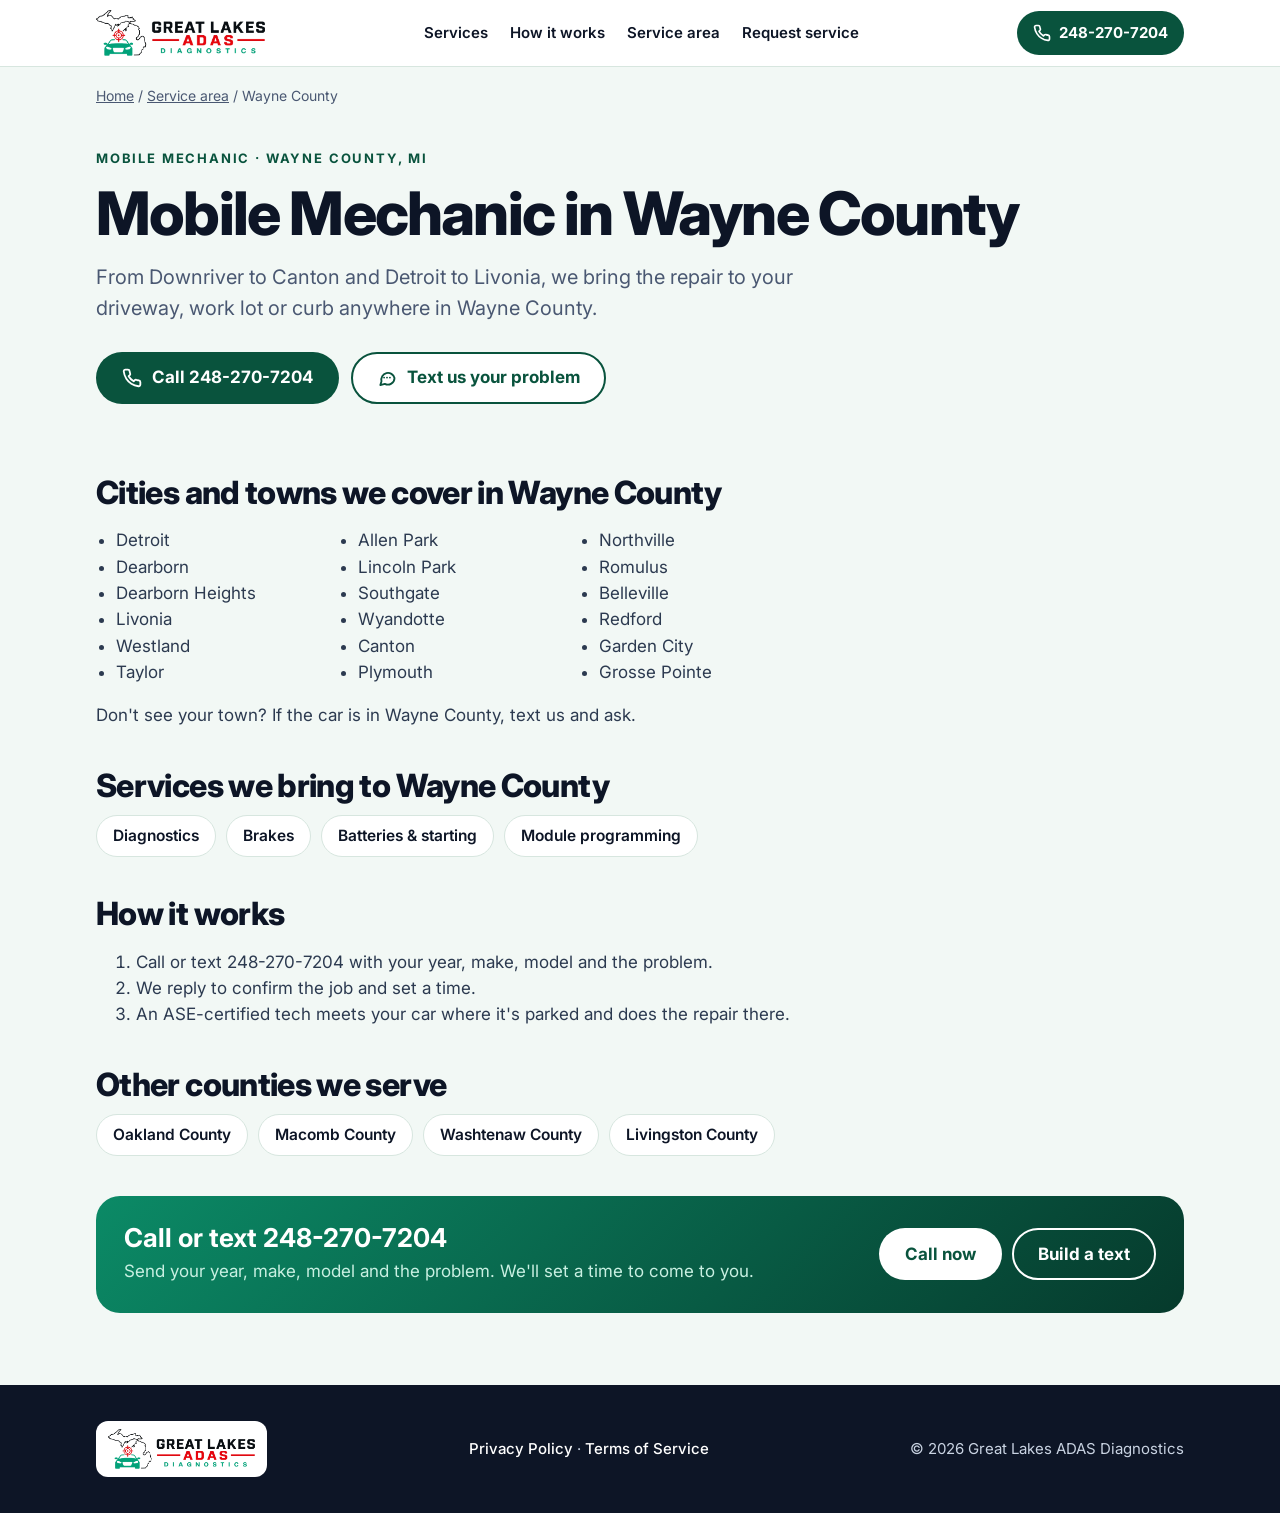
<file: areas/wayne-county/index.html>
<!doctype html>
<html lang="en">
<head>
<meta charset="utf-8">
<meta name="viewport" content="width=device-width, initial-scale=1, viewport-fit=cover">
<title>Mobile Mechanic in Wayne County, MI | Call or Text 248-270-7204</title>
<meta name="description" content="ASE-certified mobile mechanic serving Detroit, Dearborn, Dearborn Heights, Livonia and all of Wayne County. Diagnostics, brakes, batteries and programming at your location.">
<link rel="canonical" href="https://greatlakesmechanic.com/areas/wayne-county/">
<meta property="og:type" content="website">
<meta property="og:site_name" content="Great Lakes Mobile Mechanic">
<meta property="og:title" content="Mobile Mechanic in Wayne County, MI | Call or Text 248-270-7204">
<meta property="og:description" content="ASE-certified mobile mechanic serving Detroit, Dearborn, Dearborn Heights, Livonia and all of Wayne County. Diagnostics, brakes, batteries and programming at your location.">
<meta property="og:url" content="https://greatlakesmechanic.com/areas/wayne-county/">
<meta property="og:image" content="https://greatlakesmechanic.com/og-image.jpg">
<meta property="og:image:width" content="1200">
<meta property="og:image:height" content="628">
<meta name="twitter:card" content="summary_large_image">
<meta name="theme-color" content="#09533d">
<link rel="icon" href="/favicon.ico" sizes="any">
<link rel="icon" href="/icon.svg" type="image/svg+xml">
<link rel="apple-touch-icon" href="/apple-touch-icon.png">
<link rel="manifest" href="/site.webmanifest">
<link rel="preconnect" href="https://fonts.googleapis.com">
<link rel="preconnect" href="https://fonts.gstatic.com" crossorigin>
<link rel="stylesheet" href="https://fonts.googleapis.com/css2?family=Inter:wght@400;500;600;700;800&display=swap">
<link rel="stylesheet" href="/assets/site.css">
<script type="application/ld+json">{"@context": "https://schema.org", "@graph": [{"@type": "AutoRepair", "@id": "https://greatlakesmechanic.com/#business", "name": "Great Lakes ADAS Diagnostics", "alternateName": "Great Lakes Mobile Mechanic", "url": "https://greatlakesmechanic.com/", "telephone": "+1-248-270-7204", "image": "https://greatlakesmechanic.com/og-image.jpg", "logo": "https://greatlakesmechanic.com/assets/great-lakes-logo.png", "description": "ASE-certified mobile mechanic serving Southeast Michigan. Diagnostics, brakes, batteries and module programming at your home, work or roadside.", "areaServed": [{"@type": "AdministrativeArea", "name": "Wayne County, MI"}, {"@type": "AdministrativeArea", "name": "Oakland County, MI"}, {"@type": "AdministrativeArea", "name": "Macomb County, MI"}, {"@type": "AdministrativeArea", "name": "Washtenaw County, MI"}, {"@type": "AdministrativeArea", "name": "Livingston County, MI"}], "knowsAbout": ["Vehicle diagnostics", "Brake repair", "Battery replacement", "Module programming"], "hasCredential": {"@type": "EducationalOccupationalCredential", "credentialCategory": "ASE Certification"}}, {"@type": "Service", "name": "Mobile mechanic in Wayne County", "serviceType": "Mobile auto repair", "provider": {"@id": "https://greatlakesmechanic.com/#business"}, "areaServed": [{"@type": "City", "name": "Detroit, MI"}, {"@type": "City", "name": "Dearborn, MI"}, {"@type": "City", "name": "Dearborn Heights, MI"}, {"@type": "City", "name": "Livonia, MI"}, {"@type": "City", "name": "Westland, MI"}, {"@type": "City", "name": "Taylor, MI"}, {"@type": "City", "name": "Allen Park, MI"}, {"@type": "City", "name": "Lincoln Park, MI"}, {"@type": "City", "name": "Southgate, MI"}, {"@type": "City", "name": "Wyandotte, MI"}, {"@type": "City", "name": "Canton, MI"}, {"@type": "City", "name": "Plymouth, MI"}, {"@type": "City", "name": "Northville, MI"}, {"@type": "City", "name": "Romulus, MI"}, {"@type": "City", "name": "Belleville, MI"}, {"@type": "City", "name": "Redford, MI"}, {"@type": "City", "name": "Garden City, MI"}, {"@type": "City", "name": "Grosse Pointe, MI"}], "url": "https://greatlakesmechanic.com/areas/wayne-county/"}, {"@type": "BreadcrumbList", "itemListElement": [{"@type": "ListItem", "position": 1, "name": "Home", "item": "https://greatlakesmechanic.com/"}, {"@type": "ListItem", "position": 2, "name": "Service area", "item": "https://greatlakesmechanic.com/#area"}, {"@type": "ListItem", "position": 3, "name": "Wayne County", "item": "https://greatlakesmechanic.com/areas/wayne-county/"}]}]}</script>
<script async src="https://www.googletagmanager.com/gtag/js?id=AW-18550194550"></script>
<script>window.dataLayer=window.dataLayer||[];function gtag(){dataLayer.push(arguments);}gtag('js',new Date());gtag('config','AW-18550194550');</script>
<script>document.addEventListener('click',function(e){var a=e.target.closest&&e.target.closest('a[href^="tel:"],a[href^="sms:"]');if(!a)return;var sms=a.getAttribute('href').indexOf('sms:')===0;
if(window.gtag){var l=sms?'vIFCCKvgiLAdEPaCto1F':'RdRaCKjgiLAdEPaCto1F';if(l)gtag('event','conversion',{send_to:'AW-18550194550/'+l});gtag('event',sms?'text_click':'call_click');}
if(window.fbq)fbq('track','Contact',{method:sms?'text':'call'});},true);</script>
</head>
<body>
<header>
  <div class="wrap bar">
    <a href="/" aria-label="Great Lakes ADAS Diagnostics home"><img src="/assets/great-lakes-logo.png" alt="Great Lakes ADAS Diagnostics" width="1125" height="306"></a>
    <nav aria-label="Main">
      <a href="/#services">Services</a>
      <a href="/#how">How it works</a>
      <a href="/#area">Service area</a>
      <a href="/#request">Request service</a>
    </nav>
    <a class="call" href="tel:+12482707204"><svg width="18" height="18" viewBox="0 0 24 24" fill="none" stroke="currentColor" stroke-width="2.2" stroke-linecap="round" stroke-linejoin="round" aria-hidden="true"><path d="M22 16.9v3a2 2 0 0 1-2.2 2 19.8 19.8 0 0 1-8.6-3.1 19.5 19.5 0 0 1-6-6A19.8 19.8 0 0 1 2.1 4.2 2 2 0 0 1 4.1 2h3a2 2 0 0 1 2 1.7c.1 1 .4 1.9.7 2.8a2 2 0 0 1-.5 2.1L8 9.9a16 16 0 0 0 6 6l1.3-1.3a2 2 0 0 1 2.1-.4c.9.3 1.8.6 2.8.7a2 2 0 0 1 1.7 2z"/></svg><span>248-270-7204</span></a>
  </div>
</header>
<main>
<div class="wrap crumbs"><a href="/">Home</a> / <a href="/#area">Service area</a> / Wayne County</div>
<section class="page-hero"><div class="wrap"><p class="eyebrow">Mobile mechanic · Wayne County, MI</p><h1>Mobile Mechanic in Wayne County</h1><p class="lead">From Downriver to Canton and Detroit to Livonia, we bring the repair to your driveway, work lot or curb anywhere in Wayne County.</p>
<div class="actions"><a class="btn primary" href="tel:+12482707204"><svg viewBox="0 0 24 24" fill="none" stroke="currentColor" stroke-width="2.2" stroke-linecap="round" stroke-linejoin="round" aria-hidden="true"><path d="M22 16.9v3a2 2 0 0 1-2.2 2 19.8 19.8 0 0 1-8.6-3.1 19.5 19.5 0 0 1-6-6A19.8 19.8 0 0 1 2.1 4.2 2 2 0 0 1 4.1 2h3a2 2 0 0 1 2 1.7c.1 1 .4 1.9.7 2.8a2 2 0 0 1-.5 2.1L8 9.9a16 16 0 0 0 6 6l1.3-1.3a2 2 0 0 1 2.1-.4c.9.3 1.8.6 2.8.7a2 2 0 0 1 1.7 2z"/></svg>Call 248-270-7204</a><a class="btn ghost" href="/#request"><svg viewBox="0 0 24 24" fill="none" stroke="currentColor" stroke-width="2.2" stroke-linecap="round" stroke-linejoin="round" aria-hidden="true"><path d="M21 12a8 8 0 0 1-11.6 7.1L4 20.5l1.4-4.6A8 8 0 1 1 21 12z"/><path d="M8.5 11.5h.01M12 11.5h.01M15.5 11.5h.01"/></svg>Text us your problem</a></div></div></section>
<section class="block" style="padding-top:24px"><div class="wrap"><div class="prose">
<h2>Cities and towns we cover in Wayne County</h2><ul class="cities"><li>Detroit</li><li>Dearborn</li><li>Dearborn Heights</li><li>Livonia</li><li>Westland</li><li>Taylor</li><li>Allen Park</li><li>Lincoln Park</li><li>Southgate</li><li>Wyandotte</li><li>Canton</li><li>Plymouth</li><li>Northville</li><li>Romulus</li><li>Belleville</li><li>Redford</li><li>Garden City</li><li>Grosse Pointe</li></ul>
<p>Don't see your town? If the car is in Wayne County, text us and ask.</p>
<h2>Services we bring to Wayne County</h2><ul class="links"><li><a href="/services/mobile-diagnostics/">Diagnostics</a></li><li><a href="/services/mobile-brake-repair/">Brakes</a></li><li><a href="/services/mobile-battery-replacement/">Batteries & starting</a></li><li><a href="/services/module-programming/">Module programming</a></li></ul>
<h2>How it works</h2><ol><li>Call or text 248-270-7204 with your year, make, model and the problem.</li><li>We reply to confirm the job and set a time.</li><li>An ASE-certified tech meets your car where it's parked and does the repair there.</li></ol>
<h2>Other counties we serve</h2><ul class="links"><li><a href="/areas/oakland-county/">Oakland County</a></li><li><a href="/areas/macomb-county/">Macomb County</a></li><li><a href="/areas/washtenaw-county/">Washtenaw County</a></li><li><a href="/areas/livingston-county/">Livingston County</a></li></ul></div><div class="cta-box"><div><h2>Call or text 248-270-7204</h2><p>Send your year, make, model and the problem. We'll set a time to come to you.</p></div>
<div class="row"><a class="btn light" href="tel:+12482707204">Call now</a><a class="btn ghost-light" href="/#request">Build a text</a></div></div></div></section>
</main>
<footer>
  <div class="wrap">
    <span class="plate"><img src="/assets/great-lakes-logo.png" alt="Great Lakes ADAS Diagnostics" width="1125" height="306"></span>
    <div><a href="/privacy/" style="font-weight:500">Privacy Policy</a> · <a href="/terms/" style="font-weight:500">Terms of Service</a></div>
    <div>© 2026 Great Lakes ADAS Diagnostics</div>
  </div>
</footer>
<div class="mbar">
  <a class="btn primary" href="tel:+12482707204">Call</a>
  <a class="btn ghost" href="/#request">Text us</a>
</div>
</body>
</html>
</file>
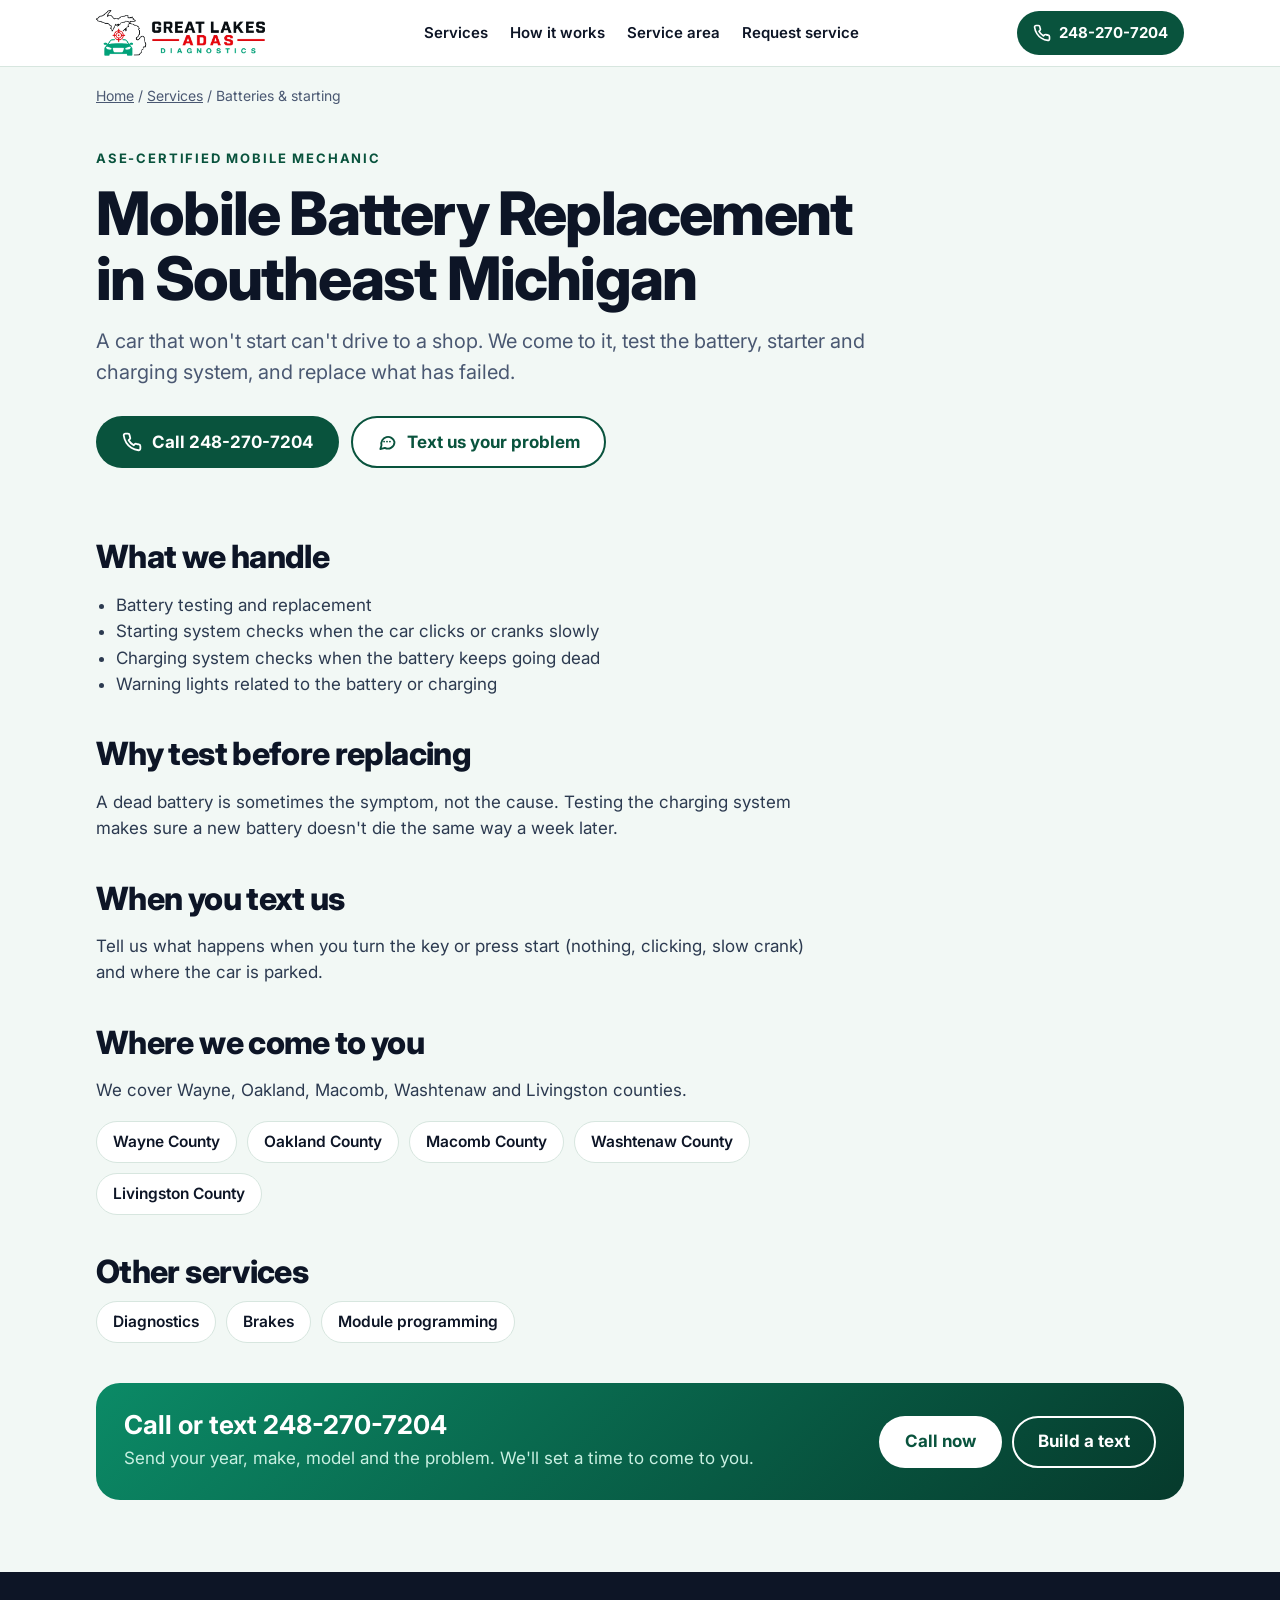
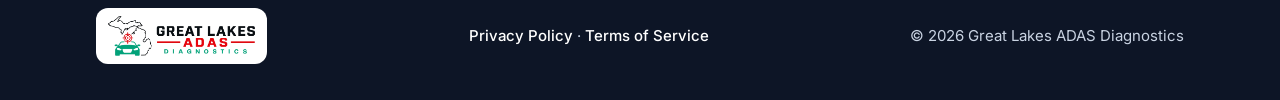
<file: services/mobile-battery-replacement/index.html>
<!doctype html>
<html lang="en">
<head>
<meta charset="utf-8">
<meta name="viewport" content="width=device-width, initial-scale=1, viewport-fit=cover">
<title>Mobile Car Battery Replacement &amp; No-Start Help | SE Michigan</title>
<meta name="description" content="Car won&#x27;t start? Battery testing, replacement and starting/charging checks at your location in Southeast Michigan. Call or text 248-270-7204.">
<link rel="canonical" href="https://greatlakesmechanic.com/services/mobile-battery-replacement/">
<meta property="og:type" content="website">
<meta property="og:site_name" content="Great Lakes Mobile Mechanic">
<meta property="og:title" content="Mobile Car Battery Replacement &amp; No-Start Help | SE Michigan">
<meta property="og:description" content="Car won&#x27;t start? Battery testing, replacement and starting/charging checks at your location in Southeast Michigan. Call or text 248-270-7204.">
<meta property="og:url" content="https://greatlakesmechanic.com/services/mobile-battery-replacement/">
<meta property="og:image" content="https://greatlakesmechanic.com/og-image.jpg">
<meta property="og:image:width" content="1200">
<meta property="og:image:height" content="628">
<meta name="twitter:card" content="summary_large_image">
<meta name="theme-color" content="#09533d">
<link rel="icon" href="/favicon.ico" sizes="any">
<link rel="icon" href="/icon.svg" type="image/svg+xml">
<link rel="apple-touch-icon" href="/apple-touch-icon.png">
<link rel="manifest" href="/site.webmanifest">
<link rel="preconnect" href="https://fonts.googleapis.com">
<link rel="preconnect" href="https://fonts.gstatic.com" crossorigin>
<link rel="stylesheet" href="https://fonts.googleapis.com/css2?family=Inter:wght@400;500;600;700;800&display=swap">
<link rel="stylesheet" href="/assets/site.css">
<script type="application/ld+json">{"@context": "https://schema.org", "@graph": [{"@type": "AutoRepair", "@id": "https://greatlakesmechanic.com/#business", "name": "Great Lakes ADAS Diagnostics", "alternateName": "Great Lakes Mobile Mechanic", "url": "https://greatlakesmechanic.com/", "telephone": "+1-248-270-7204", "image": "https://greatlakesmechanic.com/og-image.jpg", "logo": "https://greatlakesmechanic.com/assets/great-lakes-logo.png", "description": "ASE-certified mobile mechanic serving Southeast Michigan. Diagnostics, brakes, batteries and module programming at your home, work or roadside.", "areaServed": [{"@type": "AdministrativeArea", "name": "Wayne County, MI"}, {"@type": "AdministrativeArea", "name": "Oakland County, MI"}, {"@type": "AdministrativeArea", "name": "Macomb County, MI"}, {"@type": "AdministrativeArea", "name": "Washtenaw County, MI"}, {"@type": "AdministrativeArea", "name": "Livingston County, MI"}], "knowsAbout": ["Vehicle diagnostics", "Brake repair", "Battery replacement", "Module programming"], "hasCredential": {"@type": "EducationalOccupationalCredential", "credentialCategory": "ASE Certification"}}, {"@type": "Service", "name": "Mobile Battery Replacement", "serviceType": "Mobile Battery Replacement", "provider": {"@id": "https://greatlakesmechanic.com/#business"}, "areaServed": [{"@type": "AdministrativeArea", "name": "Wayne County, MI"}, {"@type": "AdministrativeArea", "name": "Oakland County, MI"}, {"@type": "AdministrativeArea", "name": "Macomb County, MI"}, {"@type": "AdministrativeArea", "name": "Washtenaw County, MI"}, {"@type": "AdministrativeArea", "name": "Livingston County, MI"}], "url": "https://greatlakesmechanic.com/services/mobile-battery-replacement/"}, {"@type": "BreadcrumbList", "itemListElement": [{"@type": "ListItem", "position": 1, "name": "Home", "item": "https://greatlakesmechanic.com/"}, {"@type": "ListItem", "position": 2, "name": "Services", "item": "https://greatlakesmechanic.com/#services"}, {"@type": "ListItem", "position": 3, "name": "Batteries & starting", "item": "https://greatlakesmechanic.com/services/mobile-battery-replacement/"}]}]}</script>
<script async src="https://www.googletagmanager.com/gtag/js?id=AW-18550194550"></script>
<script>window.dataLayer=window.dataLayer||[];function gtag(){dataLayer.push(arguments);}gtag('js',new Date());gtag('config','AW-18550194550');</script>
<script>document.addEventListener('click',function(e){var a=e.target.closest&&e.target.closest('a[href^="tel:"],a[href^="sms:"]');if(!a)return;var sms=a.getAttribute('href').indexOf('sms:')===0;
if(window.gtag){var l=sms?'vIFCCKvgiLAdEPaCto1F':'RdRaCKjgiLAdEPaCto1F';if(l)gtag('event','conversion',{send_to:'AW-18550194550/'+l});gtag('event',sms?'text_click':'call_click');}
if(window.fbq)fbq('track','Contact',{method:sms?'text':'call'});},true);</script>
</head>
<body>
<header>
  <div class="wrap bar">
    <a href="/" aria-label="Great Lakes ADAS Diagnostics home"><img src="/assets/great-lakes-logo.png" alt="Great Lakes ADAS Diagnostics" width="1125" height="306"></a>
    <nav aria-label="Main">
      <a href="/#services">Services</a>
      <a href="/#how">How it works</a>
      <a href="/#area">Service area</a>
      <a href="/#request">Request service</a>
    </nav>
    <a class="call" href="tel:+12482707204"><svg width="18" height="18" viewBox="0 0 24 24" fill="none" stroke="currentColor" stroke-width="2.2" stroke-linecap="round" stroke-linejoin="round" aria-hidden="true"><path d="M22 16.9v3a2 2 0 0 1-2.2 2 19.8 19.8 0 0 1-8.6-3.1 19.5 19.5 0 0 1-6-6A19.8 19.8 0 0 1 2.1 4.2 2 2 0 0 1 4.1 2h3a2 2 0 0 1 2 1.7c.1 1 .4 1.9.7 2.8a2 2 0 0 1-.5 2.1L8 9.9a16 16 0 0 0 6 6l1.3-1.3a2 2 0 0 1 2.1-.4c.9.3 1.8.6 2.8.7a2 2 0 0 1 1.7 2z"/></svg><span>248-270-7204</span></a>
  </div>
</header>
<main>
<div class="wrap crumbs"><a href="/">Home</a> / <a href="/#services">Services</a> / Batteries & starting</div>
<section class="page-hero"><div class="wrap"><p class="eyebrow">ASE-certified mobile mechanic</p><h1>Mobile Battery Replacement in Southeast Michigan</h1><p class="lead">A car that won't start can't drive to a shop. We come to it, test the battery, starter and charging system, and replace what has failed.</p>
<div class="actions"><a class="btn primary" href="tel:+12482707204"><svg viewBox="0 0 24 24" fill="none" stroke="currentColor" stroke-width="2.2" stroke-linecap="round" stroke-linejoin="round" aria-hidden="true"><path d="M22 16.9v3a2 2 0 0 1-2.2 2 19.8 19.8 0 0 1-8.6-3.1 19.5 19.5 0 0 1-6-6A19.8 19.8 0 0 1 2.1 4.2 2 2 0 0 1 4.1 2h3a2 2 0 0 1 2 1.7c.1 1 .4 1.9.7 2.8a2 2 0 0 1-.5 2.1L8 9.9a16 16 0 0 0 6 6l1.3-1.3a2 2 0 0 1 2.1-.4c.9.3 1.8.6 2.8.7a2 2 0 0 1 1.7 2z"/></svg>Call 248-270-7204</a><a class="btn ghost" href="/#request"><svg viewBox="0 0 24 24" fill="none" stroke="currentColor" stroke-width="2.2" stroke-linecap="round" stroke-linejoin="round" aria-hidden="true"><path d="M21 12a8 8 0 0 1-11.6 7.1L4 20.5l1.4-4.6A8 8 0 1 1 21 12z"/><path d="M8.5 11.5h.01M12 11.5h.01M15.5 11.5h.01"/></svg>Text us your problem</a></div></div></section>
<section class="block" style="padding-top:24px"><div class="wrap"><div class="prose"><h2>What we handle</h2>
<ul><li>Battery testing and replacement</li><li>Starting system checks when the car clicks or cranks slowly</li><li>Charging system checks when the battery keeps going dead</li><li>Warning lights related to the battery or charging</li></ul>
<h2>Why test before replacing</h2>
<p>A dead battery is sometimes the symptom, not the cause. Testing the charging system makes sure a new battery doesn't die the same way a week later.</p>
<h2>When you text us</h2>
<p>Tell us what happens when you turn the key or press start (nothing, clicking, slow crank) and where the car is parked.</p>
<h2>Where we come to you</h2><p>We cover Wayne, Oakland, Macomb, Washtenaw and Livingston counties.</p><ul class="links"><li><a href="/areas/wayne-county/">Wayne County</a></li><li><a href="/areas/oakland-county/">Oakland County</a></li><li><a href="/areas/macomb-county/">Macomb County</a></li><li><a href="/areas/washtenaw-county/">Washtenaw County</a></li><li><a href="/areas/livingston-county/">Livingston County</a></li></ul>
<h2>Other services</h2><ul class="links"><li><a href="/services/mobile-diagnostics/">Diagnostics</a></li><li><a href="/services/mobile-brake-repair/">Brakes</a></li><li><a href="/services/module-programming/">Module programming</a></li></ul></div><div class="cta-box"><div><h2>Call or text 248-270-7204</h2><p>Send your year, make, model and the problem. We'll set a time to come to you.</p></div>
<div class="row"><a class="btn light" href="tel:+12482707204">Call now</a><a class="btn ghost-light" href="/#request">Build a text</a></div></div></div></section>
</main>
<footer>
  <div class="wrap">
    <span class="plate"><img src="/assets/great-lakes-logo.png" alt="Great Lakes ADAS Diagnostics" width="1125" height="306"></span>
    <div><a href="/privacy/" style="font-weight:500">Privacy Policy</a> · <a href="/terms/" style="font-weight:500">Terms of Service</a></div>
    <div>© 2026 Great Lakes ADAS Diagnostics</div>
  </div>
</footer>
<div class="mbar">
  <a class="btn primary" href="tel:+12482707204">Call</a>
  <a class="btn ghost" href="/#request">Text us</a>
</div>
</body>
</html>
</file>
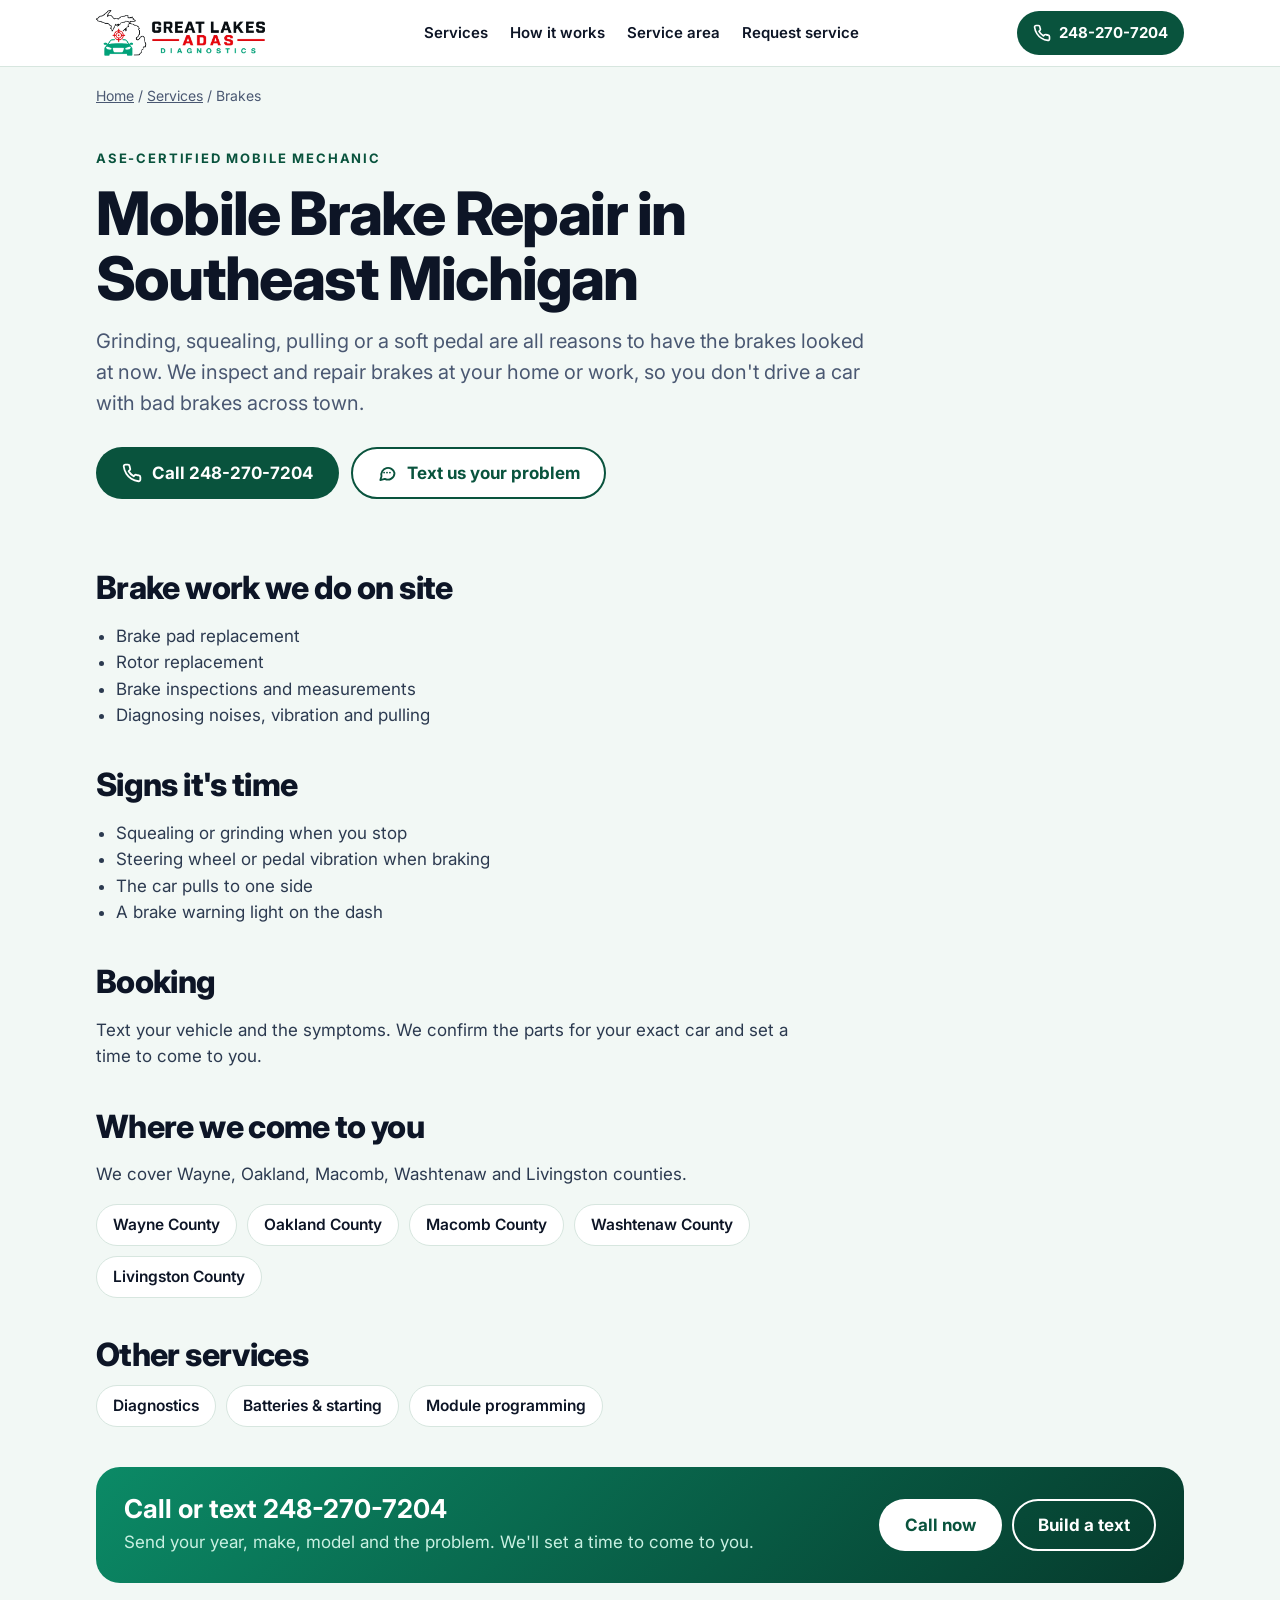
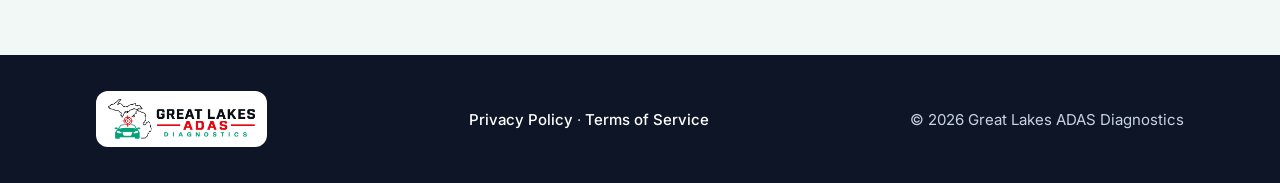
<file: services/mobile-brake-repair/index.html>
<!doctype html>
<html lang="en">
<head>
<meta charset="utf-8">
<meta name="viewport" content="width=device-width, initial-scale=1, viewport-fit=cover">
<title>Mobile Brake Repair at Home | Pads &amp; Rotors | SE Michigan</title>
<meta name="description" content="Brake pads, rotors and inspections done in your driveway across Wayne, Oakland, Macomb, Washtenaw and Livingston counties. Call or text 248-270-7204.">
<link rel="canonical" href="https://greatlakesmechanic.com/services/mobile-brake-repair/">
<meta property="og:type" content="website">
<meta property="og:site_name" content="Great Lakes Mobile Mechanic">
<meta property="og:title" content="Mobile Brake Repair at Home | Pads &amp; Rotors | SE Michigan">
<meta property="og:description" content="Brake pads, rotors and inspections done in your driveway across Wayne, Oakland, Macomb, Washtenaw and Livingston counties. Call or text 248-270-7204.">
<meta property="og:url" content="https://greatlakesmechanic.com/services/mobile-brake-repair/">
<meta property="og:image" content="https://greatlakesmechanic.com/og-image.jpg">
<meta property="og:image:width" content="1200">
<meta property="og:image:height" content="628">
<meta name="twitter:card" content="summary_large_image">
<meta name="theme-color" content="#09533d">
<link rel="icon" href="/favicon.ico" sizes="any">
<link rel="icon" href="/icon.svg" type="image/svg+xml">
<link rel="apple-touch-icon" href="/apple-touch-icon.png">
<link rel="manifest" href="/site.webmanifest">
<link rel="preconnect" href="https://fonts.googleapis.com">
<link rel="preconnect" href="https://fonts.gstatic.com" crossorigin>
<link rel="stylesheet" href="https://fonts.googleapis.com/css2?family=Inter:wght@400;500;600;700;800&display=swap">
<link rel="stylesheet" href="/assets/site.css">
<script type="application/ld+json">{"@context": "https://schema.org", "@graph": [{"@type": "AutoRepair", "@id": "https://greatlakesmechanic.com/#business", "name": "Great Lakes ADAS Diagnostics", "alternateName": "Great Lakes Mobile Mechanic", "url": "https://greatlakesmechanic.com/", "telephone": "+1-248-270-7204", "image": "https://greatlakesmechanic.com/og-image.jpg", "logo": "https://greatlakesmechanic.com/assets/great-lakes-logo.png", "description": "ASE-certified mobile mechanic serving Southeast Michigan. Diagnostics, brakes, batteries and module programming at your home, work or roadside.", "areaServed": [{"@type": "AdministrativeArea", "name": "Wayne County, MI"}, {"@type": "AdministrativeArea", "name": "Oakland County, MI"}, {"@type": "AdministrativeArea", "name": "Macomb County, MI"}, {"@type": "AdministrativeArea", "name": "Washtenaw County, MI"}, {"@type": "AdministrativeArea", "name": "Livingston County, MI"}], "knowsAbout": ["Vehicle diagnostics", "Brake repair", "Battery replacement", "Module programming"], "hasCredential": {"@type": "EducationalOccupationalCredential", "credentialCategory": "ASE Certification"}}, {"@type": "Service", "name": "Mobile Brake Repair", "serviceType": "Mobile Brake Repair", "provider": {"@id": "https://greatlakesmechanic.com/#business"}, "areaServed": [{"@type": "AdministrativeArea", "name": "Wayne County, MI"}, {"@type": "AdministrativeArea", "name": "Oakland County, MI"}, {"@type": "AdministrativeArea", "name": "Macomb County, MI"}, {"@type": "AdministrativeArea", "name": "Washtenaw County, MI"}, {"@type": "AdministrativeArea", "name": "Livingston County, MI"}], "url": "https://greatlakesmechanic.com/services/mobile-brake-repair/"}, {"@type": "BreadcrumbList", "itemListElement": [{"@type": "ListItem", "position": 1, "name": "Home", "item": "https://greatlakesmechanic.com/"}, {"@type": "ListItem", "position": 2, "name": "Services", "item": "https://greatlakesmechanic.com/#services"}, {"@type": "ListItem", "position": 3, "name": "Brakes", "item": "https://greatlakesmechanic.com/services/mobile-brake-repair/"}]}]}</script>
<script async src="https://www.googletagmanager.com/gtag/js?id=AW-18550194550"></script>
<script>window.dataLayer=window.dataLayer||[];function gtag(){dataLayer.push(arguments);}gtag('js',new Date());gtag('config','AW-18550194550');</script>
<script>document.addEventListener('click',function(e){var a=e.target.closest&&e.target.closest('a[href^="tel:"],a[href^="sms:"]');if(!a)return;var sms=a.getAttribute('href').indexOf('sms:')===0;
if(window.gtag){var l=sms?'vIFCCKvgiLAdEPaCto1F':'RdRaCKjgiLAdEPaCto1F';if(l)gtag('event','conversion',{send_to:'AW-18550194550/'+l});gtag('event',sms?'text_click':'call_click');}
if(window.fbq)fbq('track','Contact',{method:sms?'text':'call'});},true);</script>
</head>
<body>
<header>
  <div class="wrap bar">
    <a href="/" aria-label="Great Lakes ADAS Diagnostics home"><img src="/assets/great-lakes-logo.png" alt="Great Lakes ADAS Diagnostics" width="1125" height="306"></a>
    <nav aria-label="Main">
      <a href="/#services">Services</a>
      <a href="/#how">How it works</a>
      <a href="/#area">Service area</a>
      <a href="/#request">Request service</a>
    </nav>
    <a class="call" href="tel:+12482707204"><svg width="18" height="18" viewBox="0 0 24 24" fill="none" stroke="currentColor" stroke-width="2.2" stroke-linecap="round" stroke-linejoin="round" aria-hidden="true"><path d="M22 16.9v3a2 2 0 0 1-2.2 2 19.8 19.8 0 0 1-8.6-3.1 19.5 19.5 0 0 1-6-6A19.8 19.8 0 0 1 2.1 4.2 2 2 0 0 1 4.1 2h3a2 2 0 0 1 2 1.7c.1 1 .4 1.9.7 2.8a2 2 0 0 1-.5 2.1L8 9.9a16 16 0 0 0 6 6l1.3-1.3a2 2 0 0 1 2.1-.4c.9.3 1.8.6 2.8.7a2 2 0 0 1 1.7 2z"/></svg><span>248-270-7204</span></a>
  </div>
</header>
<main>
<div class="wrap crumbs"><a href="/">Home</a> / <a href="/#services">Services</a> / Brakes</div>
<section class="page-hero"><div class="wrap"><p class="eyebrow">ASE-certified mobile mechanic</p><h1>Mobile Brake Repair in Southeast Michigan</h1><p class="lead">Grinding, squealing, pulling or a soft pedal are all reasons to have the brakes looked at now. We inspect and repair brakes at your home or work, so you don't drive a car with bad brakes across town.</p>
<div class="actions"><a class="btn primary" href="tel:+12482707204"><svg viewBox="0 0 24 24" fill="none" stroke="currentColor" stroke-width="2.2" stroke-linecap="round" stroke-linejoin="round" aria-hidden="true"><path d="M22 16.9v3a2 2 0 0 1-2.2 2 19.8 19.8 0 0 1-8.6-3.1 19.5 19.5 0 0 1-6-6A19.8 19.8 0 0 1 2.1 4.2 2 2 0 0 1 4.1 2h3a2 2 0 0 1 2 1.7c.1 1 .4 1.9.7 2.8a2 2 0 0 1-.5 2.1L8 9.9a16 16 0 0 0 6 6l1.3-1.3a2 2 0 0 1 2.1-.4c.9.3 1.8.6 2.8.7a2 2 0 0 1 1.7 2z"/></svg>Call 248-270-7204</a><a class="btn ghost" href="/#request"><svg viewBox="0 0 24 24" fill="none" stroke="currentColor" stroke-width="2.2" stroke-linecap="round" stroke-linejoin="round" aria-hidden="true"><path d="M21 12a8 8 0 0 1-11.6 7.1L4 20.5l1.4-4.6A8 8 0 1 1 21 12z"/><path d="M8.5 11.5h.01M12 11.5h.01M15.5 11.5h.01"/></svg>Text us your problem</a></div></div></section>
<section class="block" style="padding-top:24px"><div class="wrap"><div class="prose"><h2>Brake work we do on site</h2>
<ul><li>Brake pad replacement</li><li>Rotor replacement</li><li>Brake inspections and measurements</li><li>Diagnosing noises, vibration and pulling</li></ul>
<h2>Signs it's time</h2>
<ul><li>Squealing or grinding when you stop</li><li>Steering wheel or pedal vibration when braking</li><li>The car pulls to one side</li><li>A brake warning light on the dash</li></ul>
<h2>Booking</h2>
<p>Text your vehicle and the symptoms. We confirm the parts for your exact car and set a time to come to you.</p>
<h2>Where we come to you</h2><p>We cover Wayne, Oakland, Macomb, Washtenaw and Livingston counties.</p><ul class="links"><li><a href="/areas/wayne-county/">Wayne County</a></li><li><a href="/areas/oakland-county/">Oakland County</a></li><li><a href="/areas/macomb-county/">Macomb County</a></li><li><a href="/areas/washtenaw-county/">Washtenaw County</a></li><li><a href="/areas/livingston-county/">Livingston County</a></li></ul>
<h2>Other services</h2><ul class="links"><li><a href="/services/mobile-diagnostics/">Diagnostics</a></li><li><a href="/services/mobile-battery-replacement/">Batteries & starting</a></li><li><a href="/services/module-programming/">Module programming</a></li></ul></div><div class="cta-box"><div><h2>Call or text 248-270-7204</h2><p>Send your year, make, model and the problem. We'll set a time to come to you.</p></div>
<div class="row"><a class="btn light" href="tel:+12482707204">Call now</a><a class="btn ghost-light" href="/#request">Build a text</a></div></div></div></section>
</main>
<footer>
  <div class="wrap">
    <span class="plate"><img src="/assets/great-lakes-logo.png" alt="Great Lakes ADAS Diagnostics" width="1125" height="306"></span>
    <div><a href="/privacy/" style="font-weight:500">Privacy Policy</a> · <a href="/terms/" style="font-weight:500">Terms of Service</a></div>
    <div>© 2026 Great Lakes ADAS Diagnostics</div>
  </div>
</footer>
<div class="mbar">
  <a class="btn primary" href="tel:+12482707204">Call</a>
  <a class="btn ghost" href="/#request">Text us</a>
</div>
</body>
</html>
</file>
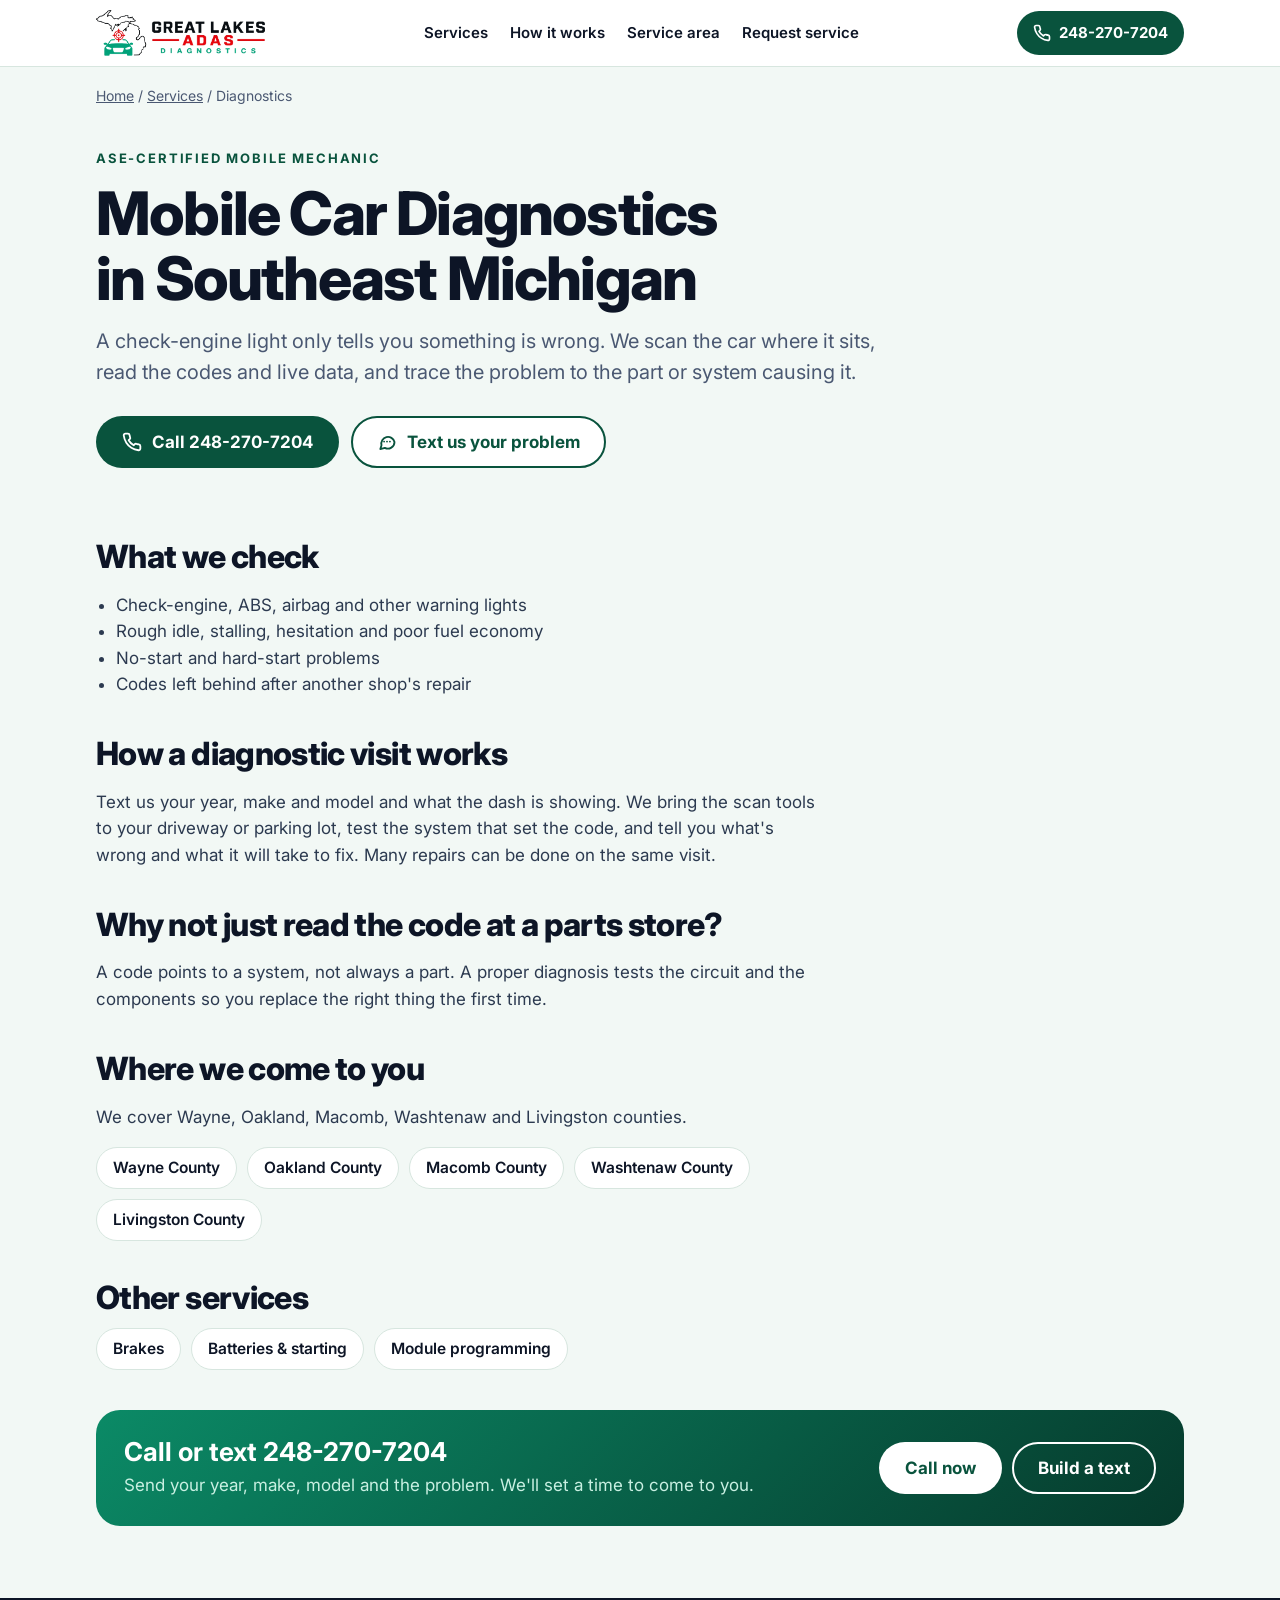
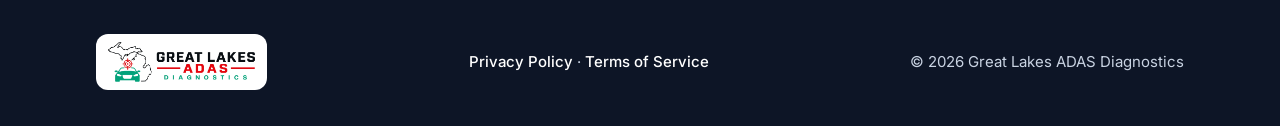
<file: services/mobile-diagnostics/index.html>
<!doctype html>
<html lang="en">
<head>
<meta charset="utf-8">
<meta name="viewport" content="width=device-width, initial-scale=1, viewport-fit=cover">
<title>Mobile Car Diagnostics &amp; Check Engine Light | SE Michigan</title>
<meta name="description" content="Check-engine and warning light diagnostics at your home or work in Southeast Michigan. ASE-certified mobile mechanic. Call or text 248-270-7204.">
<link rel="canonical" href="https://greatlakesmechanic.com/services/mobile-diagnostics/">
<meta property="og:type" content="website">
<meta property="og:site_name" content="Great Lakes Mobile Mechanic">
<meta property="og:title" content="Mobile Car Diagnostics &amp; Check Engine Light | SE Michigan">
<meta property="og:description" content="Check-engine and warning light diagnostics at your home or work in Southeast Michigan. ASE-certified mobile mechanic. Call or text 248-270-7204.">
<meta property="og:url" content="https://greatlakesmechanic.com/services/mobile-diagnostics/">
<meta property="og:image" content="https://greatlakesmechanic.com/og-image.jpg">
<meta property="og:image:width" content="1200">
<meta property="og:image:height" content="628">
<meta name="twitter:card" content="summary_large_image">
<meta name="theme-color" content="#09533d">
<link rel="icon" href="/favicon.ico" sizes="any">
<link rel="icon" href="/icon.svg" type="image/svg+xml">
<link rel="apple-touch-icon" href="/apple-touch-icon.png">
<link rel="manifest" href="/site.webmanifest">
<link rel="preconnect" href="https://fonts.googleapis.com">
<link rel="preconnect" href="https://fonts.gstatic.com" crossorigin>
<link rel="stylesheet" href="https://fonts.googleapis.com/css2?family=Inter:wght@400;500;600;700;800&display=swap">
<link rel="stylesheet" href="/assets/site.css">
<script type="application/ld+json">{"@context": "https://schema.org", "@graph": [{"@type": "AutoRepair", "@id": "https://greatlakesmechanic.com/#business", "name": "Great Lakes ADAS Diagnostics", "alternateName": "Great Lakes Mobile Mechanic", "url": "https://greatlakesmechanic.com/", "telephone": "+1-248-270-7204", "image": "https://greatlakesmechanic.com/og-image.jpg", "logo": "https://greatlakesmechanic.com/assets/great-lakes-logo.png", "description": "ASE-certified mobile mechanic serving Southeast Michigan. Diagnostics, brakes, batteries and module programming at your home, work or roadside.", "areaServed": [{"@type": "AdministrativeArea", "name": "Wayne County, MI"}, {"@type": "AdministrativeArea", "name": "Oakland County, MI"}, {"@type": "AdministrativeArea", "name": "Macomb County, MI"}, {"@type": "AdministrativeArea", "name": "Washtenaw County, MI"}, {"@type": "AdministrativeArea", "name": "Livingston County, MI"}], "knowsAbout": ["Vehicle diagnostics", "Brake repair", "Battery replacement", "Module programming"], "hasCredential": {"@type": "EducationalOccupationalCredential", "credentialCategory": "ASE Certification"}}, {"@type": "Service", "name": "Mobile Car Diagnostics", "serviceType": "Mobile Car Diagnostics", "provider": {"@id": "https://greatlakesmechanic.com/#business"}, "areaServed": [{"@type": "AdministrativeArea", "name": "Wayne County, MI"}, {"@type": "AdministrativeArea", "name": "Oakland County, MI"}, {"@type": "AdministrativeArea", "name": "Macomb County, MI"}, {"@type": "AdministrativeArea", "name": "Washtenaw County, MI"}, {"@type": "AdministrativeArea", "name": "Livingston County, MI"}], "url": "https://greatlakesmechanic.com/services/mobile-diagnostics/"}, {"@type": "BreadcrumbList", "itemListElement": [{"@type": "ListItem", "position": 1, "name": "Home", "item": "https://greatlakesmechanic.com/"}, {"@type": "ListItem", "position": 2, "name": "Services", "item": "https://greatlakesmechanic.com/#services"}, {"@type": "ListItem", "position": 3, "name": "Diagnostics", "item": "https://greatlakesmechanic.com/services/mobile-diagnostics/"}]}]}</script>
<script async src="https://www.googletagmanager.com/gtag/js?id=AW-18550194550"></script>
<script>window.dataLayer=window.dataLayer||[];function gtag(){dataLayer.push(arguments);}gtag('js',new Date());gtag('config','AW-18550194550');</script>
<script>document.addEventListener('click',function(e){var a=e.target.closest&&e.target.closest('a[href^="tel:"],a[href^="sms:"]');if(!a)return;var sms=a.getAttribute('href').indexOf('sms:')===0;
if(window.gtag){var l=sms?'vIFCCKvgiLAdEPaCto1F':'RdRaCKjgiLAdEPaCto1F';if(l)gtag('event','conversion',{send_to:'AW-18550194550/'+l});gtag('event',sms?'text_click':'call_click');}
if(window.fbq)fbq('track','Contact',{method:sms?'text':'call'});},true);</script>
</head>
<body>
<header>
  <div class="wrap bar">
    <a href="/" aria-label="Great Lakes ADAS Diagnostics home"><img src="/assets/great-lakes-logo.png" alt="Great Lakes ADAS Diagnostics" width="1125" height="306"></a>
    <nav aria-label="Main">
      <a href="/#services">Services</a>
      <a href="/#how">How it works</a>
      <a href="/#area">Service area</a>
      <a href="/#request">Request service</a>
    </nav>
    <a class="call" href="tel:+12482707204"><svg width="18" height="18" viewBox="0 0 24 24" fill="none" stroke="currentColor" stroke-width="2.2" stroke-linecap="round" stroke-linejoin="round" aria-hidden="true"><path d="M22 16.9v3a2 2 0 0 1-2.2 2 19.8 19.8 0 0 1-8.6-3.1 19.5 19.5 0 0 1-6-6A19.8 19.8 0 0 1 2.1 4.2 2 2 0 0 1 4.1 2h3a2 2 0 0 1 2 1.7c.1 1 .4 1.9.7 2.8a2 2 0 0 1-.5 2.1L8 9.9a16 16 0 0 0 6 6l1.3-1.3a2 2 0 0 1 2.1-.4c.9.3 1.8.6 2.8.7a2 2 0 0 1 1.7 2z"/></svg><span>248-270-7204</span></a>
  </div>
</header>
<main>
<div class="wrap crumbs"><a href="/">Home</a> / <a href="/#services">Services</a> / Diagnostics</div>
<section class="page-hero"><div class="wrap"><p class="eyebrow">ASE-certified mobile mechanic</p><h1>Mobile Car Diagnostics in Southeast Michigan</h1><p class="lead">A check-engine light only tells you something is wrong. We scan the car where it sits, read the codes and live data, and trace the problem to the part or system causing it.</p>
<div class="actions"><a class="btn primary" href="tel:+12482707204"><svg viewBox="0 0 24 24" fill="none" stroke="currentColor" stroke-width="2.2" stroke-linecap="round" stroke-linejoin="round" aria-hidden="true"><path d="M22 16.9v3a2 2 0 0 1-2.2 2 19.8 19.8 0 0 1-8.6-3.1 19.5 19.5 0 0 1-6-6A19.8 19.8 0 0 1 2.1 4.2 2 2 0 0 1 4.1 2h3a2 2 0 0 1 2 1.7c.1 1 .4 1.9.7 2.8a2 2 0 0 1-.5 2.1L8 9.9a16 16 0 0 0 6 6l1.3-1.3a2 2 0 0 1 2.1-.4c.9.3 1.8.6 2.8.7a2 2 0 0 1 1.7 2z"/></svg>Call 248-270-7204</a><a class="btn ghost" href="/#request"><svg viewBox="0 0 24 24" fill="none" stroke="currentColor" stroke-width="2.2" stroke-linecap="round" stroke-linejoin="round" aria-hidden="true"><path d="M21 12a8 8 0 0 1-11.6 7.1L4 20.5l1.4-4.6A8 8 0 1 1 21 12z"/><path d="M8.5 11.5h.01M12 11.5h.01M15.5 11.5h.01"/></svg>Text us your problem</a></div></div></section>
<section class="block" style="padding-top:24px"><div class="wrap"><div class="prose"><h2>What we check</h2>
<ul><li>Check-engine, ABS, airbag and other warning lights</li><li>Rough idle, stalling, hesitation and poor fuel economy</li><li>No-start and hard-start problems</li><li>Codes left behind after another shop's repair</li></ul>
<h2>How a diagnostic visit works</h2>
<p>Text us your year, make and model and what the dash is showing. We bring the scan tools to your driveway or parking lot, test the system that set the code, and tell you what's wrong and what it will take to fix. Many repairs can be done on the same visit.</p>
<h2>Why not just read the code at a parts store?</h2>
<p>A code points to a system, not always a part. A proper diagnosis tests the circuit and the components so you replace the right thing the first time.</p>
<h2>Where we come to you</h2><p>We cover Wayne, Oakland, Macomb, Washtenaw and Livingston counties.</p><ul class="links"><li><a href="/areas/wayne-county/">Wayne County</a></li><li><a href="/areas/oakland-county/">Oakland County</a></li><li><a href="/areas/macomb-county/">Macomb County</a></li><li><a href="/areas/washtenaw-county/">Washtenaw County</a></li><li><a href="/areas/livingston-county/">Livingston County</a></li></ul>
<h2>Other services</h2><ul class="links"><li><a href="/services/mobile-brake-repair/">Brakes</a></li><li><a href="/services/mobile-battery-replacement/">Batteries & starting</a></li><li><a href="/services/module-programming/">Module programming</a></li></ul></div><div class="cta-box"><div><h2>Call or text 248-270-7204</h2><p>Send your year, make, model and the problem. We'll set a time to come to you.</p></div>
<div class="row"><a class="btn light" href="tel:+12482707204">Call now</a><a class="btn ghost-light" href="/#request">Build a text</a></div></div></div></section>
</main>
<footer>
  <div class="wrap">
    <span class="plate"><img src="/assets/great-lakes-logo.png" alt="Great Lakes ADAS Diagnostics" width="1125" height="306"></span>
    <div><a href="/privacy/" style="font-weight:500">Privacy Policy</a> · <a href="/terms/" style="font-weight:500">Terms of Service</a></div>
    <div>© 2026 Great Lakes ADAS Diagnostics</div>
  </div>
</footer>
<div class="mbar">
  <a class="btn primary" href="tel:+12482707204">Call</a>
  <a class="btn ghost" href="/#request">Text us</a>
</div>
</body>
</html>
</file>
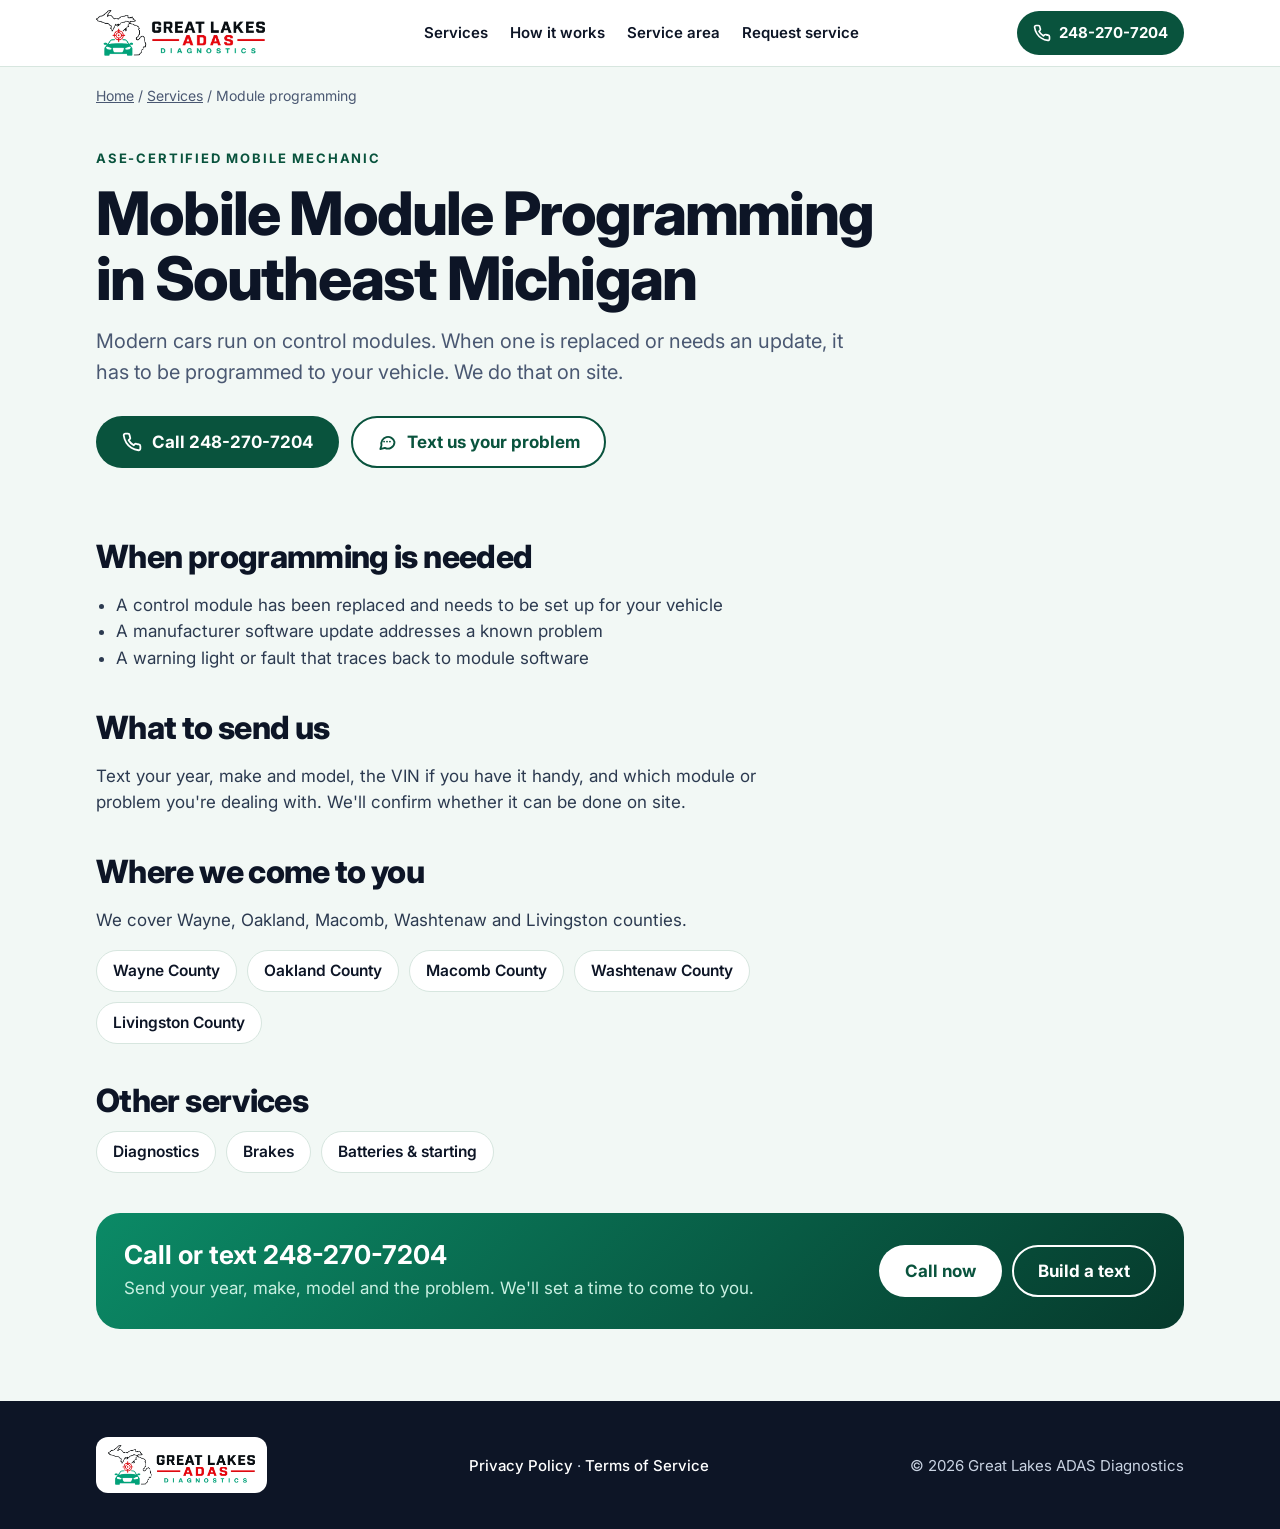
<file: services/module-programming/index.html>
<!doctype html>
<html lang="en">
<head>
<meta charset="utf-8">
<meta name="viewport" content="width=device-width, initial-scale=1, viewport-fit=cover">
<title>Mobile Module Programming &amp; Software Updates | SE Michigan</title>
<meta name="description" content="On-site vehicle module programming and software updates in Southeast Michigan, without a trip to the dealer. Call or text 248-270-7204.">
<link rel="canonical" href="https://greatlakesmechanic.com/services/module-programming/">
<meta property="og:type" content="website">
<meta property="og:site_name" content="Great Lakes Mobile Mechanic">
<meta property="og:title" content="Mobile Module Programming &amp; Software Updates | SE Michigan">
<meta property="og:description" content="On-site vehicle module programming and software updates in Southeast Michigan, without a trip to the dealer. Call or text 248-270-7204.">
<meta property="og:url" content="https://greatlakesmechanic.com/services/module-programming/">
<meta property="og:image" content="https://greatlakesmechanic.com/og-image.jpg">
<meta property="og:image:width" content="1200">
<meta property="og:image:height" content="628">
<meta name="twitter:card" content="summary_large_image">
<meta name="theme-color" content="#09533d">
<link rel="icon" href="/favicon.ico" sizes="any">
<link rel="icon" href="/icon.svg" type="image/svg+xml">
<link rel="apple-touch-icon" href="/apple-touch-icon.png">
<link rel="manifest" href="/site.webmanifest">
<link rel="preconnect" href="https://fonts.googleapis.com">
<link rel="preconnect" href="https://fonts.gstatic.com" crossorigin>
<link rel="stylesheet" href="https://fonts.googleapis.com/css2?family=Inter:wght@400;500;600;700;800&display=swap">
<link rel="stylesheet" href="/assets/site.css">
<script type="application/ld+json">{"@context": "https://schema.org", "@graph": [{"@type": "AutoRepair", "@id": "https://greatlakesmechanic.com/#business", "name": "Great Lakes ADAS Diagnostics", "alternateName": "Great Lakes Mobile Mechanic", "url": "https://greatlakesmechanic.com/", "telephone": "+1-248-270-7204", "image": "https://greatlakesmechanic.com/og-image.jpg", "logo": "https://greatlakesmechanic.com/assets/great-lakes-logo.png", "description": "ASE-certified mobile mechanic serving Southeast Michigan. Diagnostics, brakes, batteries and module programming at your home, work or roadside.", "areaServed": [{"@type": "AdministrativeArea", "name": "Wayne County, MI"}, {"@type": "AdministrativeArea", "name": "Oakland County, MI"}, {"@type": "AdministrativeArea", "name": "Macomb County, MI"}, {"@type": "AdministrativeArea", "name": "Washtenaw County, MI"}, {"@type": "AdministrativeArea", "name": "Livingston County, MI"}], "knowsAbout": ["Vehicle diagnostics", "Brake repair", "Battery replacement", "Module programming"], "hasCredential": {"@type": "EducationalOccupationalCredential", "credentialCategory": "ASE Certification"}}, {"@type": "Service", "name": "Mobile Module Programming", "serviceType": "Mobile Module Programming", "provider": {"@id": "https://greatlakesmechanic.com/#business"}, "areaServed": [{"@type": "AdministrativeArea", "name": "Wayne County, MI"}, {"@type": "AdministrativeArea", "name": "Oakland County, MI"}, {"@type": "AdministrativeArea", "name": "Macomb County, MI"}, {"@type": "AdministrativeArea", "name": "Washtenaw County, MI"}, {"@type": "AdministrativeArea", "name": "Livingston County, MI"}], "url": "https://greatlakesmechanic.com/services/module-programming/"}, {"@type": "BreadcrumbList", "itemListElement": [{"@type": "ListItem", "position": 1, "name": "Home", "item": "https://greatlakesmechanic.com/"}, {"@type": "ListItem", "position": 2, "name": "Services", "item": "https://greatlakesmechanic.com/#services"}, {"@type": "ListItem", "position": 3, "name": "Module programming", "item": "https://greatlakesmechanic.com/services/module-programming/"}]}]}</script>
<script async src="https://www.googletagmanager.com/gtag/js?id=AW-18550194550"></script>
<script>window.dataLayer=window.dataLayer||[];function gtag(){dataLayer.push(arguments);}gtag('js',new Date());gtag('config','AW-18550194550');</script>
<script>document.addEventListener('click',function(e){var a=e.target.closest&&e.target.closest('a[href^="tel:"],a[href^="sms:"]');if(!a)return;var sms=a.getAttribute('href').indexOf('sms:')===0;
if(window.gtag){var l=sms?'vIFCCKvgiLAdEPaCto1F':'RdRaCKjgiLAdEPaCto1F';if(l)gtag('event','conversion',{send_to:'AW-18550194550/'+l});gtag('event',sms?'text_click':'call_click');}
if(window.fbq)fbq('track','Contact',{method:sms?'text':'call'});},true);</script>
</head>
<body>
<header>
  <div class="wrap bar">
    <a href="/" aria-label="Great Lakes ADAS Diagnostics home"><img src="/assets/great-lakes-logo.png" alt="Great Lakes ADAS Diagnostics" width="1125" height="306"></a>
    <nav aria-label="Main">
      <a href="/#services">Services</a>
      <a href="/#how">How it works</a>
      <a href="/#area">Service area</a>
      <a href="/#request">Request service</a>
    </nav>
    <a class="call" href="tel:+12482707204"><svg width="18" height="18" viewBox="0 0 24 24" fill="none" stroke="currentColor" stroke-width="2.2" stroke-linecap="round" stroke-linejoin="round" aria-hidden="true"><path d="M22 16.9v3a2 2 0 0 1-2.2 2 19.8 19.8 0 0 1-8.6-3.1 19.5 19.5 0 0 1-6-6A19.8 19.8 0 0 1 2.1 4.2 2 2 0 0 1 4.1 2h3a2 2 0 0 1 2 1.7c.1 1 .4 1.9.7 2.8a2 2 0 0 1-.5 2.1L8 9.9a16 16 0 0 0 6 6l1.3-1.3a2 2 0 0 1 2.1-.4c.9.3 1.8.6 2.8.7a2 2 0 0 1 1.7 2z"/></svg><span>248-270-7204</span></a>
  </div>
</header>
<main>
<div class="wrap crumbs"><a href="/">Home</a> / <a href="/#services">Services</a> / Module programming</div>
<section class="page-hero"><div class="wrap"><p class="eyebrow">ASE-certified mobile mechanic</p><h1>Mobile Module Programming in Southeast Michigan</h1><p class="lead">Modern cars run on control modules. When one is replaced or needs an update, it has to be programmed to your vehicle. We do that on site.</p>
<div class="actions"><a class="btn primary" href="tel:+12482707204"><svg viewBox="0 0 24 24" fill="none" stroke="currentColor" stroke-width="2.2" stroke-linecap="round" stroke-linejoin="round" aria-hidden="true"><path d="M22 16.9v3a2 2 0 0 1-2.2 2 19.8 19.8 0 0 1-8.6-3.1 19.5 19.5 0 0 1-6-6A19.8 19.8 0 0 1 2.1 4.2 2 2 0 0 1 4.1 2h3a2 2 0 0 1 2 1.7c.1 1 .4 1.9.7 2.8a2 2 0 0 1-.5 2.1L8 9.9a16 16 0 0 0 6 6l1.3-1.3a2 2 0 0 1 2.1-.4c.9.3 1.8.6 2.8.7a2 2 0 0 1 1.7 2z"/></svg>Call 248-270-7204</a><a class="btn ghost" href="/#request"><svg viewBox="0 0 24 24" fill="none" stroke="currentColor" stroke-width="2.2" stroke-linecap="round" stroke-linejoin="round" aria-hidden="true"><path d="M21 12a8 8 0 0 1-11.6 7.1L4 20.5l1.4-4.6A8 8 0 1 1 21 12z"/><path d="M8.5 11.5h.01M12 11.5h.01M15.5 11.5h.01"/></svg>Text us your problem</a></div></div></section>
<section class="block" style="padding-top:24px"><div class="wrap"><div class="prose"><h2>When programming is needed</h2>
<ul><li>A control module has been replaced and needs to be set up for your vehicle</li><li>A manufacturer software update addresses a known problem</li><li>A warning light or fault that traces back to module software</li></ul>
<h2>What to send us</h2>
<p>Text your year, make and model, the VIN if you have it handy, and which module or problem you're dealing with. We'll confirm whether it can be done on site.</p>
<h2>Where we come to you</h2><p>We cover Wayne, Oakland, Macomb, Washtenaw and Livingston counties.</p><ul class="links"><li><a href="/areas/wayne-county/">Wayne County</a></li><li><a href="/areas/oakland-county/">Oakland County</a></li><li><a href="/areas/macomb-county/">Macomb County</a></li><li><a href="/areas/washtenaw-county/">Washtenaw County</a></li><li><a href="/areas/livingston-county/">Livingston County</a></li></ul>
<h2>Other services</h2><ul class="links"><li><a href="/services/mobile-diagnostics/">Diagnostics</a></li><li><a href="/services/mobile-brake-repair/">Brakes</a></li><li><a href="/services/mobile-battery-replacement/">Batteries & starting</a></li></ul></div><div class="cta-box"><div><h2>Call or text 248-270-7204</h2><p>Send your year, make, model and the problem. We'll set a time to come to you.</p></div>
<div class="row"><a class="btn light" href="tel:+12482707204">Call now</a><a class="btn ghost-light" href="/#request">Build a text</a></div></div></div></section>
</main>
<footer>
  <div class="wrap">
    <span class="plate"><img src="/assets/great-lakes-logo.png" alt="Great Lakes ADAS Diagnostics" width="1125" height="306"></span>
    <div><a href="/privacy/" style="font-weight:500">Privacy Policy</a> · <a href="/terms/" style="font-weight:500">Terms of Service</a></div>
    <div>© 2026 Great Lakes ADAS Diagnostics</div>
  </div>
</footer>
<div class="mbar">
  <a class="btn primary" href="tel:+12482707204">Call</a>
  <a class="btn ghost" href="/#request">Text us</a>
</div>
</body>
</html>
</file>
<file: assets/site.css>
/* Layout: a light tinted page; a green wave band carries the call/text actions, echoing the ads */
:root{
  --bg:#f2f8f5; --surface:#ffffff; --ink:#0d1526; --muted:#4a5872;
  --green:#02a27a; --green-deep:#09533d; --green-band:#0b7a5a; --red:#e90510;
  --line:#d7e6df; --tint:#e0f1e9; --on-green:#ffffff; --on-green-soft:#c9f0e2;
  --font:'Inter',system-ui,-apple-system,'Segoe UI',Roboto,sans-serif;
  --radius:18px;
}
*{box-sizing:border-box}
html{scroll-behavior:smooth}
@media (prefers-reduced-motion:reduce){html{scroll-behavior:auto}}
body{margin:0;background:var(--bg);color:var(--ink);font-family:var(--font);font-size:17px;line-height:1.55}
a{color:var(--green-deep)}
a:focus-visible,button:focus-visible,input:focus-visible,select:focus-visible,textarea:focus-visible{outline:3px solid var(--red);outline-offset:2px}
h1,h2,h3{line-height:1.08;text-wrap:balance;margin:0}
.wrap{max-width:1120px;margin:0 auto;padding-left:max(16px,env(safe-area-inset-left,0px));padding-right:max(16px,env(safe-area-inset-right,0px))}
.eyebrow{font-size:13px;font-weight:700;letter-spacing:.14em;text-transform:uppercase;color:var(--green-deep)}

/* header */
body::before{content:"";position:fixed;inset:0 0 auto;height:env(safe-area-inset-top,0px);z-index:10;background:var(--surface)}
header{position:sticky;top:env(safe-area-inset-top,0px);z-index:9;background:color-mix(in srgb,var(--surface) 94%,transparent);backdrop-filter:blur(8px);border-bottom:1px solid var(--line)}
.bar{display:flex;align-items:center;justify-content:space-between;gap:16px;padding-block:10px}
.bar img{height:46px;width:auto;display:block}
nav{display:flex;gap:22px;font-size:15px;font-weight:600}
nav a{text-decoration:none;color:var(--ink)}
nav a:hover{color:var(--green-deep)}
.bar .call{display:inline-flex;align-items:center;gap:8px;background:var(--green-deep);color:var(--on-green);text-decoration:none;font-weight:700;padding:10px 16px;border-radius:999px;white-space:nowrap;font-size:15px}
@media (max-width:860px){nav{display:none}}
@media (max-width:420px){.bar img{height:38px}.bar .call span{display:none}}

/* hero */
.hero{padding-block:56px 0}
.hero-grid{display:grid;grid-template-columns:minmax(0,1.05fr) minmax(0,.95fr);gap:32px;align-items:center}
.hero h1{font-size:clamp(44px,7vw,80px);font-weight:800;letter-spacing:-.035em}
.hero h1 em{font-style:normal;color:var(--green)}
.hero p.lead{font-size:clamp(18px,2.2vw,22px);color:var(--muted);margin:18px 0 0;max-width:30ch}
.actions{display:flex;flex-wrap:wrap;gap:12px;margin-top:28px}
.btn{display:inline-flex;align-items:center;justify-content:center;gap:10px;min-height:52px;padding:0 24px;border-radius:999px;font-weight:700;font-size:17px;text-decoration:none;border:2px solid transparent;cursor:pointer;font-family:inherit}
.btn.primary{background:var(--green-deep);color:var(--on-green)}
.btn.primary:hover{background:#06402f}
.btn.ghost{background:var(--surface);color:var(--green-deep);border-color:var(--green-deep)}
.btn.ghost:hover{background:var(--tint)}
.btn svg{width:20px;height:20px;flex:none}
.cred{display:flex;align-items:center;gap:14px;margin-top:28px}
.cred img{width:58px;height:60px}
.cred b{display:block;font-size:17px}
.cred span{font-size:15px;color:var(--muted)}
.hero-art{position:relative;aspect-ratio:1/1;max-width:100%}
.hero-art .disc{position:absolute;inset:6% 0 0 10%;border-radius:50%;background:var(--tint)}
.hero-art svg{position:relative;width:100%;height:auto}
@media (max-width:760px){.hero-grid{grid-template-columns:minmax(0,1fr)}.hero-art{max-width:300px;margin:0 auto;order:-1;width:56%}}

/* wave into green band */
.wave{display:block;width:100%;height:auto;margin-top:24px}
.band{background:linear-gradient(135deg,#0b8a66,#063a2c);color:var(--on-green)}
.band .wrap{padding-block:8px 48px}
.callstrip{display:flex;flex-wrap:wrap;align-items:center;justify-content:center;gap:16px 28px;text-align:center}
.callstrip .num{font-size:clamp(34px,6vw,56px);font-weight:800;letter-spacing:-.02em;color:var(--on-green);text-decoration:none}
.callstrip .lbl{font-size:13px;font-weight:700;letter-spacing:.16em;color:var(--on-green-soft)}
.callstrip .btn.light{background:var(--on-green);color:var(--green-deep)}

/* sections */
section.block{padding-block:72px}
.head{display:flex;flex-direction:column;gap:10px;margin-bottom:32px;max-width:640px}
.head h2{font-size:clamp(30px,4vw,44px);font-weight:800;letter-spacing:-.025em}
.head p{margin:0;color:var(--muted)}

.services{display:grid;grid-template-columns:repeat(4,minmax(0,1fr));gap:16px}
.svc{background:var(--surface);border:1px solid var(--line);border-radius:var(--radius);padding:22px;display:flex;flex-direction:column;gap:10px}
.svc .ic{width:52px;height:52px;border-radius:50%;background:var(--green-deep);display:flex;align-items:center;justify-content:center}
.svc .ic.red{background:var(--red)}
.svc .ic svg{width:26px;height:26px;stroke:#fff}
.svc h3{font-size:20px;font-weight:700}
.svc p{margin:0;font-size:15.5px;color:var(--muted)}
.note{margin-top:20px;font-size:15.5px;color:var(--muted)}
@media (max-width:960px){.services{grid-template-columns:repeat(2,minmax(0,1fr))}}
@media (max-width:520px){.services{grid-template-columns:minmax(0,1fr)}}

.steps{list-style:none;margin:0;padding:0;display:grid;grid-template-columns:repeat(3,minmax(0,1fr));gap:16px;counter-reset:s}
.steps li{counter-increment:s;padding:22px;border-top:4px solid var(--green);background:var(--surface);border-radius:0 0 var(--radius) var(--radius)}
.steps li::before{content:"Step " counter(s);display:block;font-size:13px;font-weight:700;letter-spacing:.12em;text-transform:uppercase;color:var(--green-deep);margin-bottom:8px}
.steps h3{font-size:20px;font-weight:700;margin-bottom:6px}
.steps p{margin:0;font-size:15.5px;color:var(--muted)}
@media (max-width:760px){.steps{grid-template-columns:minmax(0,1fr)}}

.area{display:grid;grid-template-columns:minmax(0,1fr) minmax(0,1fr);gap:32px;align-items:center}
.counties{display:flex;flex-wrap:wrap;gap:10px;margin:0;padding:0;list-style:none}
.counties li{background:var(--surface);border:1px solid var(--line);border-radius:999px;padding:8px 16px;font-weight:600;font-size:15.5px}
@media (max-width:760px){.area{grid-template-columns:minmax(0,1fr)}}

/* intake */
.intake{background:var(--surface);border:1px solid var(--line);border-radius:24px;padding:28px;display:grid;grid-template-columns:minmax(0,1.2fr) minmax(0,.8fr);gap:28px}
@media (max-width:860px){.intake{grid-template-columns:minmax(0,1fr);padding:20px}}
form{display:grid;grid-template-columns:repeat(2,minmax(0,1fr));gap:14px 16px}
.field{display:flex;flex-direction:column;gap:6px;min-width:0}
.field.full{grid-column:1/-1}
@media (max-width:520px){form{grid-template-columns:minmax(0,1fr)}}
label{font-size:14px;font-weight:600}
input,select,textarea{font:inherit;font-size:16px;color:var(--ink);background:var(--bg);border:1.5px solid var(--line);border-radius:12px;padding:12px 14px;min-height:48px;width:100%}
textarea{min-height:110px;resize:vertical}
input:focus,select:focus,textarea:focus{border-color:var(--green)}
.req{color:var(--red)}
.preview{background:var(--bg);border-radius:16px;padding:18px;display:flex;flex-direction:column;gap:12px;min-width:0}
.preview h3{font-size:17px;font-weight:700}
.preview pre{margin:0;white-space:pre-wrap;word-break:break-word;font-family:var(--font);font-size:15px;background:var(--surface);border:1px solid var(--line);border-radius:12px;padding:14px;min-height:150px}
.preview .row{display:flex;flex-wrap:wrap;gap:10px}
.preview .btn{min-height:48px;font-size:16px;padding:0 18px}
.hint{font-size:14px;color:var(--muted);margin:0}
.status{font-size:14px;font-weight:600;color:var(--green-deep);min-height:1.2em;margin:0}

/* faq */
.faq{display:grid;gap:10px;max-width:820px}
details{background:var(--surface);border:1px solid var(--line);border-radius:14px;padding:4px 18px}
summary{cursor:pointer;font-weight:700;padding-block:14px;list-style:none;display:flex;justify-content:space-between;gap:12px}
summary::-webkit-details-marker{display:none}
summary::after{content:"+";color:var(--green-deep);font-size:22px;line-height:1}
details[open] summary::after{content:"–"}
details p{margin:0 0 16px;color:var(--muted)}

footer{background:var(--ink);color:#c9d3e2;font-size:15px}
footer .wrap{padding-block:36px;display:flex;flex-wrap:wrap;gap:20px 40px;justify-content:space-between;align-items:center}
footer a{color:#fff;font-weight:700;text-decoration:none}
footer .plate{background:#fff;border-radius:12px;padding:8px 12px;display:inline-block}
footer .plate img{height:40px;width:auto;display:block}

/* sticky mobile call/text bar */
.mbar{display:none}
@media (max-width:760px){
  .mbar{display:flex;gap:10px;position:fixed;left:0;right:0;bottom:0;z-index:20;background:var(--surface);border-top:1px solid var(--line);padding:10px max(12px,env(safe-area-inset-right,0px)) calc(10px + env(safe-area-inset-bottom,0px)) max(12px,env(safe-area-inset-left,0px))}
  .mbar .btn{flex:1;min-height:50px}
  body{padding-bottom:76px}
}

/* inner pages */
.crumbs{font-size:14px;color:var(--muted);padding-block:18px 0}
.crumbs a{color:var(--muted)}
.page-hero{padding-block:28px 8px}
.page-hero h1{font-size:clamp(36px,5.5vw,60px);font-weight:800;letter-spacing:-.03em}
.page-hero p.lead{font-size:clamp(17px,2vw,20px);color:var(--muted);margin:16px 0 0;max-width:60ch}
.prose{max-width:720px}
.prose h2{font-size:clamp(24px,3vw,32px);font-weight:800;letter-spacing:-.02em;margin:40px 0 12px}
.prose p,.prose li{color:#2c3a50}
.prose ul{padding-left:1.2em}
.links{display:flex;flex-wrap:wrap;gap:10px;list-style:none;padding:0;margin:12px 0 0}
.links a{display:inline-block;background:var(--surface);border:1px solid var(--line);border-radius:999px;padding:8px 16px;font-weight:600;font-size:15.5px;text-decoration:none;color:var(--ink)}
.links a:hover{border-color:var(--green)}
.cta-box{margin-top:40px;background:linear-gradient(135deg,#0b8a66,#063a2c);color:#fff;border-radius:24px;padding:28px;display:flex;flex-wrap:wrap;gap:16px 28px;align-items:center;justify-content:space-between}
.cta-box h2{color:#fff;margin:0;font-size:26px}
.cta-box p{margin:6px 0 0;color:#c9f0e2}
.cta-box .row{display:flex;flex-wrap:wrap;gap:10px}
.cta-box .btn.light{background:#fff;color:var(--green-deep)}
.cta-box .btn.ghost-light{background:transparent;color:#fff;border-color:#fff}
.cities{columns:3 140px;column-gap:24px;padding-left:1.1em}
.prose ul.links{padding-left:0}
</file>
